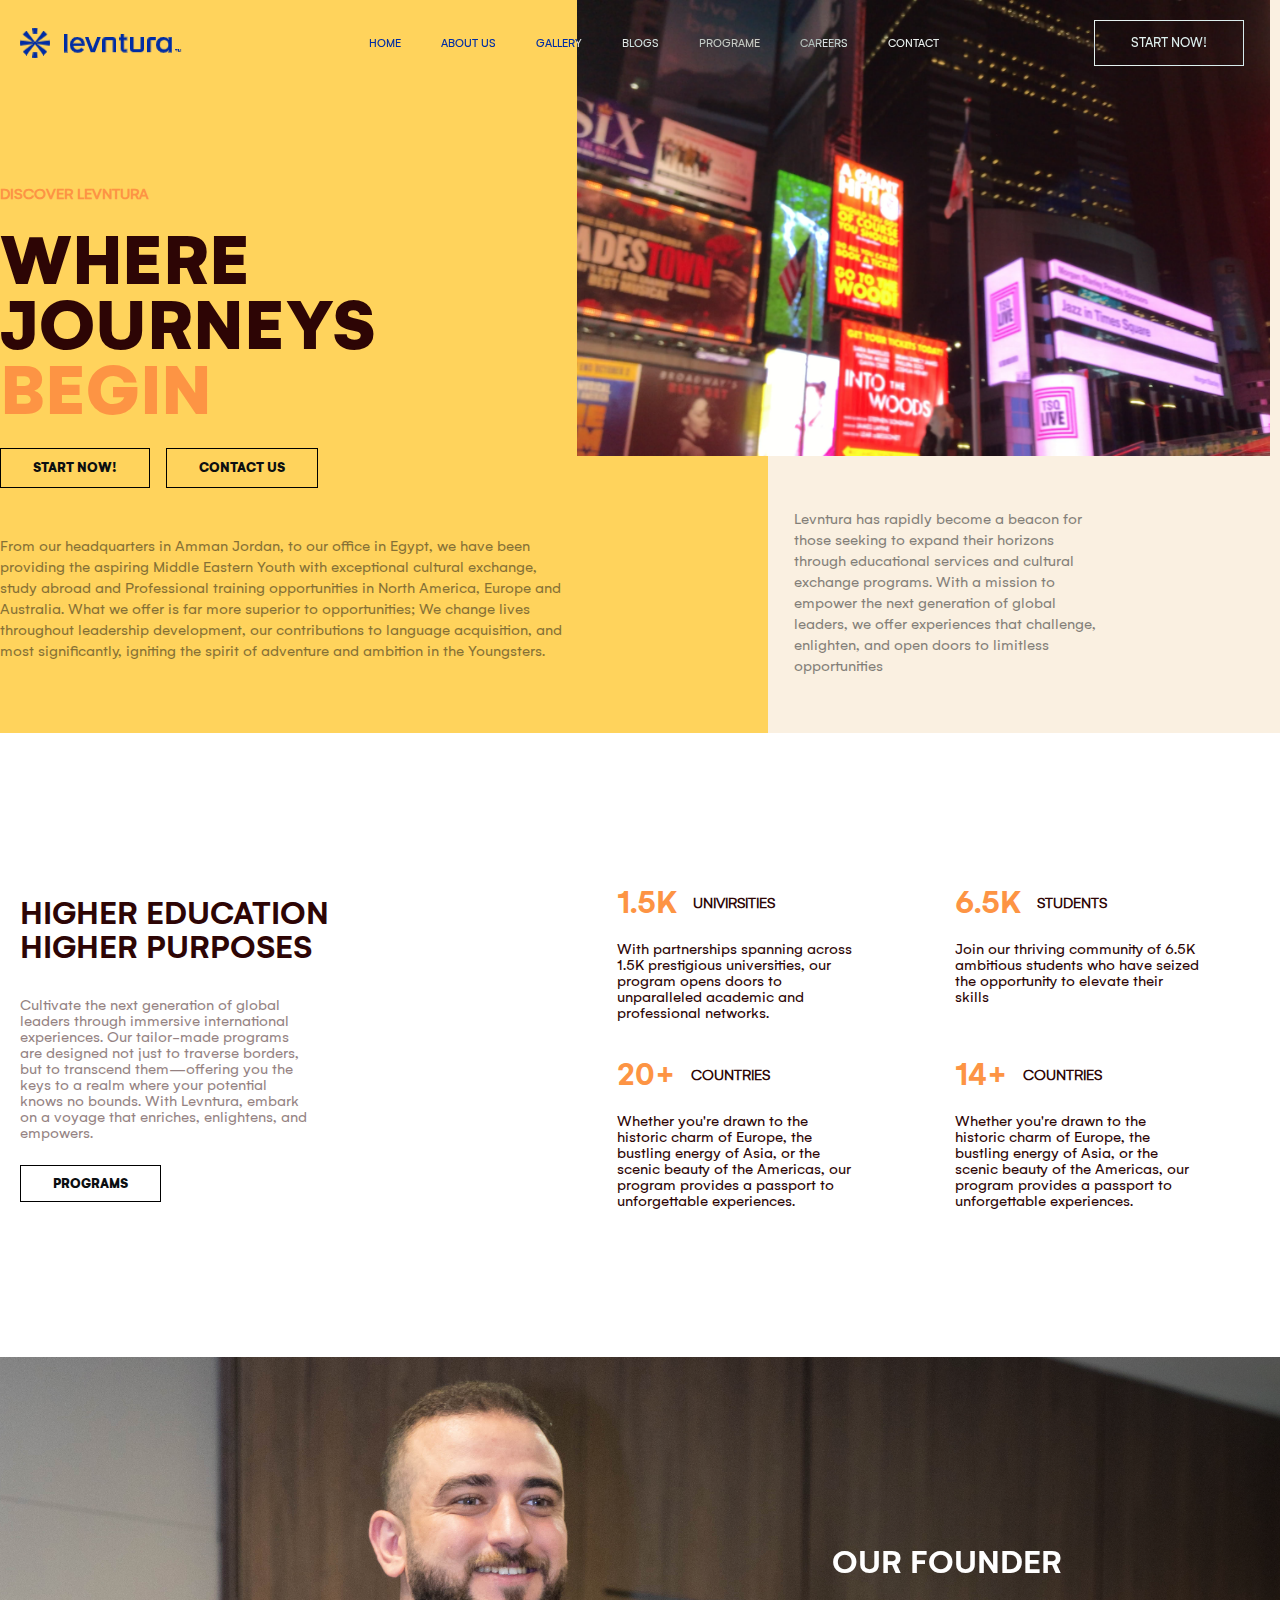
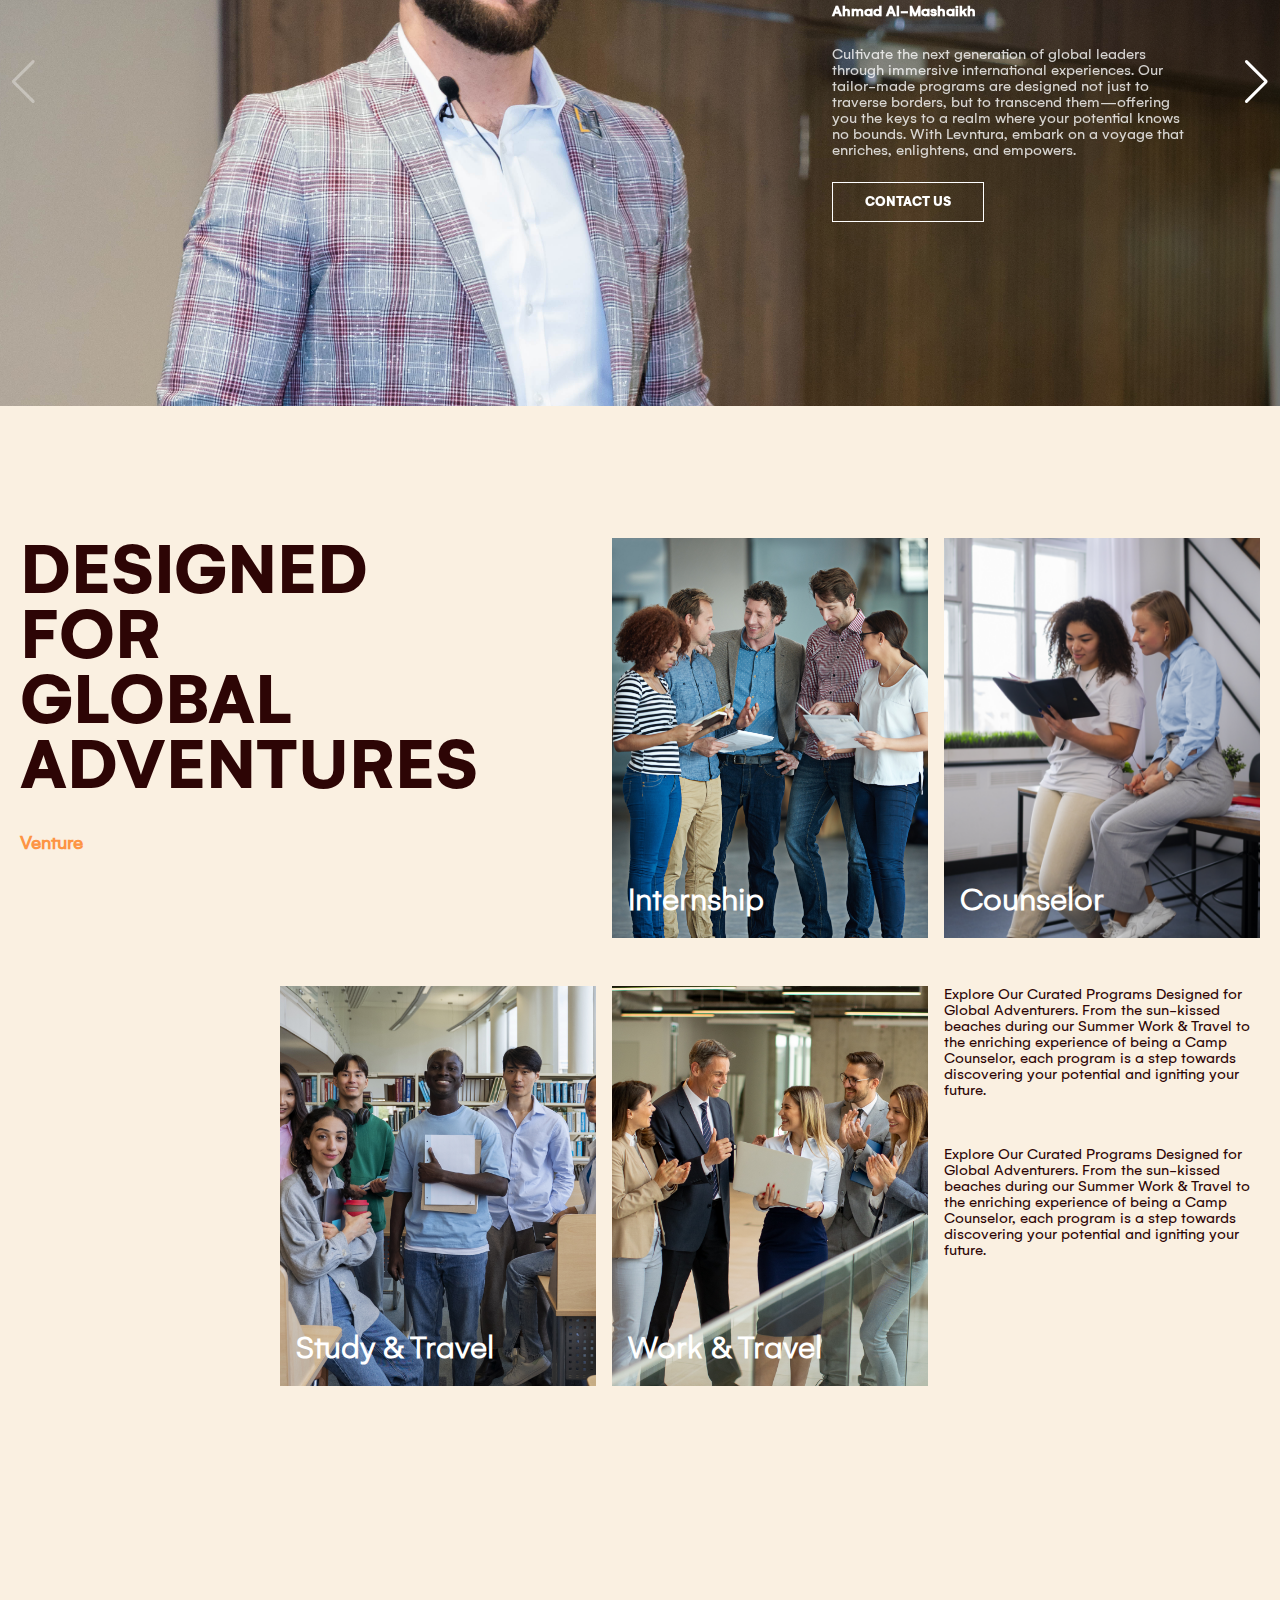
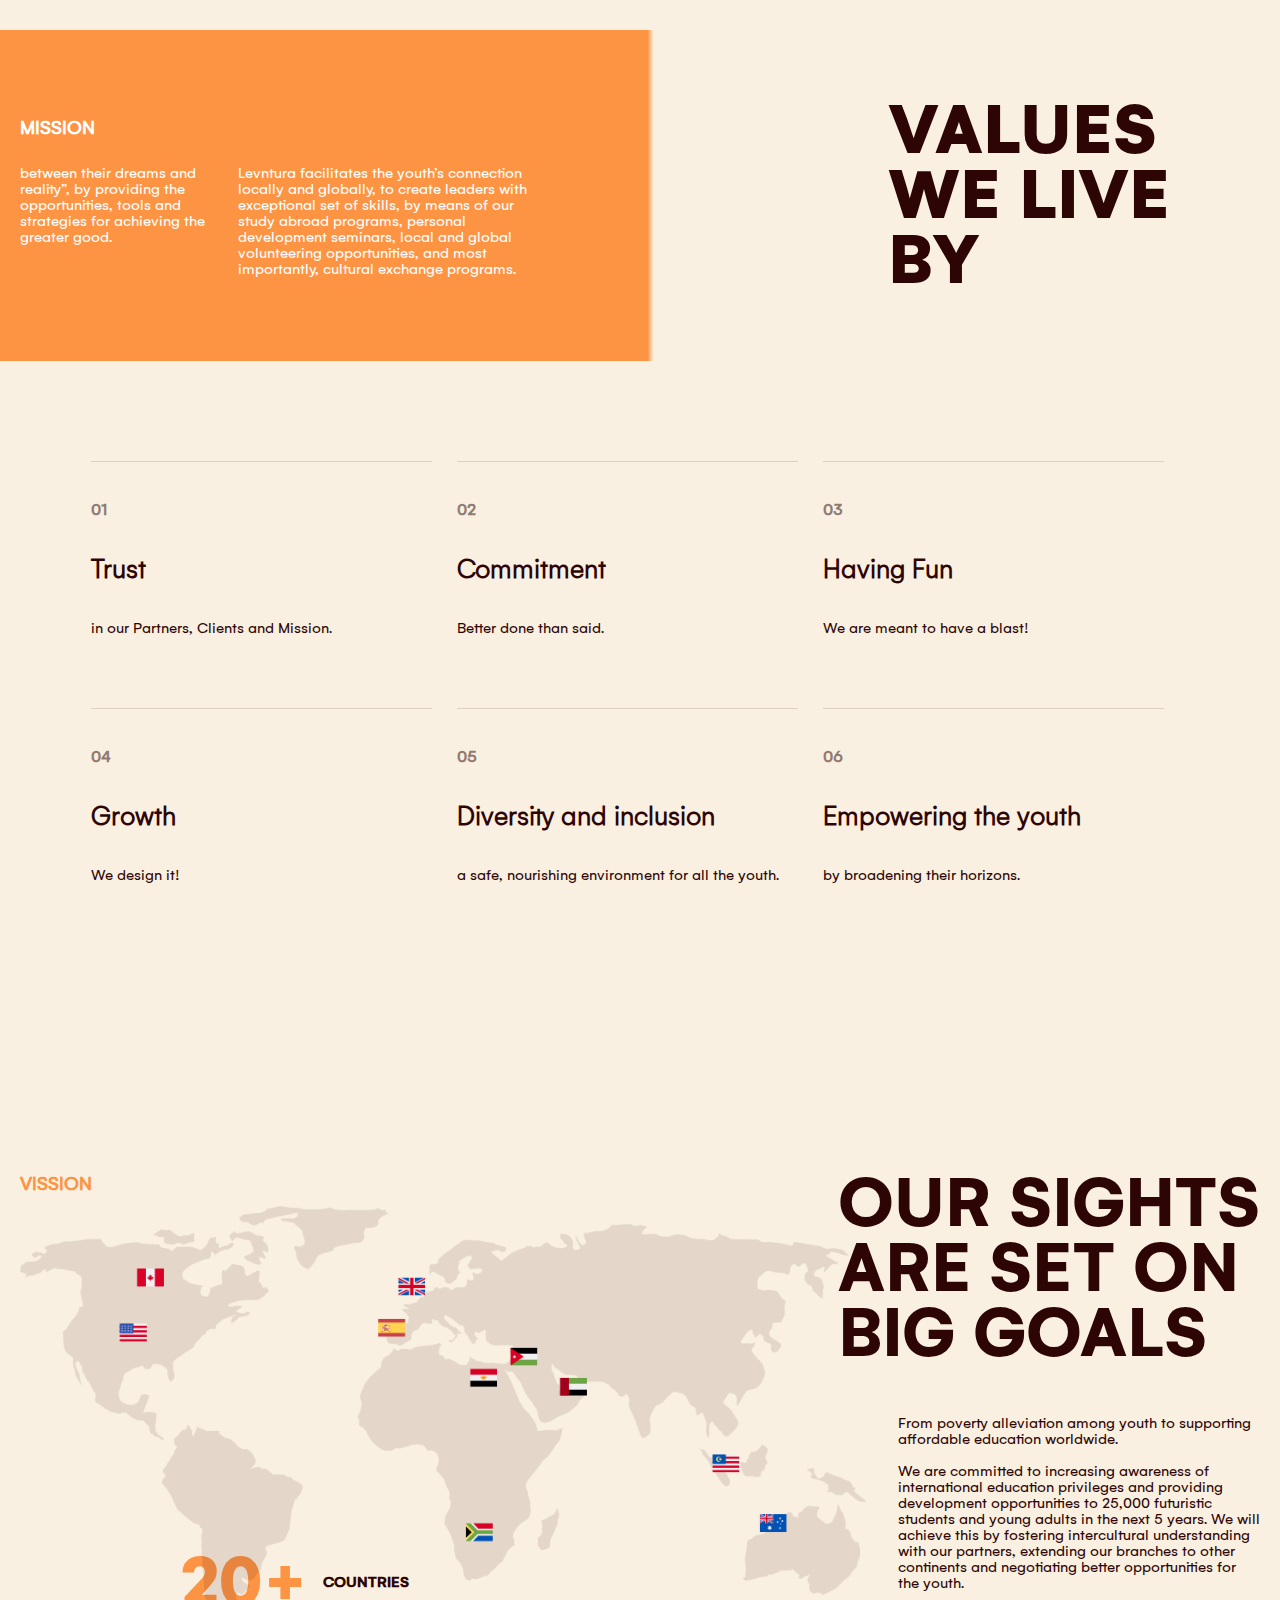
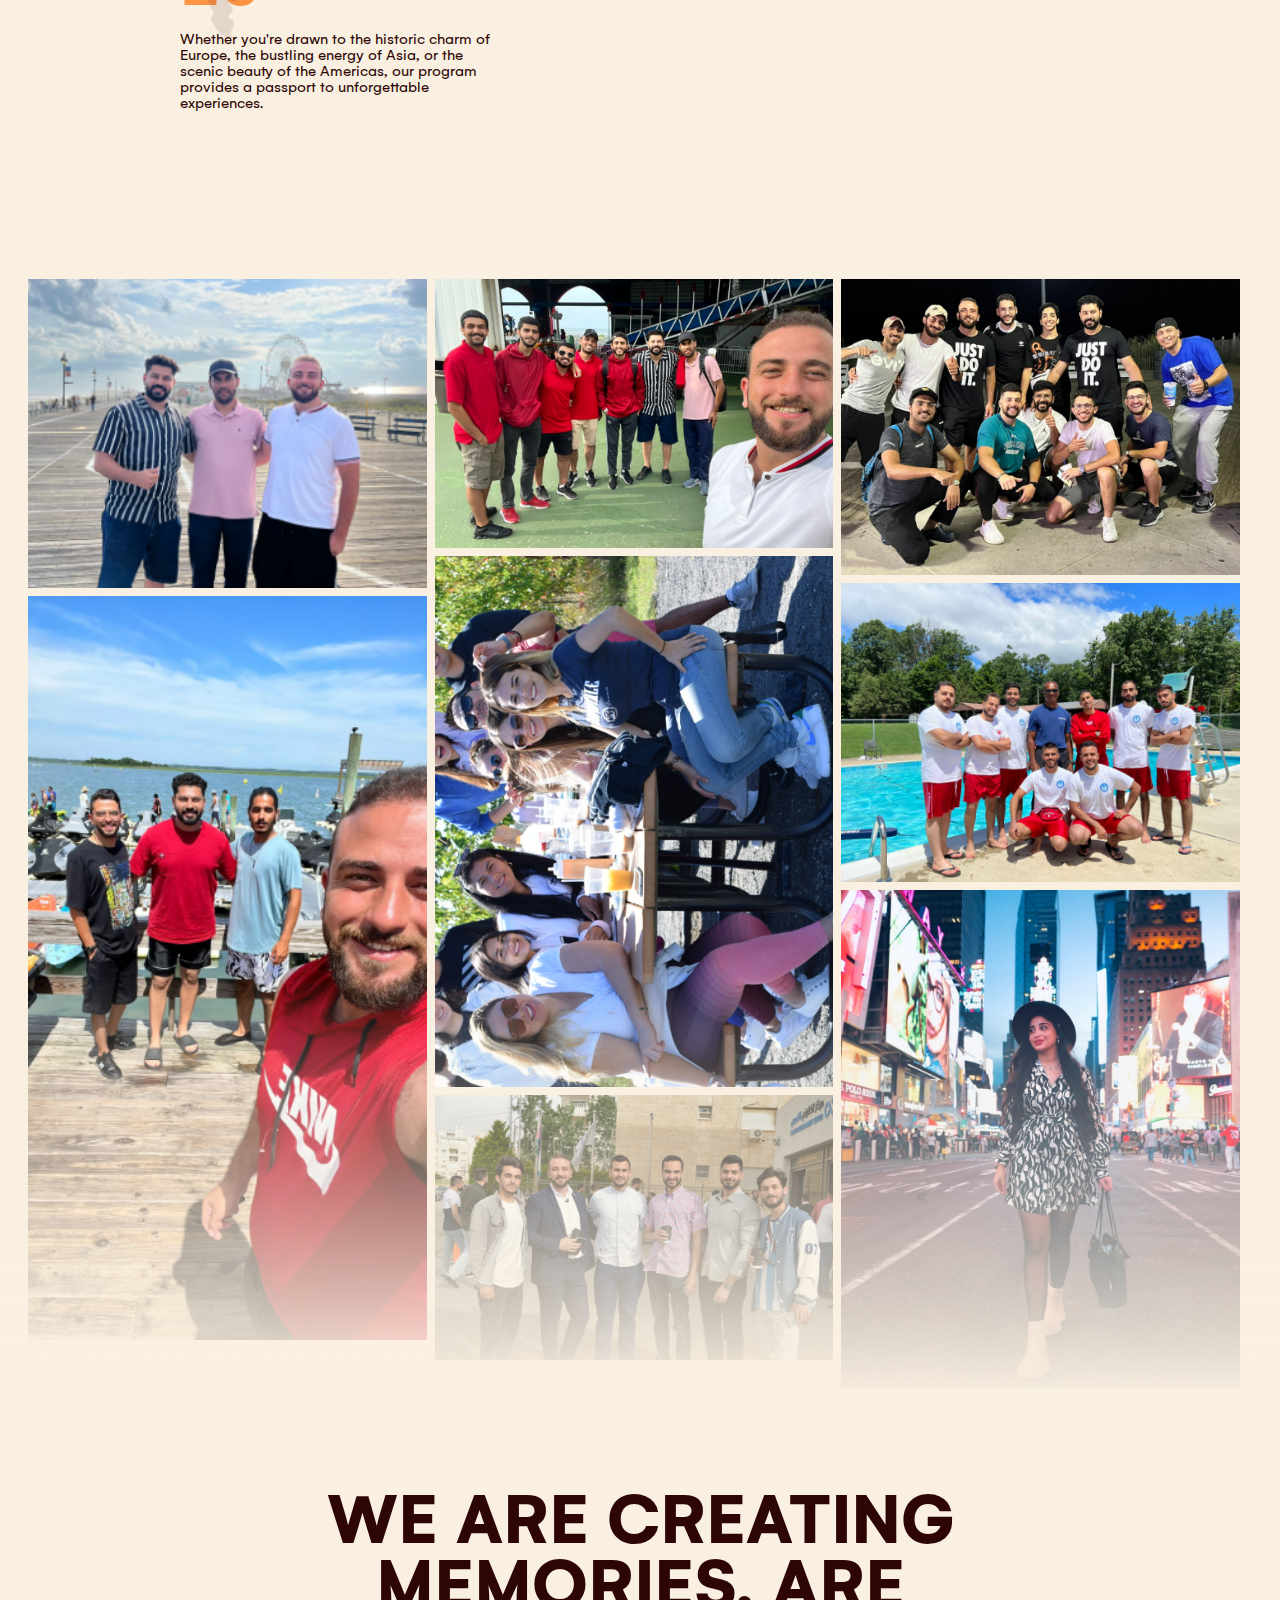
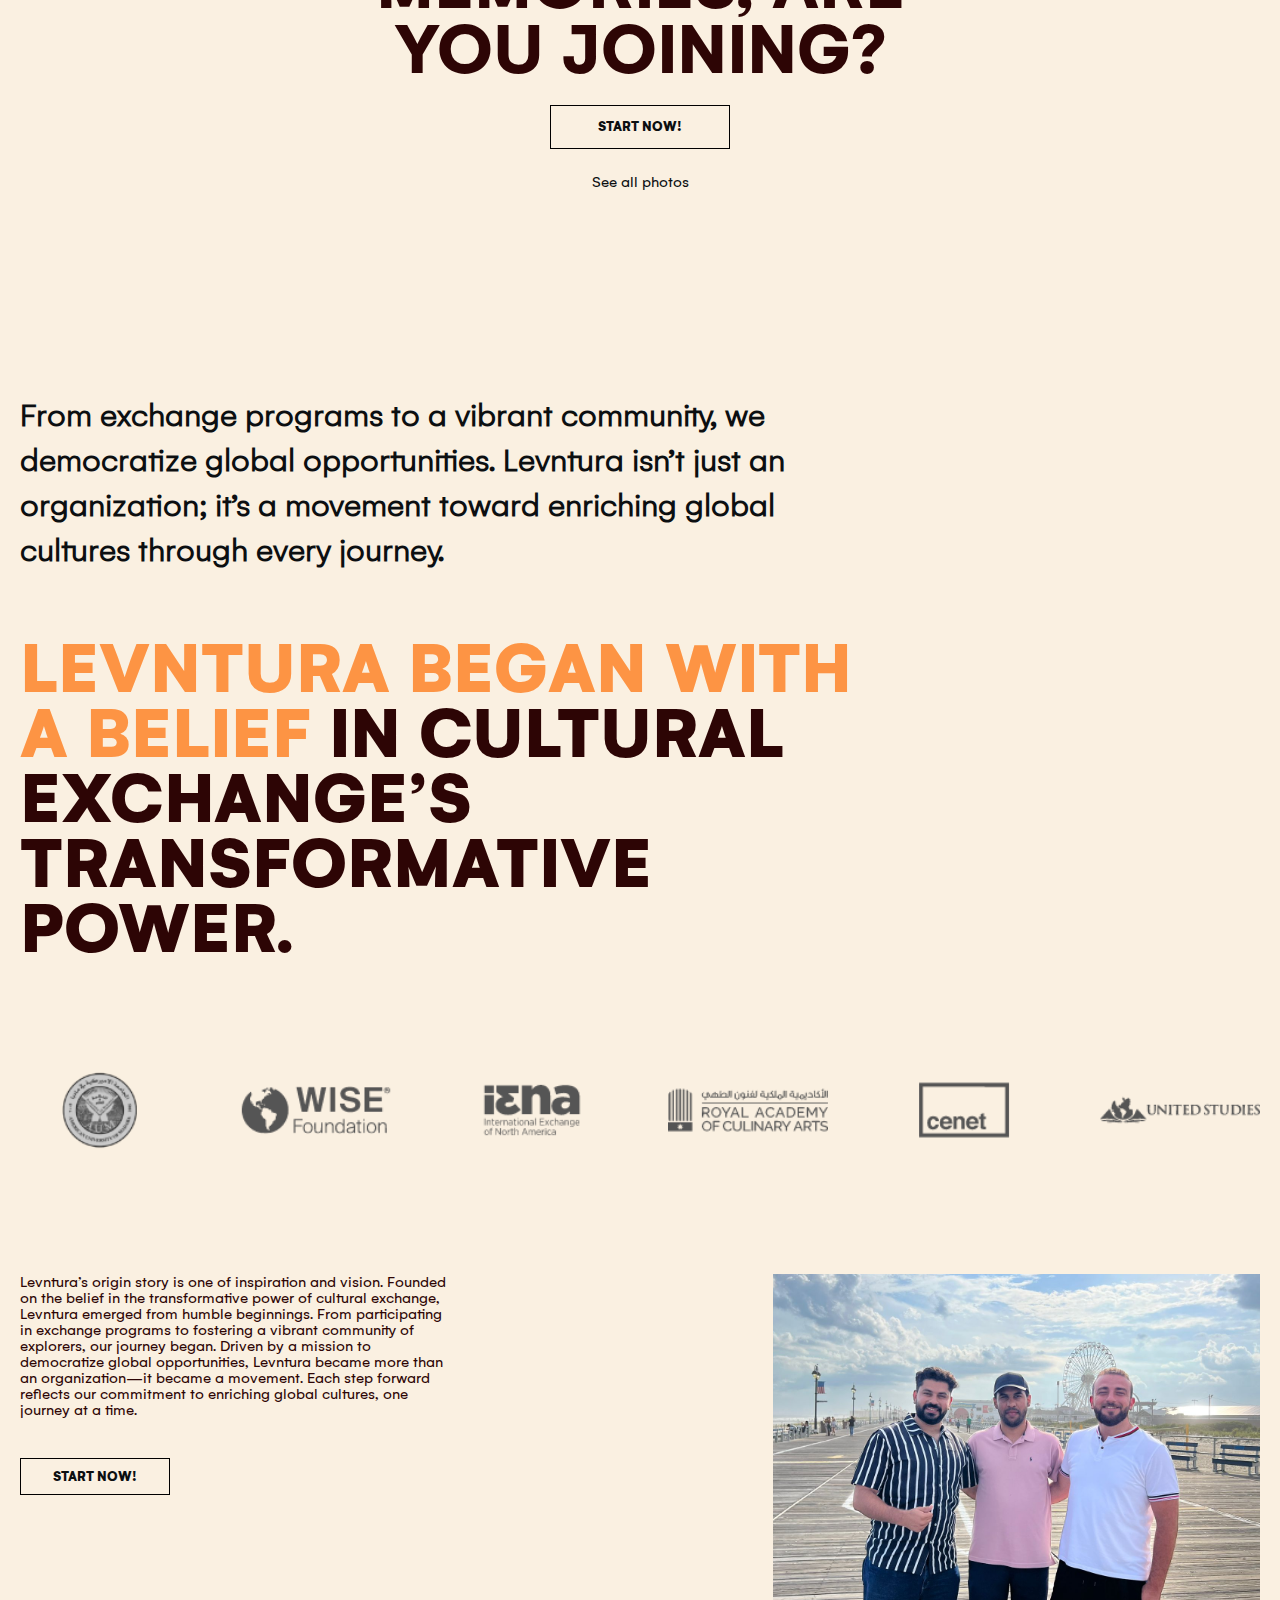
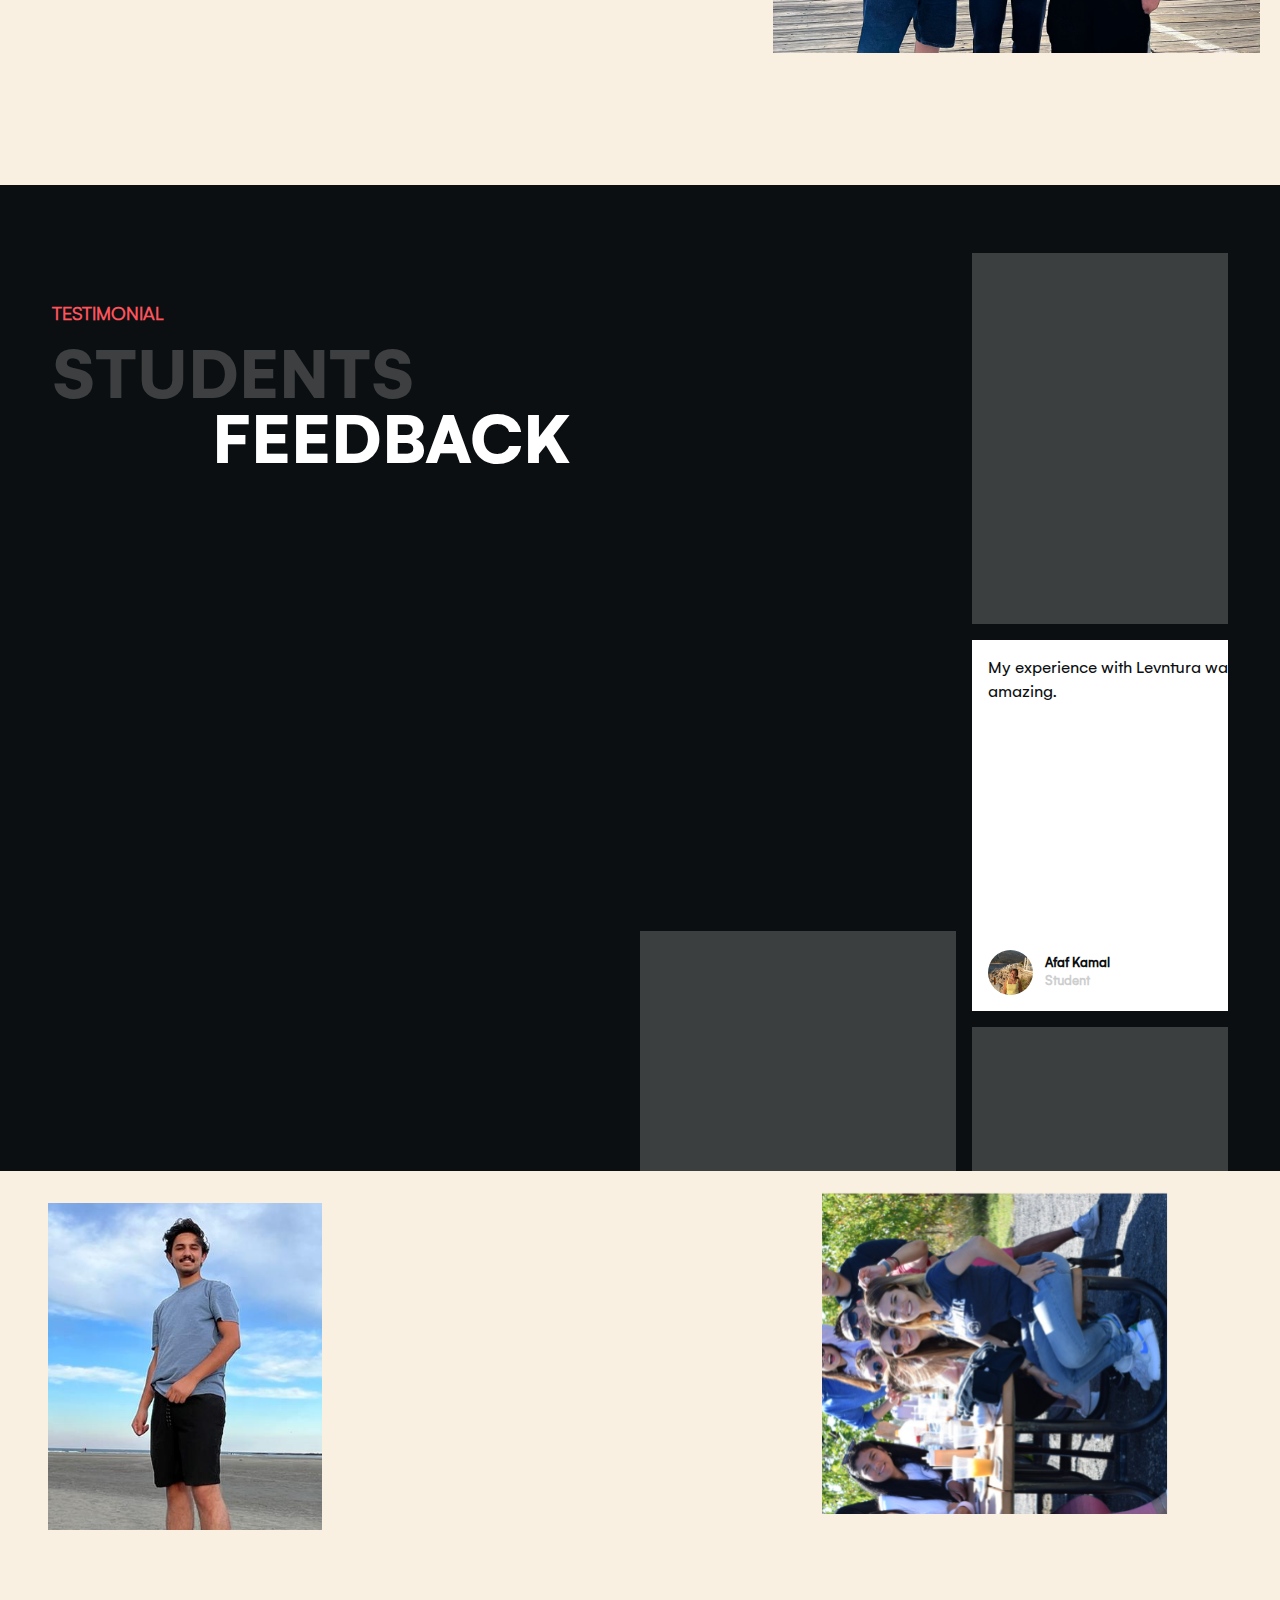
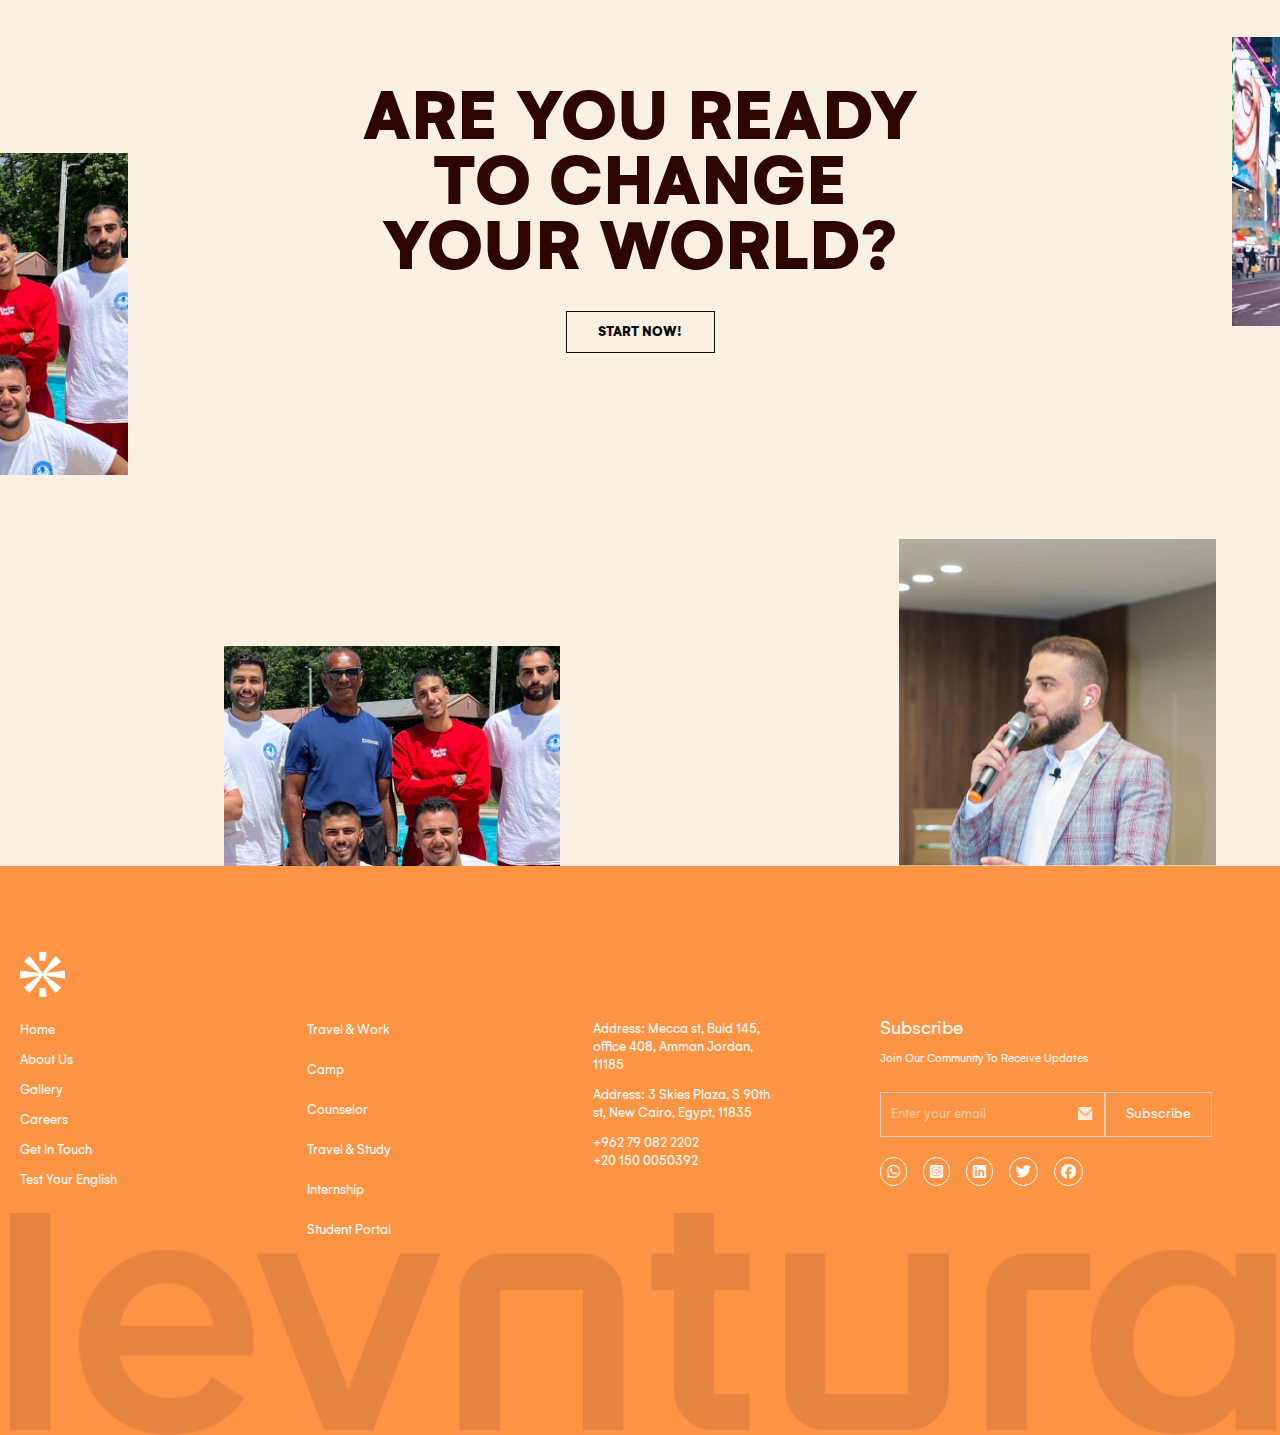
<file: about.html>
<!DOCTYPE html>
<html lang="en">

<head>
  <meta charset="UTF-8" />
  <meta name="viewport" content="width=device-width, initial-scale=1.0" />
  <title>About Us | Levntura</title>

  <!-- Metatag -->
  <meta name="title" content="Mega" />
  <meta name="description"
    content="Levntura has rapidly become a beacon for those seeking to expand their horizons through educational services and cultural exchange programs. With a mission to empower the next generation of global leaders, we offer experiences that challenge, enlighten, and open doors to limitless opportunities." />
  <link rel="shortcut icon" href="icon.png" type="image/svg+xml" />

  <!-- Font Awesome Icons -->
  <link rel="stylesheet" href="https://cdnjs.cloudflare.com/ajax/libs/font-awesome/6.4.2/css/all.min.css" />
  <link rel="stylesheet" href="assets/css/swiper-bundle.min.css" />
  <link rel="stylesheet" href="assets/css/style.css" />
  <link rel="stylesheet" href="assets/css/responsive.css" />
</head>

<body>
  <div class="main">
    <!-- ------------------- Header Start ---------------------- -->
    <header class="header" data-header>
      <div class="home__navabr">
        <a href="index.html" class="logo">
          <img src="assets/images/Logo.png" alt="Levntura" />
        </a>

        <nav class="navbar" data-navbar>
          <div class="wrapper">
            <a href="#">
              <img class="nav__logo" src="assets/images/Logo.png" alt="Levntura" />
            </a>

            <button class="nav-close-btn" aria-label="close menu" data-nav-toggler>
              <i class="fa-solid fa-xmark"></i>
            </button>
          </div>

          <ul class="navbar-list">
            <li class="navbar-item">
              <a href="index.html" class="navbar-link" data-nav-link>Home</a>
            </li>

            <li class="navbar-item">
              <a href="about.html" class="navbar-link" data-nav-link>About Us</a>
            </li>

            <li class="navbar-item">
              <a href="gallery.html" class="navbar-link" data-nav-link>Gallery</a>
            </li>

            <li class="navbar-item">
              <a href="blogs.html" class="navbar-link" data-nav-link>Blogs</a>
            </li>

            <li class="navbar-item">
              <a href="all-programs.html" class="navbar-link" data-nav-link>Programe</a>
            </li>

            <li class="navbar-item">
              <a href="careers.html" class="navbar-link" data-nav-link>Careers</a>
            </li>

            <li class="navbar-item">
              <a href="contact.html" class="navbar-link" data-nav-link>Contact</a>
            </li>
          </ul>

          <div class="nav__social_links">
            <a href=""><i class="fa-brands fa-whatsapp"></i></a>
            <a href=""><i class="fa-brands fa-square-instagram"></i></a>
            <a href=""><i class="fa-brands fa-linkedin"></i></a>
            <a href=""><i class="fa-brands fa-twitter"></i></a>
            <a href=""><i class="fa-brands fa-facebook"></i></a>
          </div>
        </nav>

        <button class="nav-open-btn" aria-label="open menu" data-nav-toggler>
          <i class="fa-solid fa-bars"></i>
        </button>

        <a href="contact.html" class="btn">Start Now! </a>

        <div class="overlay" data-nav-toggler data-overlay></div>
      </div>
    </header>


    <!-- ----------------------- About Hero Section ---------------------- -->
    <div class="about_main_hero">
      <section class="about_hero">
        <div class="about_hero_left">
          <div class="about__container">
            <div class="about_left_content">
              <h6 class="about_small_title">Discover Levntura</h6>

              <h1 class="about_big_heading">
                Where Journeys <span class="orenged">Begin</span>
              </h1>

              <div class="buttons aboutUsBannerBtn">
                <a href="" class="btn_one">Start Now!</a>
                <a href="" class="btn_two">Contact US</a>
              </div>

              <p class="about_article">
                From our headquarters in Amman Jordan, to our office in Egypt,
                we have been providing the aspiring Middle Eastern Youth with
                exceptional cultural exchange, study abroad and Professional
                training opportunities in North America, Europe and Australia.
                What we offer is far more superior to opportunities; We change
                lives throughout leadership development, our contributions to
                language acquisition, and most significantly, igniting the
                spirit of adventure and ambition in the Youngsters.
              </p>
            </div>
          </div>
        </div>
        <div class="about_hero_right">
          <div class="about_right_img">
            <img src="assets/images/about/about_hero.png" alt="" />
          </div>

          <div class="about_bottom_article">
            <p>
              Levntura has rapidly become a beacon for those seeking to expand
              their horizons through educational services and cultural exchange
              programs. With a mission to empower the next generation of global
              leaders, we offer experiences that challenge, enlighten, and open
              doors to limitless opportunities
            </p>
          </div>
        </div>
      </section>
    </div>

    <!-- ----------------------- About Section Two ---------------------- -->

    <section class="education">
      <div class="container">
        <div class="education_content">
          <div class="education_left">
            <h2>
              HIGHER EDUCATION <br />
              HIGHER PURPOSES
            </h2>

            <p>
              Cultivate the next generation of global leaders through
              immersive international experiences. Our tailor-made programs
              are designed not just to traverse borders, but to transcend
              them—offering you the keys to a realm where your potential knows
              no bounds. With Levntura, embark on a voyage that enriches,
              enlightens, and empowers.
            </p>

            <a href="" class="btn_one">PROGRAMS</a>
          </div>

          <div class="education_right">
            <div class="education_right_first">
              <div class="details_container">
                <div class="education_details">
                  <h1>1.5K</h1>

                  <h6>UNIVIRSITIES</h6>
                </div>

                <div class="education_article">
                  <p>
                    With partnerships spanning across 1.5K prestigious
                    universities, our program opens doors to unparalleled
                    academic and professional networks.
                  </p>
                </div>
              </div>

              <div class="details_container">
                <div class="education_details">
                  <h1>6.5K</h1>

                  <h6>STUDENTS</h6>
                </div>

                <div class="education_article">
                  <p>
                    Join our thriving community of 6.5K ambitious students who
                    have seized the opportunity to elevate their skills
                  </p>
                </div>
              </div>
            </div>

            <div class="education_right_second">
              <div class="details_container">
                <div class="education_details">
                  <h1>20+</h1>

                  <h6>COUNTRIES</h6>
                </div>

                <div class="education_article">
                  <p>
                    Whether you're drawn to the historic charm of Europe, the
                    bustling energy of Asia, or the scenic beauty of the
                    Americas, our program provides a passport to unforgettable
                    experiences.
                  </p>
                </div>
              </div>

              <div class="details_container">
                <div class="education_details">
                  <h1>14+</h1>

                  <h6>COUNTRIES</h6>
                </div>

                <div class="education_article">
                  <p>
                    Whether you're drawn to the historic charm of Europe, the
                    bustling energy of Asia, or the scenic beauty of the
                    Americas, our program provides a passport to unforgettable
                    experiences.
                  </p>
                </div>
              </div>
            </div>
          </div>
        </div>
      </div>
    </section>

    <!-- ----------------------- About Section Three ---------------------- -->

    <section class="founders">
      <div class="founder_content">
        <!-- Swiper -->
        <div class="swiper mySwiper">
          <div class="swiper-wrapper">
            <!-- First Slide -->
            <div class="swiper-slide">
              <div class="founder_img"
                style="background-image: url('assets/images/about/Founder.png'); width: 100%; height: 649px;">
                <div class="founder_info">
                  <h2>OUR FOUNDER</h2>
                  <h6>Ahmad Al-Mashaikh</h6>
                  <p class="article">
                    Cultivate the next generation of global leaders through immersive
                    international experiences. Our tailor-made programs are designed not
                    just to traverse borders, but to transcend them—offering you the
                    keys to a realm where your potential knows no bounds. With Levntura,
                    embark on a voyage that enriches, enlightens, and empowers.
                  </p>
                  <a href="" class="btn_three">Contact Us</a>
                </div>
              </div>
            </div>
            <!-- Second Slide -->
            <div class="swiper-slide">
              <div class="founder_img"
                style="background-image: url('assets/images/about/Mask\ Group\ 30.png'); width: 100%; height: 649px;">
                <div class="founder_info">
                  <h2>OUR FOUNDER</h2>
                  <h6>John Doe</h6>
                  <p class="article">
                    Embark on a journey with Levntura where leadership and innovation
                    converge. Our programs are crafted to empower individuals to break
                    through boundaries and achieve unprecedented growth, both personally
                    and professionally.
                  </p>
                  <a href="" class="btn_three">Contact Us</a>
                </div>
              </div>
            </div>
          </div>
          <div class="swiper-button-next"></div>
          <div class="swiper-button-prev"></div>
        </div>

      </div>
    </section>

    <!-- ----------------------- About Section Four ---------------------- -->
    <section class="about_venture">
      <div class="container">
        <div class="about_venture_content">
          <div class="venture_top_content">
            <div class="venture_headings">
              <h1>Designed for Global AdventureS</h1>

              <h4>Venture</h4>
            </div>

            <div class="venture_images">
              <div class="venture_card__image">
                <img src="assets/images/about/a-v-1.png" alt="image" />

                <h3 class="programe_name">Internship</h3>
              </div>

              <div class="venture_card__image">
                <img src="assets/images/about/a-v-2.png" alt="image" />

                <h3 class="programe_name">Counselor</h3>
              </div>
            </div>
          </div>

          <div class="venture_bottom_content">
            <div class="venture_images">
              <div class="venture_card__image ventureCardAnimtaion">
                <img src="assets/images/about/a-v-3.png" alt="image" />

                <h3 class="programe_name">Study & Travel</h3>
              </div>

              <div class="venture_card__image">
                <img src="assets/images/about/a-v-4.png" alt="image" />

                <h3 class="programe_name">Work & Travel</h3>
              </div>

              <div class="venture_card__image">
                <p>
                  Explore Our Curated Programs Designed for Global
                  Adventurers. From the sun-kissed beaches during our Summer
                  Work & Travel to the enriching experience of being a Camp
                  Counselor, each program is a step towards discovering your
                  potential and igniting your future.
                </p>

                <p>
                  Explore Our Curated Programs Designed for Global
                  Adventurers. From the sun-kissed beaches during our Summer
                  Work & Travel to the enriching experience of being a Camp
                  Counselor, each program is a step towards discovering your
                  potential and igniting your future.
                </p>
              </div>
            </div>
          </div>
        </div>
      </div>
    </section>

    <!-- ----------------------- Mission Section ---------------------- -->
    <section class="mission">
      <div class="mission_top">
        <div class="container">
          <div class="mission_top_content">
            <div class="small_title">
              <h4>Mission</h4>

              <div class="mission-article">
                <p>
                  between their dreams and reality”, by providing the
                  opportunities, tools and strategies for achieving the
                  greater good.
                </p>

                <article>
                  Levntura facilitates the youth’s connection locally and
                  globally, to create leaders with exceptional set of skills,
                  by means of our study abroad programs, personal development
                  seminars, local and global volunteering opportunities, and
                  most importantly, cultural exchange programs.
                </article>
              </div>
            </div>

            <div class="large_title">
              <h1>Values we live by</h1>
            </div>
          </div>
        </div>
      </div>

      <div class="mission__container container">
        <div class="mission_bottom">
          <div class="mission__list">
            <div class="mission__list-box">
              <h4 class="number">01</h4>
              <h4>Trust</h4>
              <p>in our Partners, Clients and Mission.</p>
            </div>
            <div class="mission__list-box">
              <h4 class="number">02</h4>
              <h4>Commitment</h4>
              <p>Better done than said.</p>
            </div>
            <div class="mission__list-box">
              <h4 class="number">03</h4>
              <h4>Having Fun</h4>
              <p>We are meant to have a blast!</p>
            </div>

            <div class="mission__list-box">
              <h4 class="number">04</h4>
              <h4>Growth</h4>
              <p>We design it!</p>
            </div>
            <div class="mission__list-box">
              <h4 class="number">05</h4>
              <h4>Diversity and inclusion</h4>
              <p>a safe, nourishing environment for all the youth.</p>
            </div>
            <div class="mission__list-box">
              <h4 class="number">06</h4>
              <h4>Empowering the youth</h4>
              <p>by broadening their horizons.</p>
            </div>
          </div>
        </div>
      </div>
    </section>

    <!-- ----------------------- About Section Five ---------------------- -->

    <section class="world_wide">
      <div class="container">
        <div class="world_content">
          <div class="world_top_headings">
            <h4>VISSION</h4>

            <h1>
              Our sights <br> are set on <br> big goals
            </h1>
          </div>

          <div class="world-map">
            <div class="world-map_image">
              <img src="assets/images/about/Group 6210.png" alt="" />
            </div>

            <article class="map_article">
              <p>From poverty alleviation among youth to supporting affordable education worldwide.
              </p>
              <br>
              <p>We are committed to increasing awareness of international education privileges and providing
                development opportunities to 25,000 futuristic students and young adults in the next 5 years. We will
                achieve this by fostering intercultural understanding with our partners, extending our branches to other
                continents and negotiating better opportunities for the youth.</p>
            </article>

            <div class="country">
              <div class="country_top">
                <h1>20+</h1>

                <h6>COUNTRIES</h6>
              </div>

              <div class="country_down">
                <p>
                  Whether you're drawn to the historic charm of Europe, the
                  bustling energy of Asia, or the scenic beauty of the
                  Americas, our program provides a passport to unforgettable
                  experiences.
                </p>
              </div>
            </div>
          </div>
        </div>
      </div>
    </section>

    <!-- ----------------------- About Section Six ---------------------- -->

    <section class="tour_images">
      <div class="container">
        <div class="images-content">
          <!-- Photo Grid -->
          <div class="row">
            <div class="column">
              <img src="assets/images/about/i1.png" style="width: 100%" />
              <img src="assets/images/about/i4.png" style="width: 100%" />
            </div>

            <div class="column">
              <img src="assets/images/about/i2.png" style="width: 100%" />
              <img src="assets/images/about/i5.png" style="width: 100%" />
              <img src="assets/images/about/i8.png" style="width: 100%" />
            </div>

            <div class="column">
              <img src="assets/images/about/i3.png" style="width: 100%" />
              <img src="assets/images/about/i6.png" style="width: 100%" />
              <img src="assets/images/about/i9.png" style="width: 100%" />
            </div>
          </div>
        </div>
      </div>
    </section>

    <!-- ----------------------- About Section Seven ---------------------- -->
    <section class="gardinets_image">
      <div class="gardients">
        <img src="assets/images/about/gardinets.png" alt="" />
      </div>
    </section>

    <!-- ----------------------- About Section Eight / All Image --------------------- -->
    <section class="all_images">
      <div class="container">
        <div class="images_content">
          <h1>
            We are creating <br />
            memories, are <br />
            you joining?
          </h1>

          <a href="" class="btn_one">Start Now!</a>

          <a href="" class="see_all_btn"> See all photos </a>
        </div>
      </div>
    </section>

    <!-- ----------------------- About More Section ----------------------  -->
    <section class="about_more">
      <div class="about_more-top">
        <div class="container">
          <div class="about_more-content">
            <h2>
              From exchange programs to a vibrant community, we democratize
              global opportunities. Levntura isn’t just an organization; it’s
              a movement toward enriching global cultures through every
              journey.
            </h2>

            <h1>
              <span class="orenged">Levntura began with a belief</span> in
              cultural exchange’s transformative power.
            </h1>
          </div>
        </div>
      </div>

      <div class="brand__container swiper">
        <div class="swiper sample-slider brand_content">
          <div class="swiper-wrapper">

            <article class="swiper-slide">
              <div class="barand__image">
                <img src="assets/images/home/b-1.png" alt="image" />
              </div>
            </article>

            <article class="swiper-slide">
              <div class="barand__image">
                <img src="assets/images/home/b-2.png" alt="image" />
              </div>
            </article>

            <article class="swiper-slide">
              <div class="barand__image">
                <img src="assets/images/home/b-3.png" alt="image" />
              </div>
            </article>

            <article class="swiper-slide">
              <div class="barand__image">
                <img src="assets/images/home/b-4.png" alt="image" />
              </div>
            </article>

            <article class="swiper-slide">
              <div class="barand__image">
                <img src="assets/images/home/b-5.png" alt="image" />
              </div>
            </article>

            <article class="swiper-slide">
              <div class="barand__image">
                <img src="assets/images/home/b-6.png" alt="image" />
              </div>
            </article>

            <article class="swiper-slide">
              <div class="barand__image">
                <img src="assets/images/home/b-1.png" alt="image" />
              </div>
            </article>

            
          </div>

          
        </div>
      </div>

      <div class="about_more_bottom">
        <div class="container">
          <div class="about_bottom_content">
            <div class="about_bottom-left">
              <p>
                Levntura’s origin story is one of inspiration and vision.
                Founded on the belief in the transformative power of cultural
                exchange, Levntura emerged from humble beginnings. From
                participating in exchange programs to fostering a vibrant
                community of explorers, our journey began. Driven by a mission
                to democratize global opportunities, Levntura became more than
                an organization—it became a movement. Each step forward
                reflects our commitment to enriching global cultures, one
                journey at a time.
              </p>

              <a href="" class="btn_one">Start Now!</a>
            </div>

            <div class="about_bottom-right">
              <img src="assets/images/about/about-more.png" alt="" />
            </div>
          </div>
        </div>
      </div>
    </section>

    <!-- ----------------------- Students Testimonial ---------------------- -->
    <section class="testimonial">
      <div class="container">
        <div class="testimonial_content">
          <div class="left_content">
            <h4>TESTIMONIAL</h4>

            <h1>
              <span class="grey">STUDENTS</span> <br />
              <span class="white">FEEDBACK</span>
            </h1>
          </div>
          <div class="right_content">
            <div class="image__container">
              <!-- Left column (scrolls up) -->
              <div class="left_column">
                <div class="feedback_box">
                  <div class="blank-box"></div>
                  <div class="feed_back">
                    <div class="quotes">
                      <p>Highly recommend, experienced people and great service.</p>
                    </div>
                    <div class="student_details">
                      <div class="student_img">
                        <img src="assets/images/home/s-1.png" alt="" />
                      </div>
                      <div class="student_name">
                        <h6>Yazan Al-Halawani</h6>
                        <h6 class="position">Student</h6>
                      </div>
                    </div>
                  </div>
                </div>

                <!-- Duplicate content for continuous loop -->
                <div class="feedback_box">
                  <div class="blank-box"></div>
                  <div class="feed_back">
                    <div class="quotes">
                      <p>Professional people. Highly recommend!</p>
                    </div>
                    <div class="student_details">
                      <div class="student_img">
                        <img src="assets/images/home/s-2.png" alt="" />
                      </div>
                      <div class="student_name">
                        <h6>Huthaifa Alkhateeb</h6>
                        <h6 class="position">Student</h6>
                      </div>
                    </div>
                  </div>
                </div>
              </div>

              <!-- Right column (scrolls down) -->
              <div class="right_column">
                <div class="feedback_box">
                  <div class="blank-box"></div>
                  <div class="feed_back">
                    <div class="quotes">
                      <p>My experience with Levntura was amazing.</p>
                    </div>
                    <div class="student_details">
                      <div class="student_img">
                        <img src="assets/images/home/s-3.png" alt="" />
                      </div>
                      <div class="student_name">
                        <h6>Afaf Kamal</h6>
                        <h6 class="position">Student</h6>
                      </div>
                    </div>
                  </div>
                </div>

                <!-- Duplicate content for continuous loop -->
                <div class="feedback_box">
                  <div class="blank-box"></div>
                  <div class="feed_back">
                    <div class="quotes">
                      <p>Fantastic program and service!</p>
                    </div>
                    <div class="student_details">
                      <div class="student_img">
                        <img src="assets/images/home/s-2.png" alt="" />
                      </div>
                      <div class="student_name">
                        <h6>Huthaifa Alkhateeb</h6>
                        <h6 class="position">Student</h6>
                      </div>
                    </div>
                  </div>
                </div>

                <div class="feedback_box">
                  <div class="blank-box"></div>
                  <div class="feed_back">
                    <div class="quotes">
                      <p>My experience with Levntura was amazing.</p>
                    </div>
                    <div class="student_details">
                      <div class="student_img">
                        <img src="assets/images/home/s-3.png" alt="" />
                      </div>
                      <div class="student_name">
                        <h6>Afaf Kamal</h6>
                        <h6 class="position">Student</h6>
                      </div>
                    </div>
                  </div>
                </div>

                <!-- Duplicate content for continuous loop -->
                <div class="feedback_box">
                  <div class="blank-box"></div>
                  <div class="feed_back">
                    <div class="quotes">
                      <p>Fantastic program and service!</p>
                    </div>
                    <div class="student_details">
                      <div class="student_img">
                        <img src="assets/images/home/s-2.png" alt="" />
                      </div>
                      <div class="student_name">
                        <h6>Huthaifa Alkhateeb</h6>
                        <h6 class="position">Student</h6>
                      </div>
                    </div>
                  </div>
                </div>
              </div>
            </div>
          </div>




          <div class="card__container pc_hidden swiper">
            <div class="review_card">
              <div class="swiper-wrapper">
                <article class="swiper-slide">
                  <div class="review_card__text">
                    <div class="blank-box"></div>
                    <div class="feed_back">
                      <div class="quotes">
                        <p>
                          Highly recommend, experienced people and will do
                          anything to make you satisfied. Thanks for the great
                          service
                        </p>
                      </div>

                      <div class="student_details">
                        <div class="student_img">
                          <img src="assets/images/home/s-1.png" alt="" />
                        </div>

                        <div class="student_name">
                          <h6>Yazan Al-Halawani</h6>
                          <h6 class="position">Student</h6>
                        </div>
                      </div>
                    </div>
                    <div class="blank-box_2"></div>
                    <div class="blank-box_2"></div>
                  </div>
                </article>

                <article class="swiper-slide">
                  <div class="review_card__text">
                    <div class="blank-box"></div>
                    <div class="feed_back">
                      <div class="quotes">
                        <p>
                          Experienced and professional people I got my J1 visa
                          within less than 1 month , highly recommend
                        </p>
                      </div>

                      <div class="student_details">
                        <div class="student_img">
                          <img src="assets/images/home/s-2.png" alt="" />
                        </div>

                        <div class="student_name">
                          <h6>Huthaifa Alkhateeb</h6>
                          <h6 class="position">Student</h6>
                        </div>
                      </div>
                    </div>
                    <div class="blank-box_2"></div>
                  </div>
                </article>

                <article class="swiper-slide">
                  <div class="review_card__text">
                    <div class="blank-box"></div>
                    <div class="feed_back">
                      <div class="quotes">
                        <p>
                          My experience with Levntura was more than wonderful,
                          as the Intrenship program is fully final in America.
                          In fact, within two months, they had finished
                          everything. The student turned out to be 100% ready
                          for a work contract, housing, and everything else
                          was fine.
                        </p>
                      </div>

                      <div class="student_details">
                        <div class="student_img">
                          <img src="assets/images/home/s-3.png" alt="" />
                        </div>

                        <div class="student_name">
                          <h6>Afaf Kamal</h6>
                          <h6 class="position">Student</h6>
                        </div>
                      </div>
                    </div>
                    <div class="blank-box_2"></div>
                  </div>
                </article>
              </div>
            </div>
          </div>
        </div>
      </div>
    </section>


    <!-- ----------------------- Section Eleven ---------------------- -->
    <section class="image_showcase">
      <div class="image_showcse_max">
        <div class="image_post">
          <img class="top_one" src="assets/images/home/show-1.png" alt="" />
          <img class="top_two" src="assets/images/home/show-2.png" alt="" />
          <img class="center_one" src="assets/images/home/show-3.png" alt="" />
          <img class="center_two" src="assets/images/home/show-4.png" alt="" />
          <img class="bottom_one" src="assets/images/home/show-3.png" alt="" />
          <img class="bottom_two" src="assets/images/home/show-5.png" alt="" />
        </div>

        <div class="showcase-content">
          <div class="showcase_heading">
            <h1>
              Are You Ready <br />
              to Change <br />
              Your World?
            </h1>

            <a href="" class="start_btn">Start Now!</a>
          </div>
        </div>
      </div>
    </section>

    <!-- ----------------------- Footer ---------------------- -->
    <footer class="footer about_footer">
      <div class="container">
        <div class="footer_content">
          <div class="short_links">
            <img src="assets/images/small-logo.png" alt="" />

            <a href="index.html">Home</a>
            <a href="about.html">About Us</a>
            <a href="gallery.html">Gallery</a>
            <a href="careers.html">Careers</a>
            <a href="contact.html">Get In Touch</a>
            <a href="#">Test Your English</a>
          </div>

          <div class="service_items">
            <h3>
              Travel &
              Work
            </h3>
            <h3>
              Camp
            </h3>

            <h3>
              Counselor
            </h3>
            <h3>
              Travel & Study
            </h3>
            <h3>Internship</h3>

            <h3>Student Portal</h3>

          </div>

          <div class="contact_info">
            <div class="address">
              <p>
                Address: Mecca st, Buld 145, office 408, Amman Jordan, 11185
              </p>

              <p>
                Address: 3 Skies Plaza, S 90th st, New Cairo, Egypt, 11835
              </p>

              <p>
                +962 79 082 2202 <br />
                +20 150 0050392
              </p>
            </div>
          </div>

          <div class="newslatter_socials">
            <div class="newslatter">
              <h4>Subscribe</h4>

              <p>Join Our Community To Receive Updates</p>

              <div class="email_container">
                <form class="newsletter-form" onsubmit="showSuccessMessage(event)">
                  <div class="mail_box">
                    <input type="email" placeholder="Enter your email" required />

                    <span class="mail-logo">
                      <img src="assets/images/envelope.png" alt="" />
                    </span>
                  </div>
                  <button type="submit">Subscribe</button>
                </form>

                <div class="success-message" id="successMessage">Submission Successful!</div>
              </div>
            </div>

            <div class="social_links">
              <a href="#"><i class="fa-brands fa-whatsapp"></i></a>
              <a href="https://www.instagram.com/levntura?igsh=MXFnNzU2cGJneGJ3Yg== "><i class="fa-brands fa-square-instagram"></i></a>
              <a href="https://www.linkedin.com/company/levntura/"><i class="fa-brands fa-linkedin"></i></a>
              <a href="#"><i class="fa-brands fa-twitter"></i></a>
              <a href="https://www.facebook.com/share/2aqP93HU8GyYJazH/?mibextid=LQQJ4d"><i class="fa-brands fa-facebook"></i></a>
            </div>
          </div>
        </div>
      </div>

      <div class="bottom_logo">
        <img src="assets/images/footer-bg.png" alt="" />
      </div>
    </footer>
  </div>

  <!-- Swiper Js -->
  <script src="assets/js/swiper-bundle.min.js"></script>
  <!-- Js file -->
  <script src="assets/js/main.js"></script>
</body>

</html>
</file>
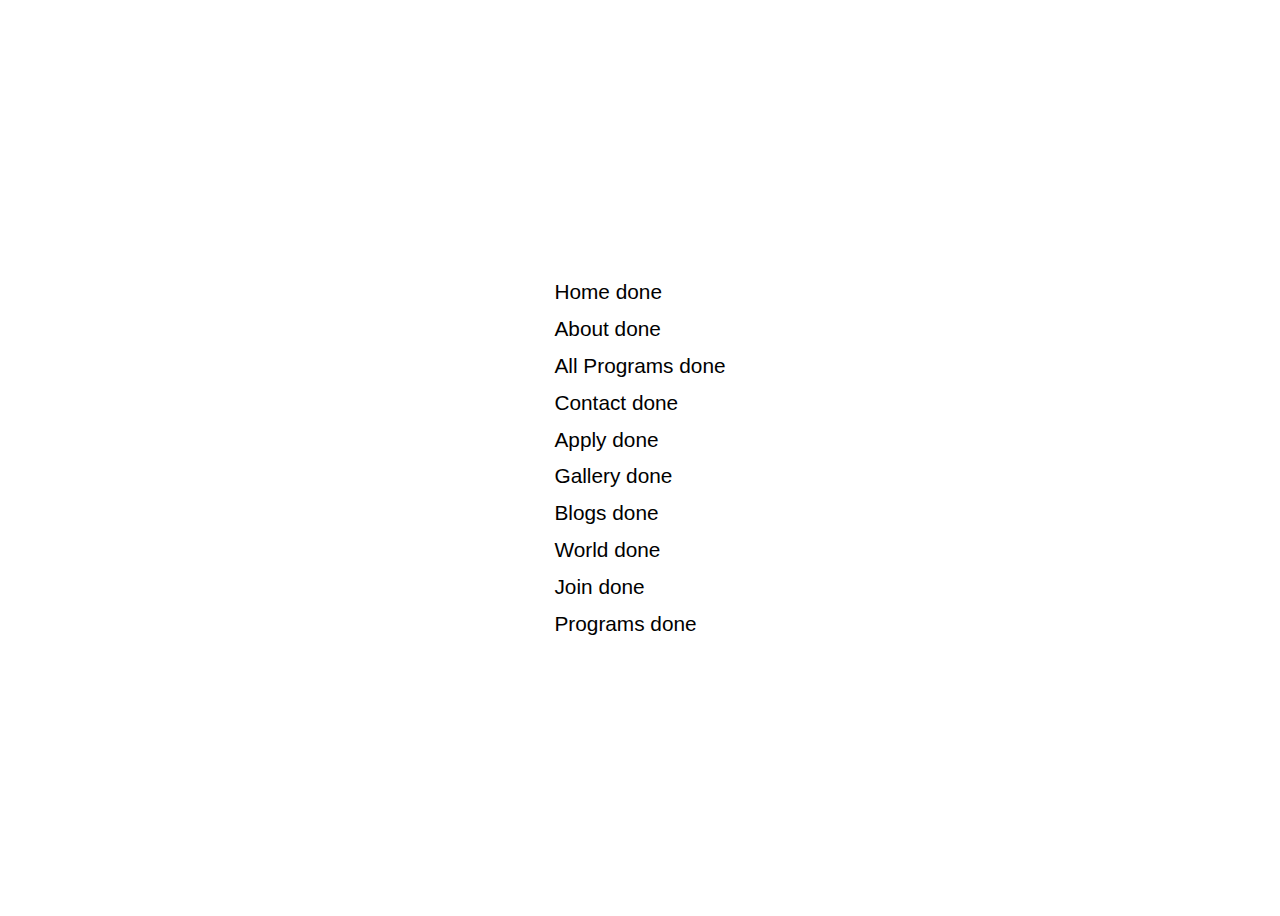
<file: all-page.html>
<!DOCTYPE html>
<html lang="en">

<head>
  <meta charset="UTF-8" />
  <meta name="viewport" content="width=device-width, initial-scale=1.0" />
  <title>All Page</title>
</head>

<style>
  .container {
    height: 100vh;
    width: 100%;
    display: flex;
    align-items: center;
    justify-content: center;
  }

  .all_links {
    display: flex;
    flex-direction: column;
    gap: 0.8rem;
  }

  .all_links a {
    color: rgb(0, 0, 0);
    text-decoration: none;
    font-family: "Gill Sans", "Gill Sans MT", Calibri, "Trebuchet MS",
      sans-serif;
    font-size: 1.3rem;
    transition: all 0.2s ease;
  }

  .all_links a:hover {
    color: rgb(232, 85, 0);
  }
</style>

<body>
  <div class="container">
    <div class="all_links">
      <a href="index.html">Home done</a>
      <a href="about.html">About done</a>
      <a href="all-programs.html">All Programs done</a>
      <a href="contact.html">Contact done</a>
      <a href="apply.html">Apply done</a>
      <a href="gallery.html">Gallery done</a>
      <a href="blogs.html">Blogs done</a>
      <a href="world.html">World done</a>
      <a href="join-team.html">Join done</a>

      <a href="programs.html">Programs done</a>

    </div>
  </div>
</body>

</html>
</file>
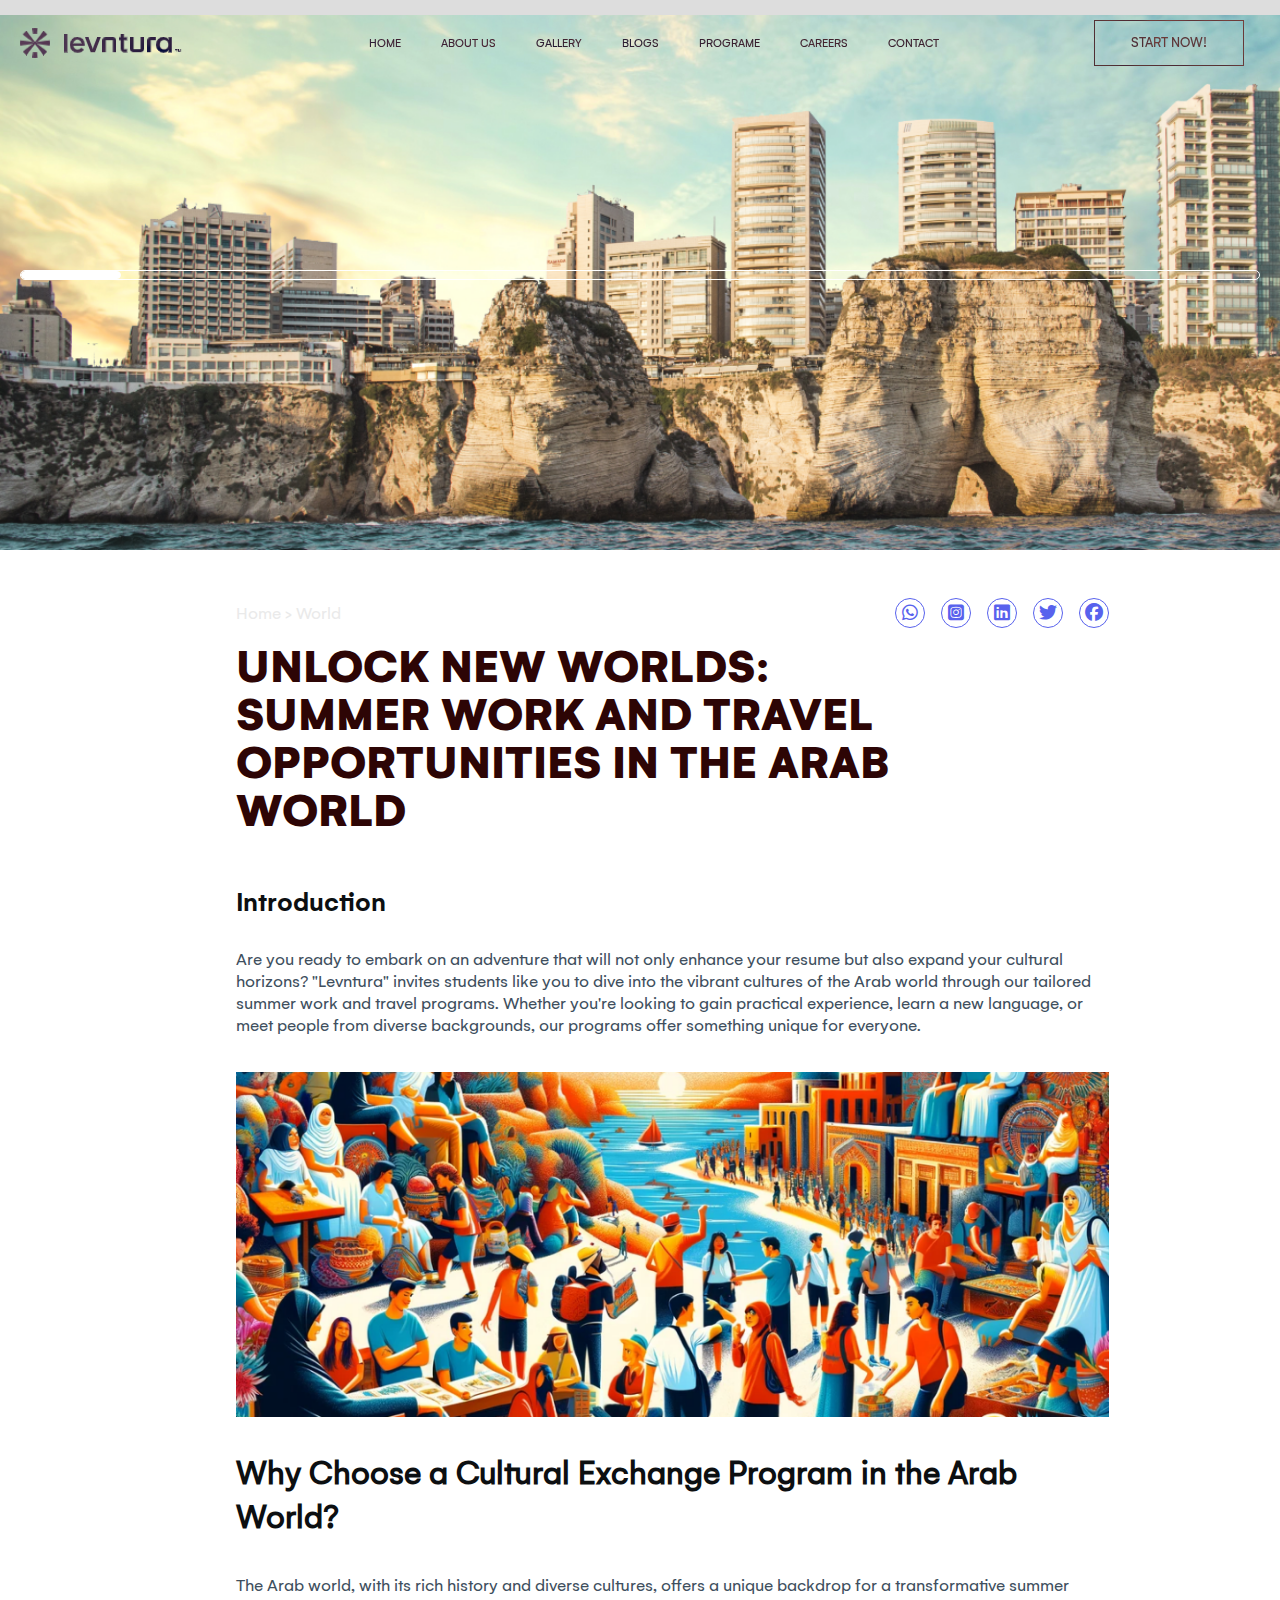
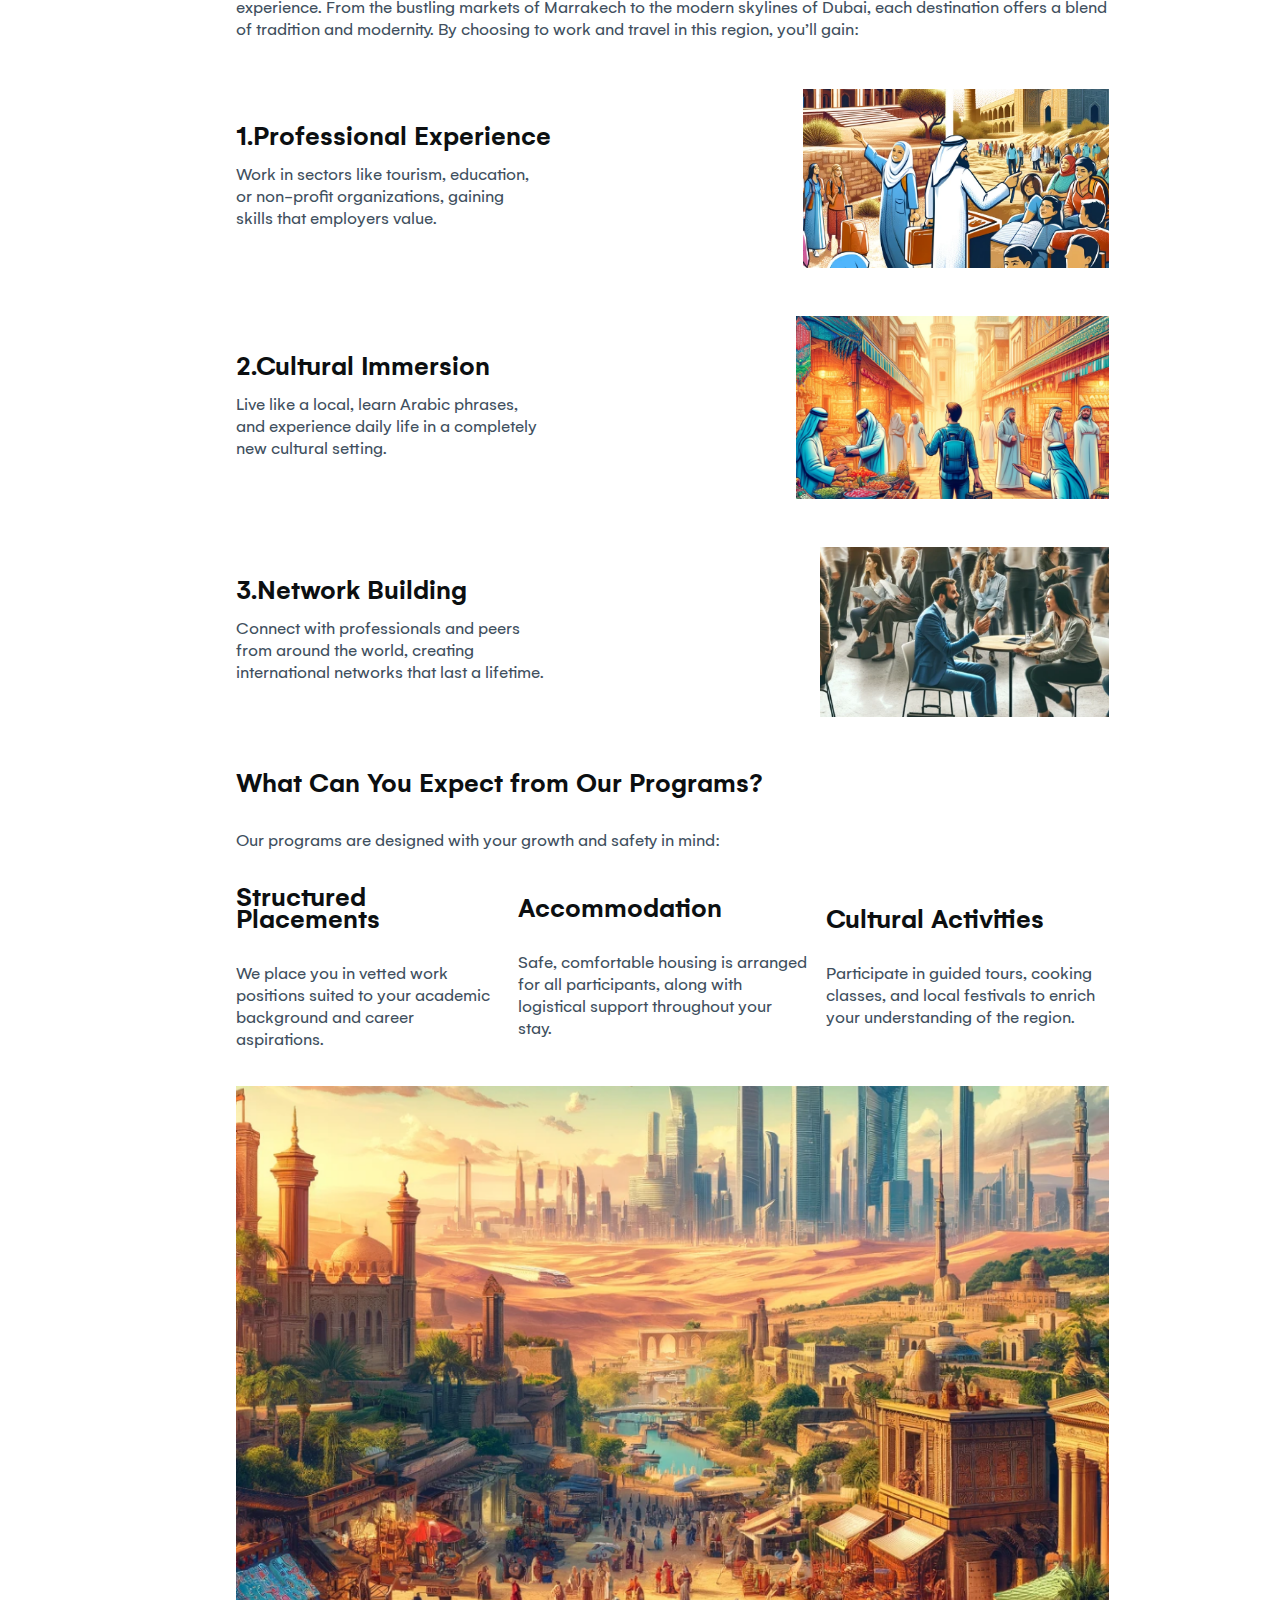
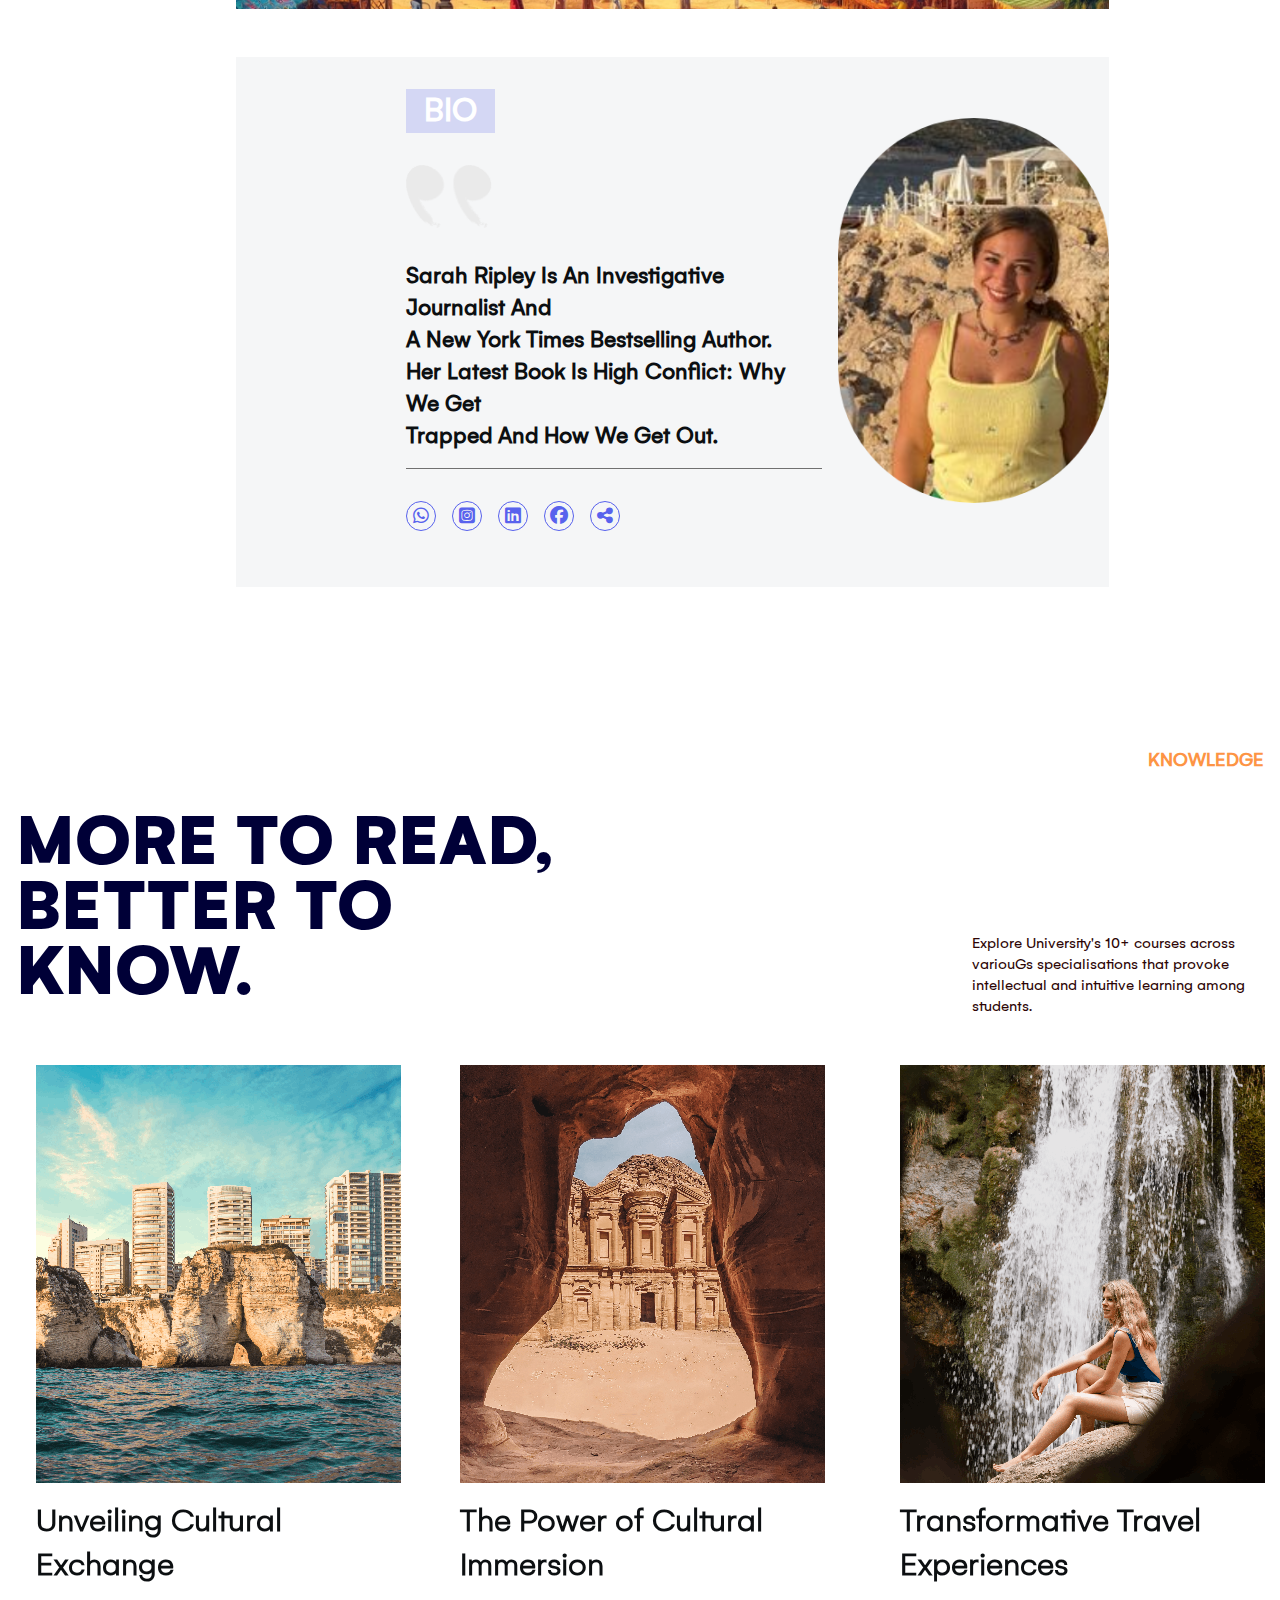
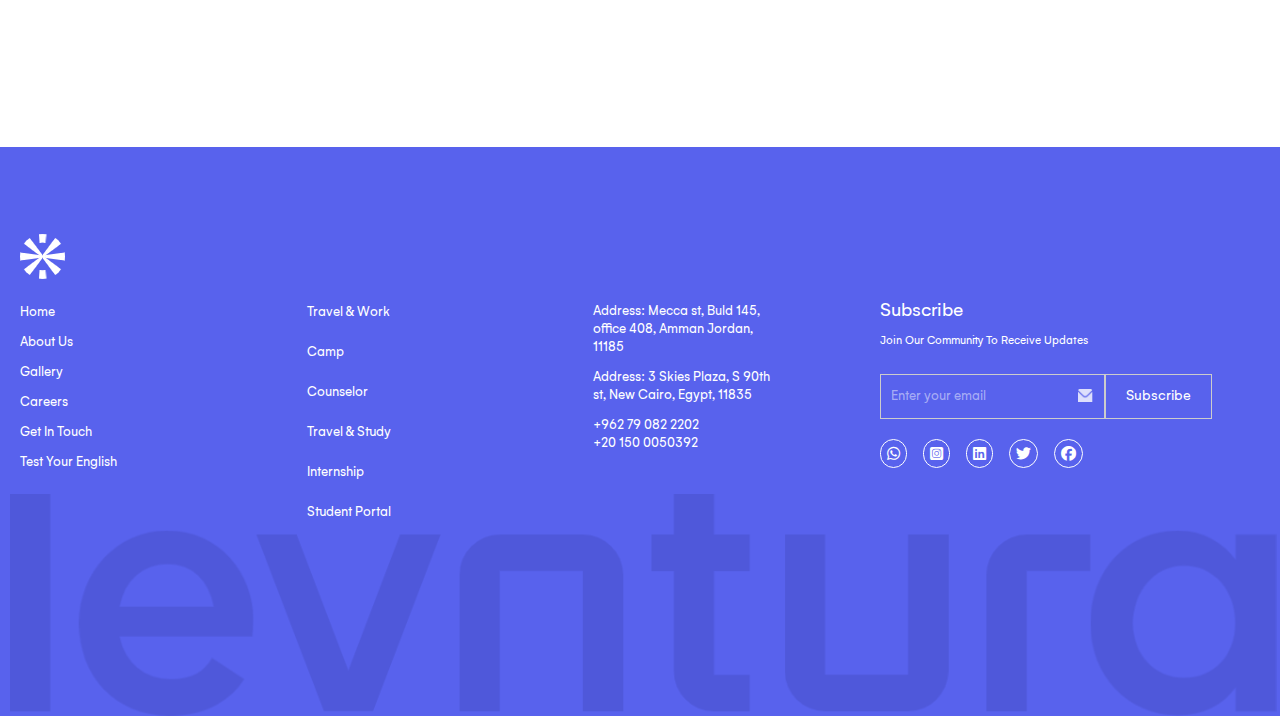
<file: single-post.html>
<!DOCTYPE html>
<html lang="en">

<head>
  <meta charset="UTF-8" />
  <meta name="viewport" content="width=device-width, initial-scale=1.0" />
  <title>Unlock New Worlds: Summer Work and Travel Opportunities in the
    Arab World | Levntura</title>

  <!-- Metatag -->
  <meta name="title" content="Mega" />
  <meta name="description"
    content="Levntura has rapidly become a beacon for those seeking to expand their horizons through educational services and cultural exchange programs. With a mission to empower the next generation of global leaders, we offer experiences that challenge, enlighten, and open doors to limitless opportunities." />
  <link rel="shortcut icon" href="icon.png" type="image/svg+xml" />

  <!-- Font Awesome Icons -->
  <link rel="stylesheet" href="https://cdnjs.cloudflare.com/ajax/libs/font-awesome/6.4.2/css/all.min.css" />
  <link rel="stylesheet" href="assets/css/swiper-bundle.min.css" />
  <link rel="stylesheet" href="assets/css/style.css" />
  <link rel="stylesheet" href="assets/css/responsive.css" />


  <style>
    .world_bg {
      display: flex;
      flex-direction: column;
      justify-content: center;
      align-items: center;
    }

    .world_bg .container {
      width: 100%;
    }

    #progress-container {
      position: fixed;
      top: 0;
      left: 0;
      width: 100%;
      height: 15px;
      background-color: #ddd;
    }

    #progress-bar {
      height: 100%;
      width: 0;
      background-color: #5862ED;
      transition: width 0.25s;
      position: relative;
      display: flex;
      justify-content: center;
      align-items: center;
      border-radius: 2px;
    }

    .progressTextTop {
      font-size: 14px;
      color: #fff !important;
    }

    .progressAreaFixed {
      width: 100%;
      border: 1px solid #fff;
      display: flex;
      border-radius: 10px;
    }

    .progressAreaFixed p {
      padding: 3px 10px;
      background: #fff;
      color: #5862ED;
      font-size: 16px;
      min-width: 100px;
      text-align: center;
      border-radius: 10px;
      border: 1px solid #fff;
      margin-right: -99px;
    }

    .tableContent {
      height: 100vh;
      padding: 30px 0px;
      visibility: hidden;
    }

    .tableContentShow {
      visibility: visible;
    }

    .postContent .container {
      padding: 0px;
    }

    .postContent .container .row {
      display: flex;
      gap: 20px;
    }

    .postContent .sidebarAreaLeft {
      width: 16%;
      position: relative;
    }

    .postContent .sidebarAreaLeft .tableContent {
      position: fixed;
      padding: 80px 0px 30px;
      width: 200px;
      top: 0;
    }

    .postContent .sidebarAreaLeft .tableContent ul li {
      list-style: none;
      margin: 20px 0px;
    }

    .postContent .postContentArea {
      width: 70%;
    }

    .postContent .sidebarAreaRight {
      width: 14%;
    }

    .progressAreaFixed #progress-bar{
      background: #fff;
    }

    .knowledge_image_content.swiper-initialized.swiper-horizontal {
    margin-left: 20px;
}
  </style>
</head>

<body>
  <div class="main">
    <!-- ------------------- Header Start ---------------------- -->
    <header class="header" data-header>
      <div class="home__navabr">
        <a href="index.html" class="logo">
          <img src="assets/images/Logo.png" alt="Levntura" />
        </a>

        <nav class="navbar" data-navbar>
          <div class="wrapper">
            <a href="#">
              <img class="nav__logo" src="assets/images/Logo.png" alt="Levntura" />
            </a>

            <button class="nav-close-btn" aria-label="close menu" data-nav-toggler>
              <i class="fa-solid fa-xmark"></i>
            </button>
          </div>

          <ul class="navbar-list">
            <li class="navbar-item">
              <a href="index.html" class="navbar-link" data-nav-link>Home</a>
            </li>

            <li class="navbar-item">
              <a href="about.html" class="navbar-link" data-nav-link>About Us</a>
            </li>

            <li class="navbar-item">
              <a href="gallery.html" class="navbar-link" data-nav-link>Gallery</a>
            </li>

            <li class="navbar-item">
              <a href="blogs.html" class="navbar-link" data-nav-link>Blogs</a>
            </li>

            <li class="navbar-item">
              <a href="all-programs.html" class="navbar-link" data-nav-link>Programe</a>
            </li>

            <li class="navbar-item">
              <a href="careers.html" class="navbar-link" data-nav-link>Careers</a>
            </li>

            <li class="navbar-item">
              <a href="contact.html" class="navbar-link" data-nav-link>Contact</a>
            </li>
          </ul>

          <div class="nav__social_links">
            <a href=""><i class="fa-brands fa-whatsapp"></i></a>
            <a href=""><i class="fa-brands fa-square-instagram"></i></a>
            <a href=""><i class="fa-brands fa-linkedin"></i></a>
            <a href=""><i class="fa-brands fa-twitter"></i></a>
            <a href=""><i class="fa-brands fa-facebook"></i></a>
          </div>
        </nav>

        <button class="nav-open-btn" aria-label="open menu" data-nav-toggler>
          <i class="fa-solid fa-bars"></i>
        </button>

        <a href="contact.html" class="btn">Start Now! </a>

        <div class="overlay" data-nav-toggler data-overlay></div>
      </div>
    </header>


    <div class="world_bg">
      <div class="container">
        <div class="progressAreaFixed">
          <div id="progress-bar">
            <p><span class="progress-text"></span></p>
          </div>
        </div>
      </div>
      <div id="progress-container">
        <div id="progress-bar">
          <span class="progress-text progressTextTop"></span>
        </div>
      </div>
    </div>



    <div class="world_main">


      <div class="postContent" id="post-content">
        <div class="container">
          <div class="row">
            <div class="col-md-2 sidebarAreaLeft">
              <div class="tableContent">
                <div class="container">
                  <div class="innerTableContent">
                    <ul>
                      <li><a href="#introduction">Introduction</a></li>
                      <li><a href="#why-choose-a-cultural">Why Choose a Cultural Exchange Program in the Arab World?</a>
                      </li>
                      <li><a href="#what-can-you-expect">What Can You Expect from Our Programs?</a></li>
                      <li><a href="#pastStudent">Past Student</a></li>
                    </ul>
                  </div>
                </div>
              </div>
            </div>
            <div class="col-md-8 postContentArea">
              <div class="world_links">
                <div class="tag_link"><a href="index.html">Home</a> > World</div>

                <div class="world_social_links hidden_ph">
                  <a href=""><i class="fa-brands fa-whatsapp"></i></a>
                  <a href=""><i class="fa-brands fa-square-instagram"></i></a>
                  <a href=""><i class="fa-brands fa-linkedin"></i></a>
                  <a href=""><i class="fa-brands fa-twitter"></i></a>
                  <a href=""><i class="fa-brands fa-facebook"></i></a>
                </div>
              </div>
              <div class="world_content" >
                <div class="inner_world_content">
                  <div class="world_title">
                    <h1>
                      Unlock New Worlds: Summer Work and Travel Opportunities in the
                      Arab World
                    </h1>

                    <div class="world_social_links hidden_pc">
                      <a href=""><i class="fa-brands fa-whatsapp"></i></a>
                      <a href=""><i class="fa-brands fa-square-instagram"></i></a>
                      <a href=""><i class="fa-brands fa-linkedin"></i></a>
                      <a href=""><i class="fa-brands fa-twitter"></i></a>
                      <a href=""><i class="fa-brands fa-facebook"></i></a>
                    </div>
                  </div>

                  <div class="intro">
                    <h3 id="introduction">Introduction</h3>

                    <p>
                      Are you ready to embark on an adventure that will not only enhance
                      your resume but also expand your cultural horizons? "Levntura"
                      invites students like you to dive into the vibrant cultures of the
                      Arab world through our tailored summer work and travel programs.
                      Whether you're looking to gain practical experience, learn a new
                      language, or meet people from diverse backgrounds, our programs
                      offer something unique for everyone.
                    </p>

                    <img src="assets/images/world/intro.png" alt="" />

                    <h2 id="why-choose-a-cultural">Why Choose a Cultural Exchange Program in the Arab World?</h2>

                    <p>
                      The Arab world, with its rich history and diverse cultures, offers
                      a unique backdrop for a transformative summer experience. From the
                      bustling markets of Marrakech to the modern skylines of Dubai,
                      each destination offers a blend of tradition and modernity. By
                      choosing to work and travel in this region, you’ll gain:
                    </p>
                  </div>

                  <div class="list_items">
                    <div class="left_title">
                      <h3>1.Professional Experience</h3>
                      <div class="right_img hidden_pc">
                        <img src="assets/images/world/w-1.png" alt="" />
                      </div>
                      <p>
                        Work in sectors like tourism, education, or non-profit
                        organizations, gaining skills that employers value.
                      </p>
                    </div>

                    <div class="right_img hidden_ph">
                      <img src="assets/images/world/w-1.png" alt="" />
                    </div>
                  </div>

                  <div class="list_items">
                    <div class="left_title">
                      <h3>2.Cultural Immersion</h3>

                      <div class="right_img hidden_pc">
                        <img src="assets/images/world/w-2.png" alt="" />
                      </div>

                      <p>
                        Live like a local, learn Arabic phrases, and experience daily
                        life in a completely new cultural setting.
                      </p>
                    </div>

                    <div class="right_img hidden_ph">
                      <img src="assets/images/world/w-2.png" alt="" />
                    </div>
                  </div>

                  <div class="list_items">
                    <div class="left_title">
                      <h3>3.Network Building</h3>

                      <div class="right_img hidden_pc">
                        <img src="assets/images/world/w-3.png" alt="" />
                      </div>

                      <p>
                        Connect with professionals and peers from around the world,
                        creating international networks that last a lifetime.
                      </p>
                    </div>

                    <div class="right_img hidden_ph">
                      <img src="assets/images/world/w-3.png" alt="" />
                    </div>
                  </div>

                  <div class="intro_two">
                    <h3 id="what-can-you-expect">What Can You Expect from Our Programs?</h3>
                    <p>
                      Our programs are designed with your growth and safety in mind:
                    </p>

                    <div class="intro_cards">
                      <div class="intro_card">
                        <h3>Structured Placements</h3>
                        <p>
                          We place you in vetted work positions suited to your academic
                          background and career aspirations.
                        </p>
                      </div>

                      <div class="intro_card">
                        <h3>Accommodation</h3>
                        <p>
                          Safe, comfortable housing is arranged for all participants,
                          along with logistical support throughout your stay.
                        </p>
                      </div>

                      <div class="intro_card">
                        <h3>Cultural Activities</h3>
                        <p>
                          Participate in guided tours, cooking classes, and local
                          festivals to enrich your understanding of the region.
                        </p>
                      </div>
                    </div>

                    <div class="intro_two_img">
                      <img src="assets/images/world/intro-2.png" alt="" />
                    </div>
                  </div>

                  <div class="bio">
                    <div class="bio_content" id="pastStudent">
                      <div class="bio_left">
                        <h2>BIO</h2>

                        <img src="assets/images/world/quotes.png" alt="" />

                        <h3>
                          Sarah Ripley Is An Investigative <br />
                          Journalist And <br />
                          A New York Times Bestselling Author. <br />
                          Her Latest Book Is High Conflict: Why We Get <br />
                          Trapped And How We Get Out.
                        </h3>

                        <div class="world_social_links">
                          <a href=""><i class="fa-brands fa-whatsapp"></i></a>
                          <a href=""><i class="fa-brands fa-square-instagram"></i></a>
                          <a href=""><i class="fa-brands fa-linkedin"></i></a>
                          <a href=""><i class="fa-brands fa-facebook"></i></a>
                          <a href=""><i class="fa-solid fa-share-nodes"></i></a>
                        </div>
                      </div>

                      <div class="bio_right">
                        <img src="assets/images/world/sarah.png" alt="" />
                      </div>
                    </div>
                  </div>

                </div>

              </div>

            </div>
            <div class="col-md-2 sideBarAreaRight"></div>
          </div>
        </div>
      </div>
      <div class="world_last">
        <div class="knowledge__content">
          <div class="knowledge_heading">
            <div class="large_title">
              <h4 class="hidden_pc">KNOWLEDGE</h4>

              <h1>MORE TO READ, BETTER TO KNOW.</h1>

              <p class="hidden_pc">
                Explore University's 10+ courses across variouGs
                specialisations that provoke intellectual and intuitive
                learning among students.
              </p>
            </div>

            <div class="small_title">
              <h4 class="hidden_ph">KNOWLEDGE</h4>

              <p class="hidden_ph">
                Explore University's 10+ courses across variouGs
                specialisations that provoke intellectual and intuitive
                learning among students.
              </p>
            </div>
          </div>
        </div>
      </div>
    </div>

    <div class="sliderArea">
      <div class="knowledge__container swiper">
        <div class="knowledge_image_content">
          <div class="swiper-wrapper">
            <article class="swiper-slide">
              <div class="image_box">
                <img src="assets/images/home/k3.png" alt="" />

                <h2>Unveiling Cultural Exchange</h2>
              </div>
            </article>
            <article class="swiper-slide">
              <div class="image_box">
                <img src="assets/images/home/k-1.png" alt="" />

                <h2>The Power of Cultural Immersion</h2>
              </div>
            </article>

            <article class="swiper-slide">
              <div class="image_box">
                <img src="assets/images/home/k2.png" alt="" />

                <h2>Transformative Travel Experiences</h2>
              </div>
            </article>

            <article class="swiper-slide">
              <div class="image_box">
                <img src="assets/images/home/k3.png" alt="" />

                <h2>Unveiling Cultural Exchange</h2>
              </div>
            </article>
            <article class="swiper-slide">
              <div class="image_box">
                <img src="assets/images/home/k-1.png" alt="" />

                <h2>The Power of Cultural Immersion</h2>
              </div>
            </article>

            <article class="swiper-slide">
              <div class="image_box">
                <img src="assets/images/home/k2.png" alt="" />

                <h2>Transformative Travel Experiences</h2>
              </div>
            </article>
          </div>
        </div>
      </div>
    </div>

    <!-- ----------------------- Footer ---------------------- -->
    <footer class="footer">
      <div class="container">
        <div class="footer_content">
          <div class="short_links">
            <img src="assets/images/small-logo.png" alt="" />

            <a href="index.html">Home</a>
            <a href="about.html">About Us</a>
            <a href="gallery.html">Gallery</a>
            <a href="careers.html">Careers</a>
            <a href="contact.html">Get In Touch</a>
            <a href="#">Test Your English</a>
          </div>

          <div class="service_items">
            <h3>
              Travel &
              Work
            </h3>
            <h3>
              Camp
            </h3>

            <h3>
              Counselor
            </h3>
            <h3>
              Travel & Study
            </h3>
            <h3>Internship</h3>

            <h3>Student Portal</h3>

          </div>

          <div class="contact_info">
            <div class="address">
              <p>
                Address: Mecca st, Buld 145, office 408, Amman Jordan, 11185
              </p>

              <p>
                Address: 3 Skies Plaza, S 90th st, New Cairo, Egypt, 11835
              </p>

              <p>
                +962 79 082 2202 <br />
                +20 150 0050392
              </p>
            </div>
          </div>

          <div class="newslatter_socials">
            <div class="newslatter">
              <h4>Subscribe</h4>

              <p>Join Our Community To Receive Updates</p>

              <div class="email_container">
                <form class="newsletter-form" onsubmit="showSuccessMessage(event)">
                  <div class="mail_box">
                    <input type="email" placeholder="Enter your email" required />

                    <span class="mail-logo">
                      <img src="assets/images/envelope.png" alt="" />
                    </span>
                  </div>
                  <button type="submit">Subscribe</button>
                </form>

                <div class="success-message" id="successMessage">Submission Successful!</div>
              </div>
            </div>

            <div class="social_links">
              <a href="#"><i class="fa-brands fa-whatsapp"></i></a>
              <a href="https://www.instagram.com/levntura?igsh=MXFnNzU2cGJneGJ3Yg== "><i
                  class="fa-brands fa-square-instagram"></i></a>
              <a href="https://www.linkedin.com/company/levntura/"><i class="fa-brands fa-linkedin"></i></a>
              <a href="#"><i class="fa-brands fa-twitter"></i></a>
              <a href="https://www.facebook.com/share/2aqP93HU8GyYJazH/?mibextid=LQQJ4d"><i
                  class="fa-brands fa-facebook"></i></a>
            </div>
          </div>
        </div>
      </div>

      <div class="bottom_logo">
        <img src="assets/images/footer-bg.png" alt="" />
      </div>
    </footer>
  </div>
  <script>
    document.addEventListener('DOMContentLoaded', function () {
      var progressBar = document.querySelectorAll('#progress-bar');
      var progressContainer = document.getElementById('progress-container');
      var progressText = document.querySelectorAll('.progress-text');
      var postContent = document.getElementById('post-content');
      let tableContent = document.querySelector(".tableContent");

      window.addEventListener('scroll', function () {
        var contentHeight = postContent.offsetHeight;
        var scrollY = window.scrollY;
        var windowHeight = window.innerHeight;
        var progress = (scrollY / (contentHeight - windowHeight)) * 100;

        if (scrollY > 290) {
          progressContainer.style.display = 'block'; // Show progress bar after scrolling 50px

        } else {
          progressContainer.style.display = 'none'; // Hide progress bar if scrolled back up

        }
        if (scrollY > 430) {
          tableContent.style.visibility = "visible"
        } else {
          tableContent.style.visibility = "hidden"
        }

        if (progress > 100) {
          progress = 100;
        }

       
       
        progressBar.forEach(function (element) {
          element.style.width = progress + '%';
        });

        
        progressText.forEach(function (element) {
          element.textContent = Math.round(progress) + '% Read';
        });

      });
    });

  </script>


  <!-- Swiper Js -->
  <script src="assets/js/swiper-bundle.min.js"></script>
  <!-- Js file -->
  <script src="assets/js/main.js"></script>


</body>

</html>
</file>
<file: assets/css/style.css>
/* --------------- Fonts -------------------- */
@font-face {
  font-family: Gelion-Black;
  src: url(../fonts/Gelion\ Black.woff);
}

@font-face {
  font-family: Gelion-Regular;
  src: url(../fonts/Gelion\ Regular.woff);
}

@font-face {
  font-family: Gelion-Light;
  src: url(../fonts/Gelion\ Light.woff);
}

@font-face {
  font-family: Gelion-Medium;
  src: url(../fonts/Gelion\ Medium.woff);
}

@font-face {
  font-family: Gelion-Bold;
  src: url(../fonts/Gelion\ Bold.woff);
}

@font-face {
  font-family: Gelion-Semibold;
  src: url(../fonts/Gelion\ SemiBold.woff);
}

:root {
  --black: #0c0f11;
  --dark-bg: #0c0f11;
  --white: #ffffff;
  --sky-blue: #7abaff;
  --yellow: #ffd35c;
  --green: #89e0ba;
  --title-color: #fd9444;
  --heading-color: #ffffff;
  --about-primary-color: #2d0505;
  --blog_theme: #fc535c;

  --bg-one: #d8e6e6;
  --grey-bg: #f5f6f7;
  --bg-two: #000037;
  --bg-three: #faf0e1;
  --bg-four: #ffd35c;
  --footer-bg: #5862ed;
  --program-theme: #002d2d;

  --gelion-black: "Gelion-Black";
  --gelion-regular: "Gelion-Regular";
  --gelion-light: "Gelion-Light";
  --gelion-medium: "Gelion-Medium";
  --gelion-bold: "Gelion-Bold";
  --gelion-semibold: "Gelion-Semibold";

  --h1: 74px;
  --h2: 34px;
  --h3: 24px;
  --h4: 20px;
  --h5: 18px;
  --h6: 14px;
  --text: 16px;
  --p: 16px;
  --link: 16px;

  --transition-1: 0.25s ease;
  --transition-2: 0.5s ease;
  --cubic-in: cubic-bezier(0.51, 0.03, 0.64, 0.28);
  --cubic-out: cubic-bezier(0.33, 0.85, 0.4, 0.96);
}

/* ----------------- Custom Css ------------------ */
*,
*::before,
*::after {
  margin: 0;
  padding: 0;
  -webkit-box-sizing: border-box;
  box-sizing: border-box;
}

html {
  font-family: var(--gelion-regular);
  scroll-behavior: smooth;
}

body {
  background-color: var(--white);
  color: var(--black);
}

a {
  color: inherit;
  text-decoration: none;
}

img {
  display: block;
  width: 100%;
  height: auto;
}

input,
button {
  background: none;
  border: none;
  font: inherit;
  color: inherit;
}

input {
  width: 100%;
}

input::-webkit-search-cancel-button {
  display: none;
}

img {
  height: 100%;
  width: 100%;
  -o-object-fit: cover;
  object-fit: cover;
}

button {
  cursor: pointer;
}

h1 {
  font-size: var(--h1);
  text-transform: uppercase;
}

h2 {
  font-size: var(--h2);
}

h3 {
  font-size: var(--h3);
}

h4 {
  font-size: var(--h4);
}

h5 {
  font-size: var(--h5);
}

h6 {
  font-size: var(--h6);
}

img {
  display: block;
  max-width: 100%;
  height: auto;
}

.main {
  overflow-x: hidden;
}

/*--------------------------- HEADER ----------------------------------*/

.header .btn {
  display: none;
  cursor: pointer;
}

.header {
  position: fixed;
  top: 0;
  left: 0;
  right: 0;
  transform: translate(-50%, -50);
  margin: 0 auto;
  padding: 20px 10px;
  z-index: 999;
  max-width: 1366px;
}

.header .home__navabr {
  display: -webkit-box;
  display: -ms-flexbox;
  display: flex;
  -webkit-box-pack: justify;
  -ms-flex-pack: justify;
  justify-content: space-between;
  -webkit-box-align: center;
  -ms-flex-align: center;
  align-items: center;
}

.header .logo img {
  width: 115px;
}

#blog_header .logo img {
  -webkit-filter: none;
  filter: none;
}

.navbar {
  position: fixed;
  top: 0;
  right: 0;
  background-color: var(--black);
  color: var(--white);
  display: -webkit-box;
  display: -ms-flexbox;
  display: flex;
  -webkit-box-align: center;
  -ms-flex-align: center;
  align-items: center;
  width: 80%;
  height: 100%;
  padding: 20px;
  z-index: 9999;
  -webkit-transform: translateX(100%);
  -ms-transform: translateX(100%);
  transform: translateX(100%);
  visibility: hidden;
  -webkit-transition: 0.25s var(--cubic-in);
  -o-transition: 0.25s var(--cubic-in);
  transition: 0.25s var(--cubic-in);
}

.navbar.active {
  -webkit-transform: translateX(0);
  -ms-transform: translateX(0);
  transform: translateX(0);
  visibility: visible;
  -webkit-transition: 0.5s var(--cubic-out);
  -o-transition: 0.5s var(--cubic-out);
  transition: 0.5s var(--cubic-out);
}

.navbar .wrapper .nav__logo {
  position: absolute;
  width: 162px;
  top: 2rem;
}

.navbar .navbar-list {
  position: absolute;
  left: 1rem;
  display: -webkit-box;
  display: -ms-flexbox;
  display: flex;
  -webkit-box-orient: vertical;
  -webkit-box-direction: normal;
  -ms-flex-direction: column;
  flex-direction: column;
  -webkit-box-align: start;
  -ms-flex-align: start;
  align-items: start;
  gap: 14px;
  padding-inline: 3px;
  list-style: none;
}

.navbar .navbar-list .navbar-link {
  display: block;
  font-size: var(--h3);
}

.nav-close-btn {
  -webkit-transition: var(--transition-1);
  -o-transition: var(--transition-1);
  transition: var(--transition-1);
  position: absolute;
  top: 2rem;
  right: 1rem;
}

.nav-close-btn i {
  font-size: 30px;
}

.navbar-link {
  color: var(--white);
  font-size: 20pt;
  font-family: var(--ff-tthoves-regular);
  -webkit-transition: var(--transition-1);
  -o-transition: var(--transition-1);
  transition: var(--transition-1);
  padding-left: -4rem;
}

.nav__social_links {
  position: absolute;
  left: 1rem;
  bottom: 1rem;
}

.nav__social_links a {
  padding-inline: 10px;
  font-size: 20px;
}

header .btn {
  margin-right: 1rem;
  display: -webkit-box;
  display: -ms-flexbox;
  display: flex;
  -webkit-box-align: center;
  -ms-flex-align: center;
  align-items: center;
  -webkit-box-pack: center;
  -ms-flex-pack: center;
  justify-content: center;
  padding: 13px 46px;
  border: 1px solid var(--white);
  color: var(--white);
  -webkit-transition: all 0.2s ease;
  -o-transition: all 0.2s ease;
  transition: all 0.2s ease;
  font-size: 14px;
  text-transform: uppercase;
  font-family: var(--black);
}

.header .btn:hover {
  color: rebeccapurple;
  border: 1px solid rebeccapurple;
}

.header .btn a {
  color: var(--black);
}

.header .btn img {
  width: 19px;
}

.nav-open-btn i {
  font-size: 22px;
  color: white;
}

.nav-open-btn.scrolled i {
  font-size: 25px;
  color: var(--black);
}

.header.scrolled .nav-open-btn i {
  color: var(--black);
}

.overlay {
  position: fixed;
  inset: 0;
  background-color: var(--raisin-black_90);
  -webkit-transition: var(--transition-2);
  -o-transition: var(--transition-2);
  transition: var(--transition-2);
  opacity: 0;
  pointer-events: none;
}

.overlay.active {
  opacity: 1;
  pointer-events: all;
}

@media (min-width: 992px) {
  .header {
    padding: 20px 0px;
    position: fixed;
    mix-blend-mode: difference;
  }

  .header .logo img {
    width: 162px;
  }

  .header .btn img {
    width: 19px;
  }

  header .btn {
    padding: 13px 36px;
  }

  .nav-open-btn,
  .overlay,
  .navbar .wrapper {
    display: none;
  }

  .navbar,
  .navbar.active {
    all: unset;
  }

  .navbar .navbar-list {
    position: relative;
    display: -webkit-box;
    display: -ms-flexbox;
    display: flex;
    -webkit-box-orient: horizontal;
    -webkit-box-direction: normal;
    -ms-flex-direction: row;
    flex-direction: row;
    text-transform: uppercase;
    gap: 40px;
  }

  .navbar .navbar-list .navbar-link {
    font-size: 12px;
    color: var(--white);
  }

  .header.scrolled .navbar-list .navbar-link {
    color: var(--black);
  }

  .nav__social_links {
    display: none;
  }

  .contact-link {
    display: none;
  }

  .header .btn {
    display: -webkit-inline-box;
    display: -ms-inline-flexbox;
    display: inline-flex;
  }
}

@media (min-width: 1340px) {
  .header {
    padding: 20px 0px;
    position: fixed;
  }

  .header .logo img {
    width: 162px;
  }

  .header .btn img {
    width: 19px;
  }

  .navbar .navbar-list .navbar-link {
    font-size: var(--link);
  }

  .navbar .navbar-list {
    position: relative;
    display: -webkit-box;
    display: -ms-flexbox;
    display: flex;
    -webkit-box-orient: horizontal;
    -webkit-box-direction: normal;
    -ms-flex-direction: row;
    flex-direction: row;
    text-transform: uppercase;
    gap: 40px;
  }

  .nav__social_links {
    display: none;
  }

  .contact-link {
    display: none;
  }
}

.home__content,
.container,
.program_content_max {
  max-width: 1346px;
  margin: 0 auto;
}

.program_content_max {
  position: relative;
}

/* ---------------------------------Home Start -----------------------------*/

.home {
  position: relative;
  width: 100%;
  height: 100%;
}

.home video {
  -o-object-fit: cover;
  object-fit: cover;
  width: 100%;
  height: 100%;
  position: absolute;
  top: 0;
  left: 0;
}

.home__content {
  position: relative;
  color: var(--white);
  padding-top: 320px;
  padding-bottom: 150px;
  padding-left: 0;
  margin: 0 auto;
}

.stroke_text {
  -webkit-text-stroke: 1px rgba(247, 247, 247, 0.852);
  -webkit-text-fill-color: transparent;
  font-family: var(--gelion-black);
  font-size: var(--h1);
  line-height: 65px;
}

.home__top {
  display: -webkit-box;
  display: -ms-flexbox;
  display: flex;
  -webkit-box-align: end;
  -ms-flex-align: end;
  align-items: flex-end;
  -webkit-box-pack: justify;
  -ms-flex-pack: justify;
  justify-content: space-between;
  width: 100%;
  padding-right: 10px;
}

.home__top .home-heading {
  font-size: var(--h1);
  font-family: var(--gelion-black);
  text-transform: uppercase;
  line-height: 65px;
  font-weight: 900;
}

.home-context {
  display: -webkit-box;
  display: -ms-flexbox;
  display: flex;
  -webkit-box-orient: vertical;
  -webkit-box-direction: normal;
  -ms-flex-direction: column;
  flex-direction: column;
  gap: 25px;
}

.home-context p {
  font-size: var(--link);
  text-align: left;
}

.home__down {
  margin-top: 1rem;
  width: 100%;
  padding-right: 10px;
}

.home__down .liner {
  height: 1px;
  width: 70%;
  margin-left: 0px;
  background-color: #fff;
  opacity: 0.3;
}

.btn_links {
  margin-top: 20px;
  display: -webkit-box;
  display: -ms-flexbox;
  display: flex;
  -webkit-box-align: center;
  -ms-flex-align: center;
  align-items: center;
  -webkit-box-pack: justify;
  -ms-flex-pack: justify;
  justify-content: space-between;
}

.btn-area {
  font-size: var(--h6);
  display: -webkit-box;
  display: -ms-flexbox;
  display: flex;
  -webkit-box-align: center;
  -ms-flex-align: center;
  align-items: center;
  -webkit-box-pack: center;
  -ms-flex-pack: center;
  justify-content: center;
  gap: 20px;
  -webkit-transition: all 0.3s ease;
  -o-transition: all 0.3s ease;
  transition: all 0.3s ease;
}

.btn-area:hover i {
  margin-left: 17px;
}

.btn-area i {
  border: 1px solid var(--white);
  padding: 15px;
  border-radius: 50px;
  -webkit-transition: all 0.3s ease;
  -o-transition: all 0.3s ease;
  transition: all 0.3s ease;
  margin-left: 8px;
}

.links {
  display: -webkit-box;
  display: -ms-flexbox;
  display: flex;
  -webkit-box-align: center;
  -ms-flex-align: center;
  align-items: center;
  -webkit-box-pack: center;
  -ms-flex-pack: center;
  justify-content: center;
  gap: 15px;
}

.links a {
  border: 1px solid var(--white);
  border-radius: 50px;
  -webkit-transition: all 0.3s ease;
  -o-transition: all 0.3s ease;
  transition: all 0.3s ease;
}

.links a:hover {
  transform: scale(1.2);
}

.links a img {
  padding: 6px;
  width: 25px !important;
  height: 25px !important;
}

/* --------------------------- Section Two ------------------------ */

.places {
  height: auto;
  padding: 4rem 0;
  background-color: var(--grey-bg);
  width: 100%;
  z-index: 99;
  position: relative;
}

/* ------------ White Bg Card ------------------- */

.card__text {
  width: 58%;
  height: 693px;
  background-color: var(--white);
  padding: 3rem;
  padding-left: 10rem;
  position: absolute;
  top: -15%;
  z-index: -1;
}

.left__card h1 {
  font-family: var(--gelion-black);
  text-transform: uppercase;
  font-size: var(--h2);
  font-weight: 900;
  line-height: 45px;
  padding-bottom: 18px;
}

.left__card p {
  width: 100%;
  font-size: var(--p);
  color: #0c0f11;
  opacity: 0.5;
}

.top_card h1 {
  font-family: var(--gelion-black);
  font-size: var(--h2);
  font-weight: 900;
  line-height: 45px;
}

.article_image_part {
  height: 250px;
  display: -webkit-box;
  display: -ms-flexbox;
  display: flex;
  -webkit-box-orient: vertical;
  -webkit-box-direction: normal;
  -ms-flex-direction: column;
  flex-direction: column;
  -webkit-box-align: end;
  -ms-flex-align: end;
  align-items: end;
  -webkit-box-pack: center;
  -ms-flex-pack: center;
  justify-content: center;
  gap: 0px;
  position: relative;
  width: 100%;
}

.article_image_part p {
  width: 40%;
  font-family: var(--gelion-regular);
  font-size: var(--p);
  font-weight: normal;
  font-style: normal;
  color: #0c0f11;
  margin-bottom: 1rem;
  padding-left: 3rem;
}

/*------------- Slider  -------------- */
.pc_hidden_880 {
  display: none;
}

.card__container {
  width: calc(100% - 200px);
  margin-left: 220px;
  transition: margin-left 1s ease, width 1s ease;
}

.swiper-container-two,
.card__container_three {
  width: calc(100% - 200px);
  margin-left: 220px !important;
  transition: margin-left 1s ease, width 1s ease;
}

.full-width {
  width: 100vw;
  margin-left: 0 !important;
}

.card__content {
  width: 100%;
}

.card__image {
  height: 300px;
  display: -webkit-box;
  display: -ms-flexbox;
  display: flex;
  position: relative;
  overflow: hidden;
}

.card__image .city_name {
  position: absolute;
  bottom: 1.2rem;
  left: 1.2rem;
  color: var(--white);
  font-size: var(--h3);
  font-family: var(--gelion-regular);
}

.card__image img {
  width: 100%;
  height: 100%;
  -o-object-fit: cover;
  object-fit: cover;
  -webkit-transform: scale(1);
  -ms-transform: scale(1);
  transform: scale(1);
  transition: -webkit-transform 300ms ease;
  -webkit-transition: -webkit-transform 300ms ease;
  -o-transition: transform 300ms ease;
  transition: transform 300ms ease;
  transition: transform 300ms ease, -webkit-transform 300ms ease;
}

.card__image img:hover {
  -webkit-transform: scale(1.3);
  -ms-transform: scale(1.3);
  transform: scale(1.3);
}

/* --------------------------- Section Three ------------------------ */

.programs {
  padding: 7rem 0;
  background-color: var(--bg-one);
  width: 100%;
  position: relative;
}

.program_title .small__heading .main_heading {
  display: flex;
  align-items: center;
  justify-content: space-between;
  gap: 3rem;
}

.program_title .small__heading .main_heading .start_btn {
  width: 200px;
  font-size: var(--h6);
  display: -webkit-box;
  display: -ms-flexbox;
  display: flex;
  align-items: center;
  gap: 20px;
  transition: all 0.3s ease;
}

.program_title .small__heading .main_heading .start_btn i {
  border: 1px solid var(--black);
  padding: 15px;
  border-radius: 50px;
  -webkit-transition: all 0.3s ease;
  -o-transition: all 0.3s ease;
  transition: all 0.3s ease;
  margin-left: 8px;
}

.program_title .small__heading .main_heading .start_btn:hover i {
  margin-left: 17px;
}

.title {
  font-size: var(--link);
  position: absolute;
  left: 0;
  display: -webkit-box;
  display: -ms-flexbox;
  display: flex;
  -webkit-box-orient: vertical;
  -webkit-box-direction: normal;
  -ms-flex-direction: column;
  flex-direction: column;
  gap: 25px;
  color: #002d2d;
}

.title_part {
  display: -webkit-box;
  display: -ms-flexbox;
  display: flex;
  -webkit-box-orient: vertical;
  -webkit-box-direction: normal;
  -ms-flex-direction: column;
  flex-direction: column;
  -webkit-box-align: self-start;
  -ms-flex-align: self-start;
  align-items: self-start;
  -webkit-box-pack: start;
  -ms-flex-pack: start;
  justify-content: start;
  gap: 25px;
}

.container .program_title {
  margin-left: 187px;
  display: flex;
  align-items: center;
  justify-content: space-between;
  padding-top: 2.5rem;
}

.container .program_title h1 {
  font-size: var(--h1);
  font-family: var(--gelion-black);
  color: #002d2d;
  text-transform: uppercase;
}

.container .program_title a {
  color: #002d2d;
  width: 150px;
  text-align: right;
  padding-right: 10px;
}

.container .program_title a i {
  border: 1px solid #002d2d;
  padding: 10px;
  border-radius: 50px;
  -webkit-transition: all 0.3s ease;
  -o-transition: all 0.3s ease;
  transition: all 0.3s ease;
  margin-left: 5px;
}

.container .program_title a:hover i {
  margin-left: 17px;
}

.card__container_two {
  margin-top: 4rem;
}

.program_card__image {
  width: 100%;
  height: 430px;
  width: 315px;
  display: -webkit-box;
  display: -ms-flexbox;
  display: flex;
  position: relative;
  overflow: hidden;
}

.program_card__image .programe_name {
  position: absolute;
  bottom: 0.5rem;
  text-align: center;
  color: var(--white);
  font-size: var(--h2);
  font-family: var(--gelion-regular);
  width: 100%;
}

.program_card__image img {
  width: 100%;
  height: 100%;
  -o-object-fit: cover;
  object-fit: cover;
  -webkit-transform: scale(1);
  -ms-transform: scale(1);
  transform: scale(1);
  transition: -webkit-transform 300ms ease;
  transition: transform 300ms ease, -webkit-transform 300ms ease;
}

.program_card__image img:hover {
  -webkit-transform: scale(1.3);
  -ms-transform: scale(1.3);
  transform: scale(1.3);
}

/* --------------------------- About US ------------------------ */
.about {
  padding: 7rem 0;
}

.about_title h1 {
  font-family: var(--gelion-black);
  font-size: var(--h1);
  font-weight: 900;
  line-height: 65px;
  color: var(--bg-two);
}

.brand__container {
  margin-top: 2rem;
  height: 200px;
  padding-top: 1rem;
}

.barand__image {
  width: 160px;
  -webkit-filter: grayscale(100%) brightness(80%);
  filter: grayscale(100%) brightness(80%);
}

.about__bottom {
  margin-top: 3rem;
  width: 100%;
  display: -webkit-box;
  display: -ms-flexbox;
  display: flex;
  -webkit-box-align: self-start;
  -ms-flex-align: self-start;
  align-items: self-start;
  -webkit-box-pack: justify;
  -ms-flex-pack: justify;
  justify-content: space-between;
}

.about__bottom a {
  color: #002d2d;
  display: -webkit-box;
  display: -ms-flexbox;
  display: flex;
  -webkit-box-align: center;
  -ms-flex-align: center;
  align-items: center;
  -webkit-box-pack: center;
  -ms-flex-pack: center;
  justify-content: center;
  -ms-flex-wrap: nowrap;
  flex-wrap: nowrap;
  gap: 12px;
}

.about__bottom a i {
  border: 1px solid var(--black);
  padding: 10px;
  border-radius: 50px;
  -webkit-transition: all 0.3s ease;
  -o-transition: all 0.3s ease;
  transition: all 0.3s ease;
}

.about__bottom a:hover i {
  margin-left: 17px;
}

.article {
  display: -webkit-box;
  display: -ms-flexbox;
  display: flex;
  gap: 24px;
  width: 70%;
}

.article p {
  width: 50%;
  font-size: var(--p);
  font-family: var(--gelion-regular);
  line-height: 21px;
  color: #000037;
}

/* ----------------------- Section Four ------------------------- */
.work {
  padding: 7rem 0;
  background-color: var(--bg-two);
  color: var(--white);
}

.work__heading__btn .work_heading {
  width: 70%;
  display: -webkit-box;
  display: -ms-flexbox;
  display: flex;
  -webkit-box-align: center;
  -ms-flex-align: center;
  align-items: center;
  -webkit-box-pack: justify;
  -ms-flex-pack: justify;
  justify-content: space-between;
}

.work__heading__btn .work_heading h1 {
  font-size: var(--h1);
  font-family: var(--gelion-black);
  line-height: 65px;
}

.work__heading__btn .work_heading p {
  width: 70%;
}

.work__heading__btn a {
  margin-top: 24px;
  display: -webkit-box;
  display: -ms-flexbox;
  display: flex;
  -webkit-box-align: center;
  -ms-flex-align: center;
  align-items: center;
  -webkit-box-pack: start;
  -ms-flex-pack: start;
  justify-content: start;
  -ms-flex-wrap: nowrap;
  flex-wrap: nowrap;
  gap: 12px;
  width: 170px;
  -webkit-transition: all 0.3s ease;
  -o-transition: all 0.3s ease;
  transition: all 0.3s ease;
}

.work__heading__btn a i {
  border: 1px solid var(--white);
  padding: 10px;
  border-radius: 50px;
  -webkit-transition: all 0.3s ease;
  -o-transition: all 0.3s ease;
  transition: all 0.3s ease;
}

.work__heading__btn a:hover i {
  margin-left: 17px;
}

.image_container {
  margin-top: 2rem;
  display: -webkit-box;
  display: -ms-flexbox;
  display: flex;
  -webkit-box-align: center;
  -ms-flex-align: center;
  align-items: center;
  -webkit-box-pack: end;
  -ms-flex-pack: end;
  justify-content: flex-end;
  gap: 2rem;
}

.image_container .image__box {
  background-color: var(--sky-blue);
}

.image_container .image__box:nth-child(2) {
  background-color: var(--title-color);
}

.image_container .image__box .image__title {
  position: relative;
  width: 484px;
  height: 584px;
  overflow: hidden;
}

.image_container .image__box .image__title img {
  width: 100%;
  height: 100%;
  -o-object-fit: cover;
  object-fit: cover;
  -webkit-transform: scale(1);
  -ms-transform: scale(1);
  transform: scale(1);
  transition: -webkit-transform 300ms ease;
  transition: transform 300ms ease, -webkit-transform 300ms ease;
}

.image_container .image__box .image__title img:hover {
  -webkit-transform: scale(1.3);
  -ms-transform: scale(1.3);
  transform: scale(1.3);
}

.image_container .image__box .image__title h1 {
  position: absolute;
  top: 50%;
  left: 50%;
  -webkit-transform: translate(-50%, -50%);
  -ms-transform: translate(-50%, -50%);
  transform: translate(-50%, -50%);
  font-size: 52px;
  color: var(--sky-blue);
}

.image_container .image__box .image__title .orenged {
  color: var(--title-color);
}

.title__btn {
  display: flex;
  align-items: center;
  justify-content: space-between;
  flex-wrap: wrap;
  gap: 1rem;
  padding: 30px 30px 30px;
  margin-right: 10px;
}

.title__btn h3 {
  font-size: var(--h3);
  font-family: var(--gelion-light);
}

.title__btn .start_btn {
  padding: 12px 33px;
  font-size: var(--h6);
  border: 1px solid var(--white);
  font-family: var(--gelion-bold);
  text-transform: uppercase;
  width: 150px;
  transition: all 0.3s ease;
  display: inline-block;
  position: relative;
  overflow: hidden;
}

.title__btn .start_btn:hover {
  color: var(--bg-two);
  border: 1px solid var(--bg-two);
  margin-right: -15px;
}

/* ----------------------- Section Five ------------------------- */
.venture {
  padding: 7rem 0;
}

.venture_heading {
  display: -webkit-box;
  display: -ms-flexbox;
  display: flex;
  -webkit-box-align: center;
  -ms-flex-align: center;
  align-items: center;
  -webkit-box-pack: justify;
  -ms-flex-pack: justify;
  justify-content: space-between;
}

.venture_heading .left_side {
  width: 40%;
  margin-left: 168px;
}

.venture_heading .right_side {
  width: 60%;
}

.venture_heading h4 {
  font-size: var(--h4);
  font-family: var(--gelion-light);
  color: var(--title-color);
}

.venture_heading p {
  padding-top: 3rem;
  font-size: var(--link);
  font-family: var(--gelion-regular);
  width: 54%;
  color: #2d0505;
}

.venture_heading h1 {
  font-size: var(--h1);
  font-family: var(--gelion-black);
  color: var(--bg-two);
  width: 90%;
  line-height: 65px;
}

.pc_visible {
  display: none;
}

.venture_content {
  margin-top: 2rem;
}

.venture_top,
.venture_down {
  display: -webkit-box;
  display: -ms-flexbox;
  display: flex;
  -webkit-box-align: center;
  -ms-flex-align: center;
  align-items: center;
  -webkit-box-pack: center;
  -ms-flex-pack: center;
  justify-content: center;
  gap: 1rem;
}

.venture_down {
  margin-top: 1.5rem;
}

.venture_top .venture_img,
.venture_down .venture_img {
  width: 60%;
  height: 364px;
}

.venture_top .venture_img img,
.venture_down .venture_img img {
  width: 100%;
  height: 100%;
  -o-object-fit: cover;
  object-fit: cover;
}

.venture_top .venture_details,
.venture_down .venture_details {
  width: 50%;
  height: 319px;
  padding: 0 2rem;
  display: -webkit-box;
  display: -ms-flexbox;
  display: flex;
  -webkit-box-align: start;
  -ms-flex-align: start;
  align-items: start;
  -webkit-box-orient: vertical;
  -webkit-box-direction: normal;
  -ms-flex-direction: column;
  flex-direction: column;
  -webkit-box-pack: justify;
  -ms-flex-pack: justify;
  justify-content: space-between;
  gap: 1rem;
}

.venture_down .venture_details {
  padding-left: 168px;
}

.venture_top .venture_details h4,
.venture_down .venture_details h4 {
  background-color: var(--yellow);
  padding: 6px 16px;
  border-radius: 18px;
  font-size: var(--link);
  font-family: var(--gelion-light);
}

.venture_top .venture_details h2,
.venture_down .venture_details h2 {
  font-size: var(--h2);
  font-family: var(--gelion-bold);
  width: 55%;
  line-height: 34px;
}
.venture_down .venture_details h2 {
  width: 69%;
}
.venture_top .venture_details p,
.venture_down .venture_details p {
  font-size: var(--link);
  font-family: var(--gelion-light);
  width: 91%;
  color: #2d0505;
}

/* ----------------------------- Section Six ----------------------------- */

.knowledge {
  padding: 7rem 0;
  background-color: var(--bg-three);
}

.knowledge_heading {
  display: -webkit-box;
  display: -ms-flexbox;
  display: flex;
  -webkit-box-align: center;
  -ms-flex-align: center;
  align-items: center;
  -webkit-box-pack: justify;
  -ms-flex-pack: justify;
  justify-content: space-between;
  gap: 2rem;
}

.knowledge_heading h1 {
  font-size: var(--h1);
  font-family: var(--gelion-black);
  width: 100%;
  color: var(--bg-two);
  line-height: 65px;
}

.for_mobile_version {
  display: none;
}

.knowledge_heading .small_title {
  display: -webkit-box;
  display: -ms-flexbox;
  display: flex;
  -webkit-box-orient: vertical;
  -webkit-box-direction: normal;
  -ms-flex-direction: column;
  flex-direction: column;
  gap: 3rem;
  width: 30%;
}

.knowledge_heading .small_title h4 {
  font-size: var(--h4);
  color: #fd9444;
}

.knowledge_heading .small_title p {
  font-size: var(--link);
  color: #2d0505;
  width: 70%;
}

.pc_hidden {
  display: none;
}

.knowledge_image_content {
  display: -webkit-box;
  display: -ms-flexbox;
  display: flex;
  -webkit-box-align: center;
  -ms-flex-align: center;
  align-items: center;
  -webkit-box-pack: center;
  -ms-flex-pack: center;
  justify-content: center;
  gap: 1rem;
  margin-top: -2rem;
}

.knowledge_image_content .image_box:nth-child(2n) {
  margin-top: 14rem;
}

.knowledge_image_content .image_box img {
  width: 365px;
  height: 450px;
  -o-object-fit: cover;
  object-fit: cover;
  -webkit-transform: scale(1);
  -ms-transform: scale(1);
  transform: scale(1);
  transition: -webkit-transform 300ms ease;
  -webkit-transition: -webkit-transform 300ms ease;
  -o-transition: transform 300ms ease;
  transition: transform 300ms ease;
  transition: transform 300ms ease, -webkit-transform 300ms ease;
}

.knowledge_image_content .image_box img:hover {
  -webkit-transform: scale(1.05);
  -ms-transform: scale(1.05);
  transform: scale(1.05);
}

.knowledge_image_content .image_box h2 {
  font-size: var(--h2);
  font-family: var(--gelion-light);
  color: #0c0f11;
  margin-top: 16px;
  width: 90%;
  text-align: left;
}

.blog_btn {
  margin-top: 4rem;
  display: -webkit-box;
  display: -ms-flexbox;
  display: flex;
  -webkit-box-align: center;
  -ms-flex-align: center;
  align-items: center;
  -webkit-box-pack: center;
  -ms-flex-pack: center;
  justify-content: center;
  transition: 0.3s;
}

.blog_btn a {
  border: 1px solid var(--black);
  padding: 10px 34px;
  font-size: var(--h6);
  font-family: var(--gelion-black);
}

.blog_btn a:hover {
  color: #a28500e9;
  border: 1px solid #a28500e9;
}

/* ----------------------------- Media Section ------------------------ */
.media {
  padding: 7rem 0;
}

.media_heading {
  display: -webkit-box;
  display: -ms-flexbox;
  display: flex;
  -webkit-box-align: end;
  -ms-flex-align: end;
  align-items: flex-end;
  -webkit-box-pack: justify;
  -ms-flex-pack: justify;
  justify-content: space-between;
  gap: 1rem;
  width: 90%;
}

.media_heading h1 {
  font-size: var(--h1);
  font-family: var(--gelion-black);
  width: 30%;
  color: var(--bg-two);
  line-height: 65px;
}

.media_heading h4 {
  color: #2d0505;
  font-family: var(--gelion-regular);
  font-size: var(--h4);
  width: 40%;
  line-height: 27px;
}

.media__content {
  margin-top: 3rem;
}

.card__container_three {
  width: 120% !important;
}

.media_card .media__image img {
  height: auto;
  width: 100%;
  margin-right: 0;
}
.media_card .card__article {
  transition: 0.5s;
}
.media_card .card__article:hover {
  transform: scale(1.1);
}

.media_card .media__image_padding {
  width: 342px !important;
  height: 471px;
}

/* ------------------------------ Section Eight --------------------------- */
.campus {
  padding-top: 7rem;
  background-color: var(--bg-four);
}

.campus_heading {
  display: -webkit-box;
  display: -ms-flexbox;
  display: flex;
  -webkit-box-align: self-start;
  -ms-flex-align: self-start;
  align-items: self-start;
  -webkit-box-pack: justify;
  -ms-flex-pack: justify;
  justify-content: space-between;
  margin-left: 168px;
}

.campus_heading .campus_heading_small {
  width: 40%;
}

.campus_heading .campus_heading_large {
  width: 60%;
}

.campus_heading .campus_heading_small h5 {
  font-size: var(--text);
  font-family: var(--gelion-light);
  color: #2d0505;
}

.campus_heading .campus_heading_large h1 {
  font-size: var(--h1);
  font-family: var(--gelion-black);
  color: var(--bg-two);
  line-height: 65px;
  width: 100%;
}

.campus_heading .campus_heading_large p {
  padding-top: 2rem;
  width: 68%;
  color: #2d0505;
  font-size: var(--link);
}

.campus_image {
  margin-top: 2rem;
  height: 850px;
  background-image: url("/assets/images/home/campus_bg.png");
  background-repeat: no-repeat;
  background-position: center;
  background-size: cover;
}

/* --------------------------- Section nine --------------------- */
.share {
  padding: 7rem 1rem;
}

.share_heading h1 {
  font-size: var(--h1);
  font-family: var(--gelion-bold);
  width: 54%;
  text-transform: uppercase;
  color: var(--bg-two);
  line-height: 65px;
}

.share_images {
  padding-top: 2rem;
  display: -webkit-box;
  display: -ms-flexbox;
  display: flex;
  -webkit-box-align: center;
  -ms-flex-align: center;
  align-items: center;
  -webkit-box-pack: center;
  -ms-flex-pack: center;
  justify-content: center;
  gap: 1.6rem;
  position: relative;
}

.share_images .left_part,
.share_images .right_part {
  width: 50%;
}

.share_images .left_part {
  height: 664px;
  width: auto;
}

.share_images .left_part video {
  height: 100%;
  width: 100%;
  -o-object-fit: cover;
  object-fit: cover;
}

.right_part {
  display: -webkit-box;
  display: -ms-flexbox;
  display: flex;
  -webkit-box-align: self-start;
  -ms-flex-align: self-start;
  align-items: self-start;
  position: relative;
}

.right_part .middle_part {
  margin-bottom: 8rem;
}

.right_part .middle_part .img_part {
  margin-bottom: 1rem;
  width: 40%;
  height: 482px;
}

.middle_part .heading_btn_part,
.heading_btn_part {
  display: -webkit-box;
  display: -ms-flexbox;
  display: flex;
  -webkit-box-orient: vertical;
  -webkit-box-direction: normal;
  -ms-flex-direction: column;
  flex-direction: column;
  gap: 24px;
  margin-top: 2rem;
}

.middle_part .heading_btn_part h2,
.heading_btn_part h2 {
  font-size: var(--h2);
  font-family: var(--gelion-semibold);
  line-height: 34px;
  width: 100%;
}

.middle_part .heading_btn_part p,
.heading_btn_part p {
  font-size: var(--link);
  font-family: var(--gelion-regular);
  line-height: 16px;
  color: #2d0505;
  width: 60%;
}

.middle_part .heading_btn_part a,
.heading_btn_part a {
  display: -webkit-box;
  display: -ms-flexbox;
  display: flex;
  -webkit-box-align: center;
  -ms-flex-align: center;
  align-items: center;
  -webkit-box-pack: center;
  -ms-flex-pack: center;
  justify-content: center;
  font-size: var(--h6);
  font-family: var(--gelion-black);
  text-transform: uppercase;
  width: 137px;
  height: 42px;
  border: 1px solid var(--black);
}
.share__content .see_more_btn:hover,
.see_news_btn:hover {
  color: #a28500e9 !important;
  border-color: #a28500e9 !important;
}

.showcase-content .start_btn:hover {
  color: #a28500e9;
  border-color: #a28500e9;
}

.right_part .left-part {
  position: absolute;
  width: 50%;
  height: 376px;
  right: 3rem;
  top: 8rem;
}

.left-part {
  right: 1rem !important;
}
.pc_hide {
  display: none;
}

/* --------------------------- Counter Section --------------------- */
.counter {
  padding-bottom: 7rem;
}

.counter_content {
  display: -webkit-box;
  display: -ms-flexbox;
  display: flex;
  -webkit-box-align: center;
  -ms-flex-align: center;
  align-items: center;
  -webkit-box-pack: center;
  -ms-flex-pack: center;
  justify-content: center;
  gap: 7rem;
}

.counter_box {
  display: -webkit-box;
  display: -ms-flexbox;
  display: flex;
  -webkit-box-orient: vertical;
  -webkit-box-direction: normal;
  -ms-flex-direction: column;
  flex-direction: column;
  -webkit-box-align: self-start;
  -ms-flex-align: self-start;
  align-items: self-start;
  -webkit-box-pack: center;
  -ms-flex-pack: center;
  justify-content: center;
  width: 300px;
}

.counter_box .counter_top {
  display: -webkit-box;
  display: -ms-flexbox;
  display: flex;
  -webkit-box-align: center;
  -ms-flex-align: center;
  align-items: center;
  gap: 1rem;
}

.counter_box .counter_top h1 {
  font-size: 74px;
  font-family: var(--gelion-black);

  color: #7abaff;
}

.counter_box .counter_top .yellow {
  color: var(--yellow);
}

.counter_box .counter_top .green {
  color: var(--green);
}

.counter_box .counter_top h6 {
  font-family: var(--gelion-medium);
  font-size: var(--text);
}

.counter_box .counter_down p {
  font-size: var(--link);
  font-family: var(--gelion-regular);
  color: #000037;
  width: 100%;
}

.liner {
  background-color: #000037;
  height: 90px;
  width: 1px;
  margin-left: 2rem;
}

/* --------------------------- Section Ten --------------------- */
.testimonial {
  height: 986px;
  width: 100%;
  background-color: var(--dark-bg);
  color: var(--white);
  padding: 0 2rem;
  overflow: hidden;
}

.testimonial_content {
  display: -webkit-box;
  display: -ms-flexbox;
  display: flex;
  -webkit-box-align: start;
  -ms-flex-align: start;
  align-items: flex-start;
  -webkit-box-pack: justify;
  -ms-flex-pack: justify;
  justify-content: space-between;
  gap: 1rem;
}

.testimonial_content .left_content {
  width: 50%;
  padding-top: 6rem;
}

.testimonial_content .left_content h4 {
  font-size: var(--h4);
  font-family: var(--gelion-light);
  color: #fc535c;
}

.testimonial_content .left_content h1 {
  font-size: var(--h1);
  font-family: var(--gelion-bold);
  color: var(--white);
  line-height: 65px;
  margin-top: 1rem;
}

.testimonial_content .left_content h1 .grey {
  opacity: 20%;
}

.testimonial_content .left_content h1 .white {
  opacity: 100%;
  margin-left: 10rem;
}

.testimonial_content .right_content {
  width: 50%;
  height: 100%;
}

.testimonial_content .right_content .image__container {
  display: -webkit-box;
  display: -ms-flexbox;
  display: flex;
  -webkit-box-align: center;
  -ms-flex-align: center;
  align-items: center;
  -webkit-box-pack: end;
  -ms-flex-pack: end;
  justify-content: flex-end;
  gap: 1rem;
}

.testimonial_content .right_content .image__container .feedback_box .blank-box {
  height: 371px;
  width: 316px;
  background-color: var(--white);
  opacity: 0.2;
}

.left_column,
.right_column {
  display: flex;
  flex-direction: column;
  transition: transform 0.1s ease-in-out;
}

.testimonial_content .right_content .image__container {
  display: flex;
  justify-content: space-between;
  gap: 1rem;
  overflow: hidden;
}

.testimonial_content .right_content .image__container .feedback_box {
  display: flex;
  flex-direction: column;
  gap: 1rem;
  opacity: 1;
  margin-bottom: 1rem;
}

.testimonial_content .right_content .image__container .feedback_box .feed_back {
  padding: 1rem;
  height: 371px;
  width: 316px;
  background-color: var(--white);
  color: var(--black);
  display: flex;
  flex-direction: column;
  align-items: self-start;
  justify-content: space-between;
}

.testimonial_content
  .right_content
  .image__container
  .feedback_box
  .feed_back
  .quotes
  p {
  font-family: var(--gelion-regular);
  font-size: var(--h5);
  line-height: 24px;
}

.student_details {
  display: -webkit-box;
  display: -ms-flexbox;
  display: flex;
  -webkit-box-align: center;
  -ms-flex-align: center;
  align-items: center;
  -webkit-box-pack: center;
  -ms-flex-pack: center;
  justify-content: center;
  gap: 12px;
}

.student_details .student_name {
  font-size: var(--h6);
  font-family: var(--gelion-regular);
  color: #0c0f11;
}

.student_details .position {
  font-size: var(--h6);
  font-family: var(--gelion-regular);
  color: #0c0f11;
  opacity: 0.2;
}

/* --------------------- Join Fb -------------------------- */
.join_fb_com {
  background-image: linear-gradient(
      to right,
      rgba(0, 0, 0, 0.6),
      rgba(0, 0, 0, 0)
    ),
    url("/assets/images/home/happy-friendship.png");
  background-position: center;
  background-size: cover;
  height: 472px;
  width: 100%;
  color: var(--white);
}

.join_fb_content {
  display: flex;
  flex-direction: column;
  align-items: flex-start;
  justify-content: center;
  padding-top: 90px !important;
}

.join_fb_level_one {
  display: flex;
  align-items: center;
  gap: 1em;
}

.join_fb_level_one img {
  width: 99px;
}

.join_fb_level_one p {
  width: 30%;
  font-size: 14px;
  opacity: 0.6;
  line-height: 19px;
}

.join_fb_level_two h1 {
  font-size: var(--h1);
  font-family: var(--gelion-black);
  line-height: 65px;
  margin-top: 16px;
}

.join_fb_level_three {
  margin-top: 15px;
}

/* --------------------- Our News Updates -------------------------- */
.news_updates {
  background: #faf0e1;
  padding-top: 5rem;
  padding-bottom: 3rem;
}

.news_updates_content .level_one_title {
  display: flex;
  align-items: center;
  justify-content: space-between;
  padding-bottom: 2rem;
}

.level_one_title h1 {
  font-size: var(--h1);
  font-family: var(--gelion-black);
  line-height: 65px;
  color: var(--about-primary-color);
}

.level_one_title .see_news_btn {
  text-transform: uppercase;
  margin-right: 168px;
  font-size: 14px;
  line-height: 19px;
  font-family: var(--gelion-black);
  border: 1px solid var(--black);
  padding: 8px 24px;
}

.level_two_news_box {
  display: flex;
  gap: 1rem;
}

.news_box_left {
  width: 65%;
}

.news_box_right {
  width: 35%;
}

.news_box_left .news_box_article {
  width: 55%;
  margin-left: 336px;
  padding-bottom: 5px;
}

.news_box_left_imgbox {
  position: relative;
}

.news_box_left_imgbox img {
  width: 100%;
  height: 365px;
  object-fit: cover;
}

.image_box_card {
  position: absolute;
  top: 45px;
  background: var(--white);
  padding: 2rem;
  height: 270px;
  width: 356px;
  display: flex;
  flex-direction: column;
  justify-content: center;
}

.image_box_card h6 {
  font-size: 20px;
  color: #fd9444;
  padding-bottom: 1.5rem;
}

.image_box_card h2 {
  width: 100%;
  text-transform: uppercase;
  font-family: var(--gelion-black);
  font-size: 38px;
  line-height: 32px;
}

.news_box_left .news_box_article p {
  font-size: 20px;
  line-height: 27px;
  opacity: 0.2;
  color: var(--about-primary-color);
}

.news_box_right {
  display: flex;
  flex-direction: column;
  justify-content: space-between;
  gap: 1.6rem;
}

.news_box_right_card {
  display: flex;
  align-items: center;
  justify-content: center;
  gap: 1rem;
}

.news_box_right_card_img {
  width: 25%;
}

.news_box_right_card_titles {
  width: 75%;
}

.news_box_right_card .news_box_right_card_img {
  width: 148px;
}

.news_box_right_card_titles h3 {
  font-size: 20px;
  font-family: var(--gelion-semibold);
  line-height: 21px;
  width: 80%;
  text-transform: uppercase;
}

.news_box_right_card_titles article {
  opacity: 0.3;
  color: var(--about-primary-color);
  font-size: 12px;
  line-height: 16px;
}

/* --------------------------- Section Eleven --------------------- */
.image_showcase {
  width: 100%;
  background-color: var(--bg-three);
  display: -webkit-box;
  display: -ms-flexbox;
  display: flex;
  -webkit-box-align: center;
  -ms-flex-align: center;
  align-items: center;
  -webkit-box-pack: center;
  -ms-flex-pack: center;
  justify-content: center;
}

.image_showcse_max {
  position: relative;
  max-width: 1346px;
  width: 100%;
}

.showcase-content {
  display: -webkit-box;
  display: -ms-flexbox;
  display: flex;
  -webkit-box-align: center;
  -ms-flex-align: center;
  align-items: center;
  -webkit-box-pack: center;
  -ms-flex-pack: center;
  justify-content: center;
  margin: 0 auto;
  width: 100%;
  height: 1295px;
}

.showcase_heading {
  display: -webkit-box;
  display: -ms-flexbox;
  display: flex;
  -webkit-box-orient: vertical;
  -webkit-box-direction: normal;
  -ms-flex-direction: column;
  flex-direction: column;
  -webkit-box-align: center;
  -ms-flex-align: center;
  align-items: center;
  -webkit-box-pack: center;
  -ms-flex-pack: center;
  justify-content: center;
  gap: 2rem;
}

.showcase_heading h1 {
  font-size: var(--h1);
  font-family: var(--gelion-black);
  color: #2d0505;
  line-height: 65px;
  text-transform: uppercase;
  text-align: center;
}

.showcase_heading a {
  display: -webkit-box;
  display: -ms-flexbox;
  display: flex;
  -webkit-box-align: center;
  -ms-flex-align: center;
  align-items: center;
  -webkit-box-pack: center;
  -ms-flex-pack: center;
  justify-content: center;
  text-transform: uppercase;
  width: 149px;
  height: 42px;
  border: 1px solid var(--black);
  font-size: var(--h6);
  font-family: var(--gelion-black);
}

.image_post .top_one,
.image_post .top_two,
.image_post .center_one,
.image_post .center_two,
.image_post .bottom_one,
.image_post .bottom_two {
  overflow: hidden;
  position: absolute;
}

.image_post .top_one img,
.image_post .top_two img,
.image_post .center_one img,
.image_post .center_two img,
.image_post .bottom_one img,
.image_post .bottom_two img {
  width: 100%;
  height: 100%;
  -o-object-fit: cover;
  object-fit: cover;
}

.image_post .top_one {
  left: 3rem;
  top: 2rem;
  width: 274px;
  height: 327px;
}

.image_post .top_two {
  position: absolute;
  right: 7rem;
  top: 0rem;
  width: 346px;
  height: 343px;
}

.image_post .center_one {
  left: -13rem;
  top: 45%;
  width: 336px;
  height: 322px;
}

.image_post .center_two {
  right: -13rem;
  top: 36%;
  width: 256px;
  height: 289px;
}

.image_post .bottom_one {
  bottom: 0;
  left: 14rem;
  width: 336px;
  height: 220px;
}

.image_post .bottom_two {
  right: 4rem;
  bottom: 0;
  width: 317px;
  height: 327px;
}

/* --------------------------- Footer --------------------- */

.footer {
  padding-top: 7.9rem;
  padding-bottom: 12rem;
  height: 569px;
  width: 100%;
  background-color: var(--footer-bg);
  position: relative;
  overflow-y: hidden;
}

.footer_content {
  display: -webkit-box;
  display: -ms-flexbox;
  display: flex;
  -webkit-box-align: self-start;
  -ms-flex-align: self-start;
  align-items: self-start;
  -webkit-box-pack: justify;
  -ms-flex-pack: justify;
  justify-content: space-between;
  gap: 1rem;
  padding-right: 3rem;
  color: var(--white);
  z-index: 1000;
  position: relative;
}

.footer_content .short_links {
  width: 33%;
  display: -webkit-box;
  display: -ms-flexbox;
  display: flex;
  -webkit-box-orient: vertical;
  -webkit-box-direction: normal;
  -ms-flex-direction: column;
  flex-direction: column;
  -webkit-box-align: start;
  -ms-flex-align: start;
  align-items: start;
  gap: 12px;
  margin-top: -60px;
}

.footer_content .short_links a {
  font-size: 14px;
  font-family: var(--gelion-regular);
}

.footer_content .service_items {
  width: 33%;
  display: -webkit-box;
  display: -ms-flexbox;
  display: flex;
  -webkit-box-orient: vertical;
  -webkit-box-direction: normal;
  -ms-flex-direction: column;
  flex-direction: column;
  gap: 10px;
  margin-top: 3px;
}

.footer_content .service_items h3 {
  font-size: 14px;
  line-height: 30px;
  font-weight: 200;
}

.footer_content .contact_info {
  width: 33%;
  margin-top: 8px;
}

.footer_content .contact_info,
.footer_content .contact_info .address {
  display: -webkit-box;
  display: -ms-flexbox;
  display: flex;
  -webkit-box-orient: vertical;
  -webkit-box-direction: normal;
  -ms-flex-direction: column;
  flex-direction: column;
  -webkit-box-align: start;
  -ms-flex-align: start;
  align-items: start;
  gap: 12px;
}

.footer_content .contact_info p {
  width: 70%;
  font-size: 14px;
}

.footer .short_links img {
  margin-bottom: 12px;
  width: 45px;
}

.footer_content .social_links {
  margin-top: 20px;
  display: -webkit-box;
  display: -ms-flexbox;
  display: flex;
  -webkit-box-align: start;
  -ms-flex-align: start;
  align-items: flex-start;
  gap: 1rem;
}

.footer_content .social_links i {
  border: 1px solid var(--white);
  padding: 6px;
  border-radius: 50px;
  -webkit-transition: all 0.3s ease;
  -o-transition: all 0.3s ease;
  transition: all 0.3s ease;
  font-size: 15px;
}

.newslatter_socials .newslatter {
  display: -webkit-box;
  display: -ms-flexbox;
  display: flex;
  -webkit-box-orient: vertical;
  -webkit-box-direction: normal;
  -ms-flex-direction: column;
  flex-direction: column;
  -webkit-box-align: start;
  -ms-flex-align: start;
  align-items: flex-start;
  margin-top: 3px;
}

.newslatter_socials .newslatter h4 {
  font-size: 20px;
  font-family: var(--gelion-regular);
  font-weight: 400;
  margin-bottom: 10px;
}

.newslatter_socials .newslatter p {
  font-size: 12px;
  line-height: 16px;
  margin-bottom: 25px;
}

.newsletter-form {
  display: -webkit-box;
  display: -ms-flexbox;
  display: flex;
}

.newsletter-form .mail-logo img {
  width: 15px;
  position: absolute;
  right: 12px;
  top: 15px;
}

.newsletter-form .mail_box {
  display: -webkit-box;
  display: -ms-flexbox;
  display: flex;
  position: relative;
}

.newsletter-form input[type="email"] {
  padding: 10px;
  height: 45px;
  border: 1px solid #ccc;
  font-size: 10px;
  width: 225px;
  outline: none;
}

.newsletter-form input::-webkit-input-placeholder {
  font-size: 10px;
  color: rgba(255, 255, 255, 0.486) !important;
}

.newsletter-form input::-moz-placeholder {
  font-size: 10px;
  color: rgba(255, 255, 255, 0.486) !important;
}

.newsletter-form input:-ms-input-placeholder {
  font-size: 10px;
  color: rgba(255, 255, 255, 0.486) !important;
}

.newsletter-form input::-ms-input-placeholder {
  font-size: 10px;
  color: rgba(255, 255, 255, 0.486) !important;
}

.newsletter-form input::placeholder {
  font-size: 10px;
  color: rgba(255, 255, 255, 0.486) !important;
}

.newsletter-form button {
  height: 45px;
  padding: 10px 20px;
  border: 1px solid #ccc;
  font-size: 15px;
  cursor: pointer;
  -webkit-transition: background-color 0.3s ease;
  -o-transition: background-color 0.3s ease;
  transition: background-color 0.3s ease;
}

.footer .bottom_logo {
  position: absolute;
  bottom: 0;
  width: 99%;
  left: 10px;
}

/* --------------------------------------- Home Page END ----------------------------------------------- */

/* --------------------------------------- About Page Start ----------------------------------------------- */

/* -------------------- About Page Hero Section ----------------------- */
.about_main_hero {
  background: linear-gradient(to right, var(--yellow) 50%, var(--bg-three) 50%);
}

.about_hero {
  max-width: 1366px;
  margin: 0 auto;
  height: 733px;
  display: -webkit-box;
  display: -ms-flexbox;
  display: flex;
  -webkit-box-align: center;
  -ms-flex-align: center;
  align-items: center;
  -webkit-box-pack: center;
  -ms-flex-pack: center;
  justify-content: center;
  position: relative;
}

.about_hero_left {
  width: 60%;
  height: 100%;
  background-color: var(--yellow);
  display: -webkit-box;
  display: -ms-flexbox;
  display: flex;
  -webkit-box-align: center;
  -ms-flex-align: center;
  align-items: center;
  -webkit-box-pack: center;
  -ms-flex-pack: center;
  justify-content: center;
  padding-top: 7rem;
}

.about_left_content .about_small_title {
  font-size: var(--link);
  font-family: var(--gelion-regular);
  text-transform: uppercase;
  color: #fd9444;
  padding-bottom: 24px;
}

.about_left_content .about_big_heading {
  font-size: var(--h1);
  font-family: var(--gelion-black);
  line-height: 65px;
  width: 60%;
  color: #2d0505;
  padding-bottom: 24px;
}

.orenged {
  color: #fd9444;
}

.aboutUsBannerBtn {
  display: -webkit-box;
  display: -ms-flexbox;
  display: flex;
  -webkit-box-align: center;
  -ms-flex-align: center;
  align-items: center;
  gap: 1rem;
}

.aboutUsBannerBtn .btn_one,
.aboutUsBannerBtn .btn_two {
  text-transform: uppercase;
  font-family: var(--gelion-black);
  padding: 10px 32px;
  border: 1px solid black;
  font-size: var(--h6);
}

.aboutUsBannerBtn .btn_one:hover,
.aboutUsBannerBtn .btn_two:hover,
.education_left .btn_one:hover {
  color: #fc535c;
  border: 1px solid #fc535c;
}

.about_article {
  margin-top: 3rem;
  opacity: 0.5;
  font-size: var(--p);
  line-height: 21px;
  width: 75%;
}

.about_hero_right {
  width: 40%;
  background-color: var(--bg-three);
  height: 100%;
  display: -webkit-box;
  display: -ms-flexbox;
  display: flex;
  -webkit-box-align: end;
  -ms-flex-align: end;
  align-items: flex-end;
  -webkit-box-pack: center;
  -ms-flex-pack: center;
  justify-content: center;
}

.about_right_img {
  position: absolute;
  right: 10px;
  top: 0;
  width: 693px;
  height: auto;
}

.about_right_img img {
  width: 100%;
  height: 100%;
  -o-object-fit: cover;
  object-fit: cover;
}

.about_hero_right {
  display: -webkit-box;
  display: -ms-flexbox;
  display: flex;
  -webkit-box-align: end;
  -ms-flex-align: end;
  align-items: end;
  -webkit-box-pack: start;
  -ms-flex-pack: start;
  justify-content: flex-start;
  padding-left: 1.6rem;
}

.about_bottom_article {
  margin-bottom: 3.5rem;
  width: 63%;
  opacity: 0.5;
  font-size: var(--p);
  line-height: 21px;
}

/* ----------------------- About Section Two ---------------------- */

.education {
  padding: 8rem 0;
}

.education_content {
  display: -webkit-box;
  display: -ms-flexbox;
  display: flex;
  -webkit-box-align: center;
  -ms-flex-align: center;
  align-items: center;
  gap: 1rem;
}

.education_left {
  padding-left: 0;
}

.education_left h2 {
  font-size: var(--h2);
  font-family: var(--gelion-semibold);
  line-height: 34px;
  color: #2d0505;
  padding-bottom: 2rem;
}

.education_left p {
  font-size: var(--link);
  font-family: var(--gelion-regular);
  line-height: 16px;
  opacity: 0.5;
  color: #2d0505;
  width: 50%;
  margin-bottom: 2rem;
}

.btn_one {
  text-transform: uppercase;
  font-family: var(--gelion-black);
  padding: 10px 32px;
  border: 1px solid black;
  font-size: var(--h6);
}

.education_right_first,
.education_right_second {
  display: -webkit-box;
  display: -ms-flexbox;
  display: flex;
  -webkit-box-pack: start;
  -ms-flex-pack: start;
  justify-content: start;
  gap: 2rem;
}

.education_right_second {
  margin-top: 2rem;
}

.details_container {
  width: 50%;
  display: -webkit-box;
  display: -ms-flexbox;
  display: flex;
  -webkit-box-orient: vertical;
  -webkit-box-direction: normal;
  -ms-flex-direction: column;
  flex-direction: column;
}

.details_container .education_details {
  display: -webkit-box;
  display: -ms-flexbox;
  display: flex;
  -webkit-box-align: center;
  -ms-flex-align: center;
  align-items: center;
  gap: 1rem;
  padding-bottom: 1rem;
}

.education_details h1 {
  font-size: var(--h2);
  font-family: var(--gelion-semibold);
  color: #fd9444;
}

.education_details h6 {
  color: #2d0505;
  font-family: var(--gelion-light);
  font-size: var(--text);
}

.education_article p {
  width: 80%;
  font-size: var(--link);
  line-height: 16px;
  color: #2d0505;
}

/*  ----------------------- About Section Three ---------------------- */

.founders {
  position: relative;
  max-width: 1366px;
  margin: 0 auto;
}

.swiper {
  height: 100%;
}

.swiper-slide {
  text-align: center;
  background: transparent;
  display: -webkit-box;
  display: -ms-flexbox;
  display: flex;
  -webkit-box-pack: center;
  -ms-flex-pack: center;
  justify-content: center;
  -webkit-box-align: center;
  -ms-flex-align: center;
  align-items: center;
}

.swiper-slide img {
  display: block;
  width: 100%;
  height: 100%;
  -o-object-fit: cover;
  object-fit: cover;
}

.founder_img {
  background-size: cover;
  background-position: center;
  height: 100%;
  display: flex;
  align-items: center;
  justify-content: flex-end;
}

.founder_info {
  width: 35%;
  display: -webkit-box;
  display: -ms-flexbox;
  display: flex;
  text-align: start;
  -webkit-box-orient: vertical;
  -webkit-box-direction: normal;
  -ms-flex-direction: column;
  flex-direction: column;
  -webkit-box-align: start;
  -ms-flex-align: start;
  align-items: flex-start;
  -webkit-box-pack: start;
  -ms-flex-pack: start;
  justify-content: flex-start;
  color: var(--white);
}

.founder_info h2 {
  font-size: var(--h2);
  font-family: var(--gelion-semibold);
  padding-bottom: 1rem;
}

.founder_info h6 {
  font-family: var(--gelion-medium);
  font-size: var(--text);
}

.founder_info .article {
  width: 80%;
  padding: 1.5rem 0;
  font-style: 12px;
  font-family: var(--gelion-regular);
  line-height: 16px;
  opacity: 0.8;
}

.founder_info .btn_three {
  text-transform: uppercase;
  font-family: var(--gelion-black);
  padding: 10px 32px;
  border: 1px solid rgb(255, 255, 255);
  font-size: var(--h6);
}
.founder_info .btn_three:hover {
  color: #ffd35c;
  border: 1px solid #ffd35c;
}

/* ------------------------------- About Section Four ---------------------- */
.about_venture {
  padding: 7rem 0;
  background-color: var(--bg-three);
}

.about_venture_content {
  display: -webkit-box;
  display: -ms-flexbox;
  display: flex;
  -webkit-box-orient: vertical;
  -webkit-box-direction: normal;
  -ms-flex-direction: column;
  flex-direction: column;
  -webkit-box-align: end;
  -ms-flex-align: end;
  align-items: flex-end;
  -webkit-box-pack: end;
  -ms-flex-pack: end;
  justify-content: end;
  gap: 3rem;
}

.venture_top_content {
  display: -webkit-box;
  display: -ms-flexbox;
  display: flex;
  -webkit-box-align: self-start;
  -ms-flex-align: self-start;
  align-items: self-start;
  -webkit-box-pack: justify;
  -ms-flex-pack: justify;
  justify-content: space-between;
  width: 100%;
}

.venture_headings {
  display: -webkit-box;
  display: -ms-flexbox;
  display: flex;
  -webkit-box-orient: vertical;
  -webkit-box-direction: normal;
  -ms-flex-direction: column;
  flex-direction: column;
  gap: 2rem;
}

.venture_headings h1 {
  font-size: var(--h1);
  font-family: var(--gelion-bold);
  line-height: 65px;
  color: var(--about-primary-color);
  width: 70%;
}

.venture_headings h4 {
  font-size: var(--h4);
  color: var(--title-color);
  font-family: var(--gelion-regular);
}

.venture_images {
  display: -webkit-box;
  display: -ms-flexbox;
  display: flex;
  gap: 1rem;
}

.venture_card__image {
  position: relative;
  width: 316px;
  height: 400px;
  overflow: hidden;
}

.venture_card__image img {
  height: 100%;
  width: 100%;
  -o-object-fit: cover;
  object-fit: cover;
  transition: 0.3s;
}

.venture_card__image:hover img {
  transform: scale(1.2);
}

.venture_card__image .programe_name {
  position: absolute;
  bottom: 1rem;
  left: 1rem;
  font-size: var(--h2);
  font-family: var(--gelion-light);
  color: var(--white);
}

.venture_card__image p {
  font-size: var(--link);
  font-family: var(--gelion-regular);
  color: var(--about-primary-color);
  line-height: 16px;
}

.venture_card__image p:nth-child(2) {
  margin-top: 3rem;
}

/* ------------------------ Mission Section ------------------------ */

.mission {
  padding: 7rem 0;
  background-color: var(--bg-three);
}

.mission_top {
  background: url("/assets/images/about/mission-bg.png");
  background-repeat: no-repeat;
  background-position: center;
  background-size: cover;
  width: 100%;
  padding: 3rem 0;
}

.mission_top_content {
  display: -webkit-box;
  display: -ms-flexbox;
  display: flex;
  -webkit-box-align: center;
  -ms-flex-align: center;
  align-items: center;
  -webkit-box-pack: justify;
  -ms-flex-pack: justify;
  justify-content: space-between;
}

.mission_top .small_title,
.mission_top .large_title {
  width: 50%;
}

.small_title {
  color: var(--white);
}

.small_title h4 {
  font-size: var(--h4);
  font-family: var(--gelion-regular);
  text-transform: uppercase;
}

.small_title .mission-article {
  display: -webkit-box;
  display: -ms-flexbox;
  display: flex;
  gap: 12px;
  width: 85%;
  margin-top: 1.5rem;
}

.small_title .mission-article p {
  width: 40%;
  font-size: var(--link);
  line-height: 16px;
  font-family: var(--gelion-regular);
}

.small_title .mission-article article {
  width: 60%;
  font-size: var(--link);
  line-height: 16px;
  font-family: var(--gelion-regular);
}

.mission__container {
  max-width: 1177px;
  margin: 0 auto;
}

.mission_top .large_title {
  display: -webkit-box;
  display: -ms-flexbox;
  display: flex;
  -webkit-box-align: end;
  -ms-flex-align: end;
  align-items: flex-end;
  -webkit-box-pack: end;
  -ms-flex-pack: end;
  justify-content: end;
}

.mission_top .large_title h1 {
  font-size: var(--h1);
  font-family: var(--gelion-black);
  line-height: 65px;
  color: #2d0505;
  width: 60%;
}

.mission_bottom {
  margin-top: 5rem;
  display: -webkit-box;
  display: -ms-flexbox;
  display: flex;
  -webkit-box-orient: vertical;
  -webkit-box-direction: normal;
  -ms-flex-direction: column;
  flex-direction: column;
  gap: 2rem;
}

.mission__list {
  width: 100%;
  display: -webkit-box;
  display: -ms-flexbox;
  display: flex;
  -webkit-box-align: center;
  -ms-flex-align: center;
  align-items: center;
  -webkit-box-pack: center;
  -ms-flex-pack: center;
  justify-content: center;
  -ms-flex-wrap: wrap;
  flex-wrap: wrap;
}

.mission__list-box {
  padding: 1rem 0;
  border-top: 1px solid #2d050522;
  height: 247px;
  width: 30%;
  margin-right: 25px !important;
  cursor: default;
}

.mission__list-box .number {
  opacity: 0.5;
  font-size: var(--h5);
  font-family: var(--gelion-regular);
  -webkit-transition: all 0.3s ease-in-out;
  -o-transition: all 0.3s ease-in-out;
  transition: all 0.3s ease-in-out;
}

.mission__list-box h4 {
  margin-top: 20px;
  margin-bottom: 30px;
  font-size: 28px;
  font-family: var(--gelion-light);
  color: #2d0505;
  -webkit-transition: all 0.3s ease-in-out;
  -o-transition: all 0.3s ease-in-out;
  transition: all 0.3s ease-in-out;
}

.mission__list-box p {
  font-size: var(--link);
  color: #2d0505;
  font-family: var(--gelion-regular);
}

.mission__list-box:hover .number {
  opacity: 0;
  -webkit-transform: translateY(-40px);
  -ms-transform: translateY(-40px);
  transform: translateY(-40px);
}

.mission__list-box:hover h4 {
  color: var(--primary-color);
  -webkit-transform: translateY(-40px);
  -ms-transform: translateY(-40px);
  transform: translateY(-40px);
}

.mission__list-box p {
  -webkit-transition: 0.3s linear;
  -o-transition: 0.3s linear;
  transition: 0.3s linear;
}

.mission__list-box:hover p {
  -webkit-transform: translateY(-40px);
  -ms-transform: translateY(-40px);
  transform: translateY(-40px);
}

/* ----------------------- About Section Five --------------------- */

.world_wide {
  padding-top: 3rem;
  padding-bottom: 7rem;
  background-color: var(--bg-three);
}

.world_top_headings {
  display: -webkit-box;
  display: -ms-flexbox;
  display: flex;
  width: 100%;
  -webkit-box-align: start;
  -ms-flex-align: start;
  align-items: flex-start;
  -webkit-box-pack: justify;
  -ms-flex-pack: justify;
  justify-content: space-between;
}

.world_top_headings h4 {
  font-size: var(--h4);
  font-family: var(--gelion-regular);
  color: var(--title-color);
}

.world_top_headings h1 {
  font-size: var(--h1);
  font-family: var(--gelion-bold);
  line-height: 65px;
  color: var(--about-primary-color);
  z-index: 10;
}

.world-map {
  display: -webkit-box;
  display: -ms-flexbox;
  display: flex;
  -webkit-box-align: center;
  -ms-flex-align: center;
  align-items: center;
  -webkit-box-pack: end;
  -ms-flex-pack: end;
  justify-content: flex-end;
  position: relative;
  gap: 2rem;
  margin-bottom: 5rem;
}

.world-map .world-map_image {
  width: 70%;
  margin-top: -10rem;
  z-index: 1;
}

.world-map .map_article {
  width: 30%;
  font-size: var(--link);
  font-family: var(--gelion-regular);
  color: var(--about-primary-color);
  line-height: 16px;
}

.country {
  position: absolute;
  left: 10rem;
  bottom: -4.5rem;
}

.country .country_top {
  display: -webkit-box;
  display: -ms-flexbox;
  display: flex;
  -webkit-box-align: center;
  -ms-flex-align: center;
  align-items: center;
  gap: 1rem;
}

.country .country_top h1 {
  font-size: var(--h1);
  font-family: var(--gelion-black);
  line-height: 65px;
  color: var(--title-color);
}

.country .country_top h6 {
  font-size: var(--text);
  font-family: var(--gelion-medium);
  color: #2d0505;
}

.country .country_down p {
  padding-top: 1rem;
  width: 30%;
  font-size: var(--link);
  font-family: var(--gelion-regular);
  color: var(--about-primary-color);
  line-height: 16px;
}

/* -------------------------------------- Image Container / Section Seven------------------------- */

.tour_images {
  background-color: var(--bg-three);
}

.images-content .row {
  display: -ms-flexbox;
  /* IE10 */
  display: -webkit-box;
  display: flex;
  padding: 0 4px;
  min-width: 600px;
}

.column {
  -ms-flex: 33%;
  /* IE10 */
  -webkit-box-flex: 33%;
  flex: 33%;
  max-width: 33%;
  padding: 0 4px;
}

.column img {
  margin-top: 8px;
  vertical-align: middle;
  width: 100%;
}

@media screen and (max-width: 800px) {
  .column {
    -ms-flex: 50%;
    -webkit-box-flex: 50%;
    flex: 50%;
    max-width: 50%;
  }
}

@media screen and (max-width: 600px) {
  .column {
    -ms-flex: 100%;
    -webkit-box-flex: 100%;
    flex: 100%;
    max-width: 100%;
  }
}

/* ----------------------- About Section Seven / Gardinets Image --------------------- */

.gardinets_image {
  height: 700px;
  padding: 2rem 0;
  display: -webkit-box;
  display: -ms-flexbox;
  display: flex;
  -webkit-box-align: end;
  -ms-flex-align: end;
  align-items: flex-end;
  -webkit-box-pack: end;
  -ms-flex-pack: end;
  justify-content: flex-end;
  position: relative;
  margin-top: -40rem;
}

.gardients {
  position: absolute;
  width: 100%;
}

/* ----------------------- About Section Eight / All Image --------------------- */
.all_images {
  padding: 7rem 0;
  background: var(--bg-three);
  margin-top: -10rem;
  width: 100%;
  z-index: 99;
}

.images_content {
  width: 100%;
  display: -webkit-box;
  display: -ms-flexbox;
  display: flex;
  -webkit-box-orient: vertical;
  -webkit-box-direction: normal;
  -ms-flex-direction: column;
  flex-direction: column;
  text-align: center;
  gap: 1.4rem;
  padding: 3rem 0;
}

.images_content .btn_one {
  width: 180px;
  padding: 12px 20px;
  text-align: center;
  margin: 0 auto;
}
.images_content .btn_one:hover {
  color: #a28500e9;
  border: 1px solid #a28500e9;
}

.images_content .see_all_btn {
  width: 170px;
  margin: 0 auto;
  font-size: var(--p);
  color: #0c0f11;
  font-family: var(--gelion-regular);
}

.images_content h1 {
  font-size: var(--h1);
  font-family: var(--gelion-bold);
  line-height: 65px;
  color: var(--about-primary-color);
}

/* ----------------------- About More Section ----------------------  */
.about_more {
  background: var(--bg-three);
  padding-bottom: 7rem;
}

.about_more-top .about_more-content {
  display: -webkit-box;
  display: -ms-flexbox;
  display: flex;
  -webkit-box-orient: vertical;
  -webkit-box-direction: normal;
  -ms-flex-direction: column;
  flex-direction: column;
  gap: 4rem;
}

.about_more-content h2 {
  font-size: var(--h2);
  font-family: var(--gelion-light);
  line-height: 45px;
  width: 70%;
}

.about_more-content h1 {
  font-size: var(--h1);
  font-family: var(--gelion-black);
  line-height: 65px;
  color: var(--about-primary-color);
  width: 70%;
}

.about_more_bottom {
  margin-top: 4rem;
}

.about_bottom_content {
  display: -webkit-box;
  display: -ms-flexbox;
  display: flex;
  -webkit-box-align: start;
  -ms-flex-align: start;
  align-items: flex-start;
  -webkit-box-pack: justify;
  -ms-flex-pack: justify;
  justify-content: space-between;
  gap: 1rem;
}

.about_bottom_content .about_bottom-left,
.about_bottom_content .about_bottom-right {
  width: 50%;
}

.about_bottom_content .about_bottom-left p {
  font-size: var(--link);
  font-family: var(--gelion-regular);
  line-height: 16px;
  color: #2d0505;
  width: 70%;
  padding-bottom: 3rem;
}
.about_bottom-left .btn_one:hover {
  color: #a28500e9;
  border-color: #a28500e9;
}
.about_bottom_content .about_bottom-right {
  display: -webkit-box;
  display: -ms-flexbox;
  display: flex;
  text-align: end;
  -webkit-box-align: center;
  -ms-flex-align: center;
  align-items: center;
  -webkit-box-pack: end;
  -ms-flex-pack: end;
  justify-content: flex-end;
}

.about_bottom_content .about_bottom-right img {
  height: 379px;
  width: 487px;
}

/* ------------------------------------- About Footer ----------------------- */
.about_footer {
  background-color: #fd9444;
}

/* --------------------------------------- About Page End ----------------------------------------------- */

/* --------------------------------------- Contact Page Start ----------------------------------------------- */
.sky-blue {
  color: #7abaff;
}

.contact {
  width: 100%;
  height: 733px;
  background: var(--bg-two);
  z-index: 9;
}

.contact_content {
  display: -webkit-box;
  display: -ms-flexbox;
  display: flex;
  -webkit-box-align: center;
  -ms-flex-align: center;
  align-items: center;
  -webkit-box-pack: justify;
  -ms-flex-pack: justify;
  justify-content: space-between;
  gap: 1rem;
}

.contact_left,
.contact_right {
  width: 50%;
  height: 733px;
}

.contact_left {
  display: -webkit-box;
  display: -ms-flexbox;
  display: flex;
  align-items: flex-end;
  justify-content: flex-start;
  padding-bottom: 5rem;
}

.contact_heading h1 {
  font-family: var(--gelion-black);
  font-size: var(--h1);
  color: var(--white);
  line-height: 65px;
}

.contact_social_link {
  color: var(--white);
  display: -webkit-box;
  display: -ms-flexbox;
  display: flex;
  -webkit-box-orient: vertical;
  -webkit-box-direction: normal;
  -ms-flex-direction: column;
  flex-direction: column;
  gap: 1rem;
  margin-left: 3rem;
  margin-top: -1rem;
}

.social_link_top h6 {
  font-size: var(--h6);
  font-family: var(--gelion-black);
  opacity: 0.5;
}

.social_link_bottom {
  display: -webkit-box;
  display: -ms-flexbox;
  display: flex;
  gap: 15px;
}

.social_link_bottom a {
  border: 1px solid rgb(255, 255, 255);
  padding: 6px;
  width: 25px;
  border-radius: 50px;
}

.contact_right {
  background-image: url("/assets/images/contact/contact_map.png");
  background-repeat: no-repeat;
  background-position: center;
  background-size: cover;
  display: -webkit-box;
  display: -ms-flexbox;
  display: flex;
  -webkit-box-orient: vertical;
  -webkit-box-direction: normal;
  -ms-flex-direction: column;
  flex-direction: column;
  -webkit-box-align: center;
  -ms-flex-align: center;
  align-items: center;
  -webkit-box-pack: center;
  -ms-flex-pack: center;
  justify-content: center;
  gap: 3rem;
  position: relative;
}

.contact_right_top img {
  width: 71px;
  height: 85px;
  margin-top: -9rem;
}

.contact_right_bottom {
  background-color: var(--white);
  padding: 1.3rem;
  width: 396px;
  position: absolute;
  top: 23rem;
  z-index: 99;
}

.contact_right_bottom h2,
.form_right .form_right_container h2 {
  font-size: var(--h2);
  font-family: var(--gelion-semibold);
  line-height: 34px;
  width: 70%;
  padding-bottom: 1.6rem;
}

.contact_right_bottom form,
.form_right .form_right_container form {
  display: -webkit-box;
  display: -ms-flexbox;
  display: flex;
  -webkit-box-orient: vertical;
  -webkit-box-direction: normal;
  -ms-flex-direction: column;
  flex-direction: column;
  gap: 15px;
}

.contact_right_bottom form input,
.form_right .form_right_container input {
  border: 1px solid #70707019;
  padding: 12px 1rem;
  outline: none;
  font-size: var(--h6);
  font-family: var(--gelion-regular);
}

.form_right .form_right_container input {
  border: 1px solid white;
}

input[type="text"]::-webkit-input-placeholder,
input[type="email"]::-webkit-input-placeholder,
input[type="number"]::-webkit-input-placeholder {
  font-size: 14px;
  font-family: var(--gelion-regular);
  color: #0c0f11;
}

input[type="text"]::-moz-placeholder,
input[type="email"]::-moz-placeholder,
input[type="number"]::-moz-placeholder {
  font-size: 14px;
  font-family: var(--gelion-regular);
  color: #0c0f11;
}

input[type="text"]:-ms-input-placeholder,
input[type="email"]:-ms-input-placeholder,
input[type="number"]:-ms-input-placeholder {
  font-size: 14px;
  font-family: var(--gelion-regular);
  color: #0c0f11;
}

input[type="text"]::-ms-input-placeholder,
input[type="email"]::-ms-input-placeholder,
input[type="number"]::-ms-input-placeholder {
  font-size: 14px;
  font-family: var(--gelion-regular);
  color: #0c0f11;
}

input[type="text"]::placeholder,
input[type="email"]::placeholder,
input[type="number"]::placeholder {
  font-size: 14px;
  font-family: var(--gelion-regular);
  color: #0c0f11;
}

.contact_right_bottom .submit_btn,
.form_right .form_right_container .submit_btn {
  margin-top: 5px;
  border: 1px solid #707070;
  font-size: var(--h6);
  text-transform: uppercase;
  font-family: var(--gelion-black);
  cursor: pointer;
  margin-bottom: 20px;
}

.button--pallene {
  font-family: aktiv-grotesk-extended, sans-serif;
  font-weight: 700;
  border-radius: 0.5rem;
  border: 2px solid #000;
  box-shadow: inset 0 0 0 0px #000;
  color: #000;
  background-color: #fff;
  padding: 12px 24px;
  transition: border-radius 0.3s cubic-bezier(0.7, 0, 0.2, 1),
    box-shadow 0.3s cubic-bezier(0.7, 0, 0.2, 1),
    color 0.3s cubic-bezier(0.7, 0, 0.2, 1),
    background-color 0.3s cubic-bezier(0.7, 0, 0.2, 1);
}

.button--pallene:hover {
  color: #e7e7e7;
  box-shadow: inset 0 0 0 40px #000;
  background-color: #000;
}

.contact_us_btn {
  font-size: var(--h6);
  text-transform: uppercase;
  font-family: var(--gelion-black);
  display: -webkit-box;
  display: -ms-flexbox;
  display: flex;
  -webkit-box-align: center;
  -ms-flex-align: center;
  align-items: center;
  -webkit-box-pack: center;
  -ms-flex-pack: center;
  justify-content: center;
  margin-top: 20px;
  color: #fc535c;
  mix-blend-mode: difference;
}

/*  ------------------- Contact Location ----------------------  */

.contact_location {
  padding: 10rem 0;
  background-color: #f5f6f7;
  position: relative;
}

.location_content {
  display: -webkit-box;
  display: -ms-flexbox;
  display: flex;
  -webkit-box-orient: vertical;
  -webkit-box-direction: normal;
  -ms-flex-direction: column;
  flex-direction: column;
  gap: 7rem;
  margin-left: 179px;
}

.location_top p {
  font-size: var(--p);
  font-family: var(--gelion-regular);
  line-height: 21px;
  opacity: 0.5;
  color: var(--black);
  width: 35%;
}

.location_bottom {
  display: -webkit-box;
  display: -ms-flexbox;
  display: flex;
  -webkit-box-align: center;
  -ms-flex-align: center;
  align-items: center;
  -webkit-box-pack: start;
  -ms-flex-pack: start;
  justify-content: start;
  gap: 15%;
}

.location_bottom h1 {
  font-size: var(--h1);
  font-family: var(--gelion-black);
  color: #0c0f11;
  line-height: 65px;
}

.location_bottom address {
  opacity: 0.5;
  color: #0c0f11;
  padding-top: 14px;
  padding-bottom: 10px;
  font-size: var(--h6);
  font-family: var(--gelion-regular);
  width: 75%;
}

.location_bottom p {
  opacity: 0.5;
  color: #0c0f11;
  font-size: var(--h6);
  font-family: var(--gelion-regular);
}

.location_bottom h6 {
  font-size: var(--h6);
  font-family: var(--gelion-black);
  padding-top: 1rem;
}

.location_bottom .socials {
  margin-top: 1.2rem;
  display: -webkit-box;
  display: -ms-flexbox;
  display: flex;
  gap: 2rem;
  font-size: 18px;
}

.contact_footer {
  background-color: #7abaff;
}

.fb_group {
  background-color: var(--bg-two);
  padding: 6rem 0;
  color: var(--white);
  overflow: hidden !important;
}

.fb_group_content {
  display: flex;
  align-items: center;
  justify-content: center;
  gap: 1.4rem;
  max-width: 1100px;
  padding: 0 2rem;
  margin: 0 auto;
}

.fb_group_content .group_left,
.fb_group_content .group_right {
  width: 50%;
}

.fb_group_content .group_left img {
  width: 99px;
}

.fb_group_content .group_left h1 {
  font-size: 80px;
  line-height: 80px;
  font-family: var(--gelion-bold);
  text-align: center;
  padding-top: 4rem;
  padding-bottom: 2rem;
}

.fb_group_content .group_left img:nth-child(3) {
  width: 100%;
}

.fb_group_content .group_right {
  display: flex;
  flex-direction: column;
  align-items: center;
  justify-content: center;
}

.fb_group_content .group_right img {
  width: 100%;
}

.fb_group_content .group_right p {
  font-size: 22px;
  line-height: 30px;
  text-align: center;
  color: var(--white);
  opacity: 0.5;
  padding-bottom: 5rem;
  padding-top: 2rem;
}

.fb_group_content .group_right button {
  width: 316px;
  border: 1px solid var(--white);
  padding: 13px;
  font-family: var(--gelion-black);
}

/* --------------------------------------- Contact Page END ----------------------------------------------- */

/* --------------------------------------- Gallery Page Start ----------------------------------------------- */
.red {
  color: #fc535c;
}

#gallery_header {
  mix-blend-mode: exclusion;
}

.gallery_section {
  width: 100%;
  height: 80vh;
  display: -webkit-box;
  display: -ms-flexbox;
  display: flex;
  -webkit-box-align: center;
  -ms-flex-align: center;
  align-items: center;
  -webkit-box-pack: center;
  -ms-flex-pack: center;
  justify-content: center;
}

.gallery_hedings {
  padding-top: 10rem;
  display: -webkit-box;
  display: -ms-flexbox;
  display: flex;
  -webkit-box-orient: vertical;
  -webkit-box-direction: normal;
  -ms-flex-direction: column;
  flex-direction: column;
  text-align: center;
  -webkit-box-pack: center;
  -ms-flex-pack: center;
  justify-content: center;
  gap: 1.2rem;
}

.gallery_hedings h1 {
  font-size: var(--h1);
  font-family: var(--gelion-black);
  line-height: 65px;
  color: #2d0505;
  width: 50%;
  margin: 0 auto;
}

.gallery_hedings p {
  color: #0c0f11;
  opacity: 0.5;
  font-size: var(--p);
  font-family: var(--gelion-regular);
  line-height: 21px;
  width: 40%;
  margin: 0 auto;
}

.gallery_images {
  padding-bottom: 7rem;
}

.gallery_images-content .row {
  display: -ms-flexbox;
  display: -webkit-box;
  display: flex;
  -ms-flex-wrap: wrap;
  flex-wrap: wrap;
  padding: 0 4px;
}

.gallery_column {
  -ms-flex: 25%;
  -webkit-box-flex: 25%;
  flex: 25%;
  max-width: 25%;
  padding: 0 5px;
}

/* .gallery_column {
  display: flex;
  flex-wrap: wrap;
  gap: 20px;
  justify-content: space-between;
  align-items: flex-start;
  align-content: flex-start;
  align-self: flex-start;
} */

.gallery_column .gallery-img {
  margin-top: 16px;
  vertical-align: middle;
  width: 100%;
  height: auto !important;
  display: none;
}
.gallery_column .gallery-img:nth-child(1),
.gallery_column .gallery-img:nth-child(2),
.gallery_column .gallery-img:nth-child(3) {
  display: inline-block;
}
.loadMoreBtnArea {
  display: flex;
  justify-content: center;
  align-items: center;
  padding: 60px 0px 0px 0px;
  width: 100%;
}
#load-more-img-button {
  border: 1px solid #0c0f11 !important;
  color: #0c0f11;
  padding: 12px 30px;
}
#load-more-img-button:hover {
  border-color: #a28500e9 !important;
  color: #a28500e9 !important;
}
@media screen and (max-width: 800px) {
  .gallery_column {
    -ms-flex: 50%;
    -webkit-box-flex: 50%;
    flex: 50%;
    max-width: 50%;
  }
}

@media screen and (max-width: 600px) {
  .gallery_column {
    -ms-flex: 100%;
    -webkit-box-flex: 100%;
    flex: 100%;
    max-width: 100%;
  }
}

/*  ----------------------- Gallery Contact Form ---------------------- */
.gallery_contact_form {
  background-image: url("/assets/images/gallery/Mask\ Group\ 2660.png");
  height: 733px;
  width: 100%;
  background-repeat: no-repeat;
  background-position: center;
  background-size: cover;
  padding: 3rem 0;
  display: -webkit-box;
  display: -ms-flexbox;
  display: flex;
  -webkit-box-align: center;
  -ms-flex-align: center;
  align-items: center;
  -webkit-box-pack: center;
  -ms-flex-pack: center;
  justify-content: center;
}

.gallery_form_content {
  display: -webkit-box;
  display: -ms-flexbox;
  display: flex;
  -webkit-box-align: center;
  -ms-flex-align: center;
  align-items: center;
}

.gallery_form_content .form_left,
.gallery_form_content .form_right {
  width: 50%;
}
.iti--separate-dial-code .iti__selected-dial-code {
  margin-left: 6px;
  font-size: 14px;
}

.galleryForm input,
.galleryForm select {
  width: 350px !important;
  border: 1px solid #fff;
}
.galleryForm select {
  padding: 14px;
  background: transparent;
  font-family: var(--gelion-regular);
}
.programForm input,
.programForm select {
  width: 350px !important;
  border: 1px solid #70707019;
  padding: 14px;
  background: transparent;
  font-family: var(--gelion-regular);
}
.contactForm input,
.contactForm select {
  width: 350px !important;
  border: 1px solid #70707019;
  padding: 14px;
  background: transparent;
  font-family: var(--gelion-regular);
}
input#phoneNumber,
.iti--allow-dropdown input {
  padding-left: 57px;
}
.gallery_form_content .form_right {
  display: -webkit-box;
  display: -ms-flexbox;
  display: flex;
  -webkit-box-align: center;
  -ms-flex-align: center;
  align-items: center;
  -webkit-box-pack: center;
  -ms-flex-pack: center;
  justify-content: center;
}

.gallery_form_content .form_left h1 {
  font-family: var(--gelion-black);
  font-size: var(--h1);
  line-height: 65px;
  width: 50%;
}

.form_right .form_right_container {
  background-color: #f5f6f7;
  padding: 1.3rem;
  height: auto;
  width: 396px;
}

.gallery_footer {
  background-color: #fc535c;
}

.custom-multiselect {
  position: relative;
  width: 100%;
}

.custom-multiselect input[type="text"] {
  width: 100%;
  padding: 10px;
  border: 1px solid #ccc;
  border-radius: 4px;
  cursor: pointer;
}

.custom-multiselect .options {
  position: absolute;
  top: 100%;
  left: 0;
  right: 0;
  background: white;
  border: 1px solid #ccc;
  border-radius: 4px;
  display: none;
  max-height: 200px;
  overflow-y: auto;
  z-index: 1;
}

.custom-multiselect .options label {
  display: flex;
  align-items: center;
  justify-content: center;
  padding: 10px;
  cursor: pointer;
}

.custom-multiselect .options label:hover {
  background: #f1f1f1;
}

/* ------------------------------------- Blog Page Start --------------------------------------- */

#blog_header .nav-open-btn i {
  color: black !important;
}

.blog_hero {
  max-width: 1028px;
  margin: 0 auto;
  padding: 0 2rem;
}

.blog_content {
  margin-bottom: 5rem;
}

.blog_content .blog_title {
  padding-top: 12rem;
  display: -webkit-box;
  display: -ms-flexbox;
  display: flex;
  -webkit-box-orient: vertical;
  -webkit-box-direction: normal;
  -ms-flex-direction: column;
  flex-direction: column;
  -webkit-box-align: center;
  -ms-flex-align: center;
  align-items: center;
  -webkit-box-pack: center;
  -ms-flex-pack: center;
  justify-content: center;
  padding-bottom: 4rem;
}

.blog_content .blog_title h1 {
  font-size: var(--h1);
  font-family: var(--gelion-black);
  line-height: 65px;
  padding-bottom: 6px;
}

.blog_content .blog_title p {
  font-size: var(--p);
  color: var(--dark-bg);
  opacity: 0.5;
  width: 62%;
  line-height: 21px;
  text-align: center;
}

.blog_hero_card {
  display: -webkit-box;
  display: -ms-flexbox;
  display: flex;
  -webkit-box-align: start;
  -ms-flex-align: start;
  align-items: flex-start;
  -webkit-box-pack: center;
  -ms-flex-pack: center;
  justify-content: center;
  gap: 2rem;
}

.blog_hero_card .left_img,
.blog_hero_card .right_blog_details {
  width: 50%;
}

.blog_hero_card .left_img img {
  height: 309px;
  width: 100%;
  -o-object-fit: cover;
  object-fit: cover;
}
.right_blog_details {
  border-bottom: 1px solid #eaeaea !important;
  padding-bottom: 1.5rem;
}
.blog_hero_card .right_blog_details .start_read {
  display: -webkit-box;
  display: -ms-flexbox;
  display: flex;
  gap: 1.4rem;
  padding-top: 0.5rem;
}

.blog_hero_card .right_blog_details .start_read a {
  font-size: 16px;
  font-family: var(--gelion-bold);
  color: #404f5e;
  text-transform: uppercase;
  opacity: 0.3;
}

.get_start_active {
  color: #32a68c !important;
  opacity: 1 !important;
}
.blog_card img {
  transition: 0.3s;
}
.blog_card:hover img {
  transform: scale(1.2);
}
.right_blog_details {
  display: -webkit-box;
  display: -ms-flexbox;
  display: flex;
  -webkit-box-orient: vertical;
  -webkit-box-direction: normal;
  -ms-flex-direction: column;
  flex-direction: column;
  gap: 1rem;
}

.blog_hero_card .right_blog_details .blog_heading h1 {
  font-size: 48px;
  line-height: 48px;
  font-family: var(--gelion-black);
  color: var(--program-theme);
}

.blog_hero_card .right_blog_details .blog_article p {
  font-size: var(--h5);
  color: var(--about-primary-color);
  line-height: 24px;
}

.blog_hero_card .right_blog_details .post_date h6 {
  padding-top: 0px;
  font-size: var(--h6);
  color: var(--about-primary-color);
  text-transform: uppercase;
  font-family: var(--gelion-black);
  opacity: 0.3;
}

.blog_tab_active {
  background-color: #fc535c;
  color: var(--white) !important;
  cursor: pointer;
}

.all_blog_main {
  margin-top: 10rem;
}

.all_blog_cards {
  display: -webkit-box;
  display: -ms-flexbox;
  display: flex;
  -ms-flex-wrap: wrap;
  flex-wrap: wrap;
  -webkit-box-align: center;
  -ms-flex-align: center;
  align-items: center;
  -webkit-box-pack: center;
  -ms-flex-pack: center;
  justify-content: center;
  gap: 1rem;
  row-gap: 6rem;
  margin-bottom: 7rem;
}

.blog_card {
  max-width: 320px;
  height: 465px;
  border-bottom: 1px solid #7070702e;
}

.blog_card .blog_card_img {
  height: 232px;
  overflow: hidden;
}

.blog_card .blog_card_img img {
  height: 100%;
  width: 100%;
  -o-object-fit: cover;
  object-fit: cover;
}

.blog_card_info {
  padding-top: 16px;
}

.blog_card_info .start_and_read .start_read {
  display: -webkit-box;
  display: -ms-flexbox;
  display: flex;
  gap: 1rem;
}

.blog_card_info .start_and_read .start_read a {
  font-size: 13px;
  text-transform: uppercase;
  font-family: var(--gelion-black);
  color: #404f5e;
  opacity: 0.3;
}

.blog_heading_two h1 {
  font-size: 20px;
  font-family: var(--gelion-semibold);
  font-weight: 100;
  line-height: 21px;
  padding-top: 12px;
}

.blog_aricle article p {
  font-size: 14px;
  line-height: 19px;
  color: var(--about-primary-color);
  opacity: 0.5;
  padding-top: 7px;
}

.post_date h6 {
  padding-top: 2rem;
  font-size: var(--h6);
  color: var(--about-primary-color);
  text-transform: uppercase;
  font-family: var(--gelion-black);
  opacity: 0.3;
}

.blog_pagination-container {
  display: -webkit-box;
  display: -ms-flexbox;
  display: flex;
  -webkit-box-align: center;
  -ms-flex-align: center;
  align-items: center;
  -webkit-box-pack: center;
  -ms-flex-pack: center;
  justify-content: center;
  margin-top: -2rem;
}

/* Blog Map */
.blog_map {
  padding-top: 10rem;
  padding-bottom: 12rem;
}

.blog_map_container {
  height: 682px;
  max-width: 1162px;
  margin: 0 auto;
}

.blog_map_bg {
  background: url("/assets/images/blog/bg-map.png") no-repeat center;
  height: 100%;
  width: 100%;
  background-size: 120%;
  display: -webkit-box;
  display: -ms-flexbox;
  display: flex;
  -webkit-box-align: center;
  -ms-flex-align: center;
  align-items: center;
  -webkit-box-pack: center;
  -ms-flex-pack: center;
  justify-content: center;
  text-align: center;
  transition: background 0.5s ease-in-out;
}
.blog_map_bg:hover {
  background: url("/assets/images/blog/bg-map-hover.png") no-repeat center;
  background-size: 120%;
}

.blog_map_content h2 {
  font-size: var(--h2);
  font-family: var(--gelion-semibold);
  line-height: 32px;
  color: #fc535c;
}

.blog_map_content p {
  font-size: 12px;
  font-family: var(--gelion-semibold);
  line-height: 18px;
  color: #747474;
  width: 42%;
  margin: 0 auto;
  padding-top: 1rem;
  padding-bottom: 1.8rem;
}

.blog_map_content .blog_create_btn {
  background-color: var(--blog_theme);
  color: var(--white);
  border-radius: 10px;
  font-size: 12px;
  line-height: 16px;
  padding: 12px 24px;
  transition: 0.3s;
}
.blog_create_btn:hover {
  transform: scale(1.2);
}
.emailFieldArea {
  margin-top: 10px;
}
/* ---------------------------- Programe Page Start ----------------------- */

.program_main_content {
  background-color: #f7f7f8;
}

.parallax_move_down {
  height: 600px;
  position: fixed;
  width: 100%;
  z-index: -1;
  background: linear-gradient(to bottom, #e4edf4, #f7f7f800);
  transition: opacity 0.3s ease, background-color 0.3s ease;
}

.hidden {
  opacity: 0; /* Hide the element smoothly */
}

.main_bg {
  background-image: url("/assets/images/programe/Layer\ 1.png");
  background-repeat: no-repeat;
  background-size: cover;
  background-position: top center;
  height: 800px;
  z-index: 99;
  display: flex;
  align-items: center;
  justify-content: center;
  margin-top: 230px;
  transition: background-color 0.3s ease;
}

.main_bg.white-background {
  background-color: #f7f7f8;
}

.main_bg a {
  background-color: transparent;
  border: 1px solid #fff;
  margin-top: 8rem;
  font-size: var(--fs-6);
  font-family: var(--gelion-black);
  padding: 13px 32px;
  color: #fff;
  text-transform: uppercase;
}

.programe_title {
  display: -webkit-box;
  display: -ms-flexbox;
  display: flex;
  -webkit-box-orient: vertical;
  -webkit-box-direction: normal;
  -ms-flex-direction: column;
  flex-direction: column;
  -webkit-box-align: center;
  -ms-flex-align: center;
  align-items: center;
  text-align: center;
  padding-top: 12rem;
  z-index: -1 !important;
}

.programe_title h5 {
  font-size: var(--h5);
  font-family: var(--gelion-semibold);
  color: #0c0f11;
  text-transform: uppercase;
}

.programe_title .text-bluw {
  color: var(--bg-two);
}

.programe_title h1 {
  font-size: 91px;
  font-weight: 900;
  color: #000037;
  font-family: var(--gelion-black);
}

.title_two {
  padding-top: 5rem;
  padding-bottom: 7rem;
  text-align: center;
}

.title_two h5 {
  color: #7abaff;
  font-size: var(--h5);
  font-family: var(--gelion-regular);
  line-height: 32px;
}

.title_two h2 {
  color: #000037;
  font-size: 29px;
  font-family: var(--gelion-medium);
  line-height: 27px;
  width: 60%;
  margin: 0 auto;
  padding-top: 1rem;
}

/* --------------------- Programe Container ------------------------ */
.program_container {
  max-width: 1330px;
  margin: 0 auto;
}

.program_container .program_title {
  padding-bottom: 3rem;
}

.program_one {
  padding-top: 4rem;
  display: -webkit-box;
  display: -ms-flexbox;
  display: flex;
  -webkit-box-orient: vertical;
  -webkit-box-direction: normal;
  -ms-flex-direction: column;
  flex-direction: column;
  -webkit-box-align: end;
  -ms-flex-align: end;
  align-items: end;
}

.program_title h1 {
  font-size: var(--h1);
  font-family: var(--gelion-black);
  line-height: 65px;
  color: var(--bg-two);
  width: 70%;
}

.programe_details {
  width: 33%;
}

.programe_details p {
  font-size: 18px;
  line-height: 24px;
  font-family: var(--gelion-regular);
  color: var(--about-primary-color);
}

.program_members {
  display: flex;
  align-items: center;
  justify-content: center;
  position: relative;
  padding-top: 13rem;
  padding-bottom: 4rem;
}

.member_card_two {
  margin-left: 13rem;
  margin-top: -4rem;
}

.member_card_one {
  position: absolute;
  top: 15rem;
  left: 16rem;
  z-index: 1;
  rotate: 10deg;
}

.member_card_two img {
  rotate: 7.9deg;
}

.member_card_two {
  rotate: -5deg;
  display: flex;
  flex-direction: column;
  align-items: flex-end;
  text-align: end;
}

.member_card_one,
.member_card_two {
  background-color: var(--white);
  padding: 0.4rem;
  box-shadow: 0px 3px 6px #00000012;
}

.member_card_one img {
  rotate: -5.9deg;
  margin: 0;
}

.member_card_one .member_info,
.member_card_two .member_info {
  padding-top: 0.5rem;
  padding-left: 0.8rem;
  padding-bottom: 0.9rem;
}

.member_card_two .member_info {
  padding-right: 1.4rem;
}

.member_card_one .member_info h6,
.member_card_two .member_info h6 {
  font-size: 11px;
}

.member_card_one .member_info h3,
.member_card_two .member_info h3 {
  font-size: 28px;
  font-family: var(--gelion-light);
}

.program_two {
  padding-top: 4rem;
  display: -webkit-box;
  display: -ms-flexbox;
  display: flex;
  -webkit-box-align: center;
  -ms-flex-align: center;
  align-items: center;
  -webkit-box-pack: justify;
  -ms-flex-pack: justify;
  justify-content: space-between;
}

.program_title h5 {
  font-size: var(--h5);
  color: var(--footer-bg);
  font-family: var(--gelion-regular);
  padding-bottom: 1.5rem;
}

.programe_two {
  padding-top: 15rem;
}

.rounded_image_area {
  display: flex;
  justify-content: center;
  align-items: center;
}
.rounded_image {
  background: url("/assets/images/programe/rounded.png");
  width: 980px;
  background-position: center;
  background-repeat: no-repeat;
  background-size: cover;
  padding-top: 2rem;
  padding-bottom: 2rem;
  margin-top: 10rem;
  margin-bottom: 12rem;
  display: -webkit-box;
  display: -ms-flexbox;
  display: flex;
  -webkit-box-align: center;
  -ms-flex-align: center;
  align-items: center;
  -webkit-box-pack: end;
  -ms-flex-pack: end;
  justify-content: flex-end;
  padding-right: 3rem;
}

.rounded_content {
  background-color: var(--bg-four);
  height: 314px;
  width: 314px;
  border-radius: 100%;
  overflow: hidden;
  display: -webkit-box;
  display: -ms-flexbox;
  display: flex;
  -webkit-box-orient: vertical;
  -webkit-box-direction: normal;
  -ms-flex-direction: column;
  flex-direction: column;
  -webkit-box-align: center;
  -ms-flex-align: center;
  align-items: center;
  -webkit-box-pack: center;
  -ms-flex-pack: center;
  justify-content: center;
  gap: 1rem;
  text-align: center;
  padding: 1rem;
}

.rounded_content h3 {
  font-size: var(--h3);
  color: var(--about-primary-color);
  text-transform: uppercase;
  font-family: var(--gelion-black);
  line-height: 27px;
}

.rounded_content h6 {
  font-size: var(--h6);
  font-family: var(--gelion-regular);
  color: var(--about-primary-color);
  line-height: 19px;
  width: 80%;
}

.slider,
.programe_four_slider,
.programe_five_slider {
  width: 150%;
}

.program_three {
  margin-bottom: 10rem;
}

.programe_three_title {
  display: -webkit-box;
  display: -ms-flexbox;
  display: flex;
  -webkit-box-orient: vertical;
  -webkit-box-direction: normal;
  -ms-flex-direction: column;
  flex-direction: column;
  -webkit-box-align: end;
  -ms-flex-align: end;
  align-items: flex-end;
  padding-bottom: 5rem;
}

.program_three h1 {
  font-size: 126px;
  font-family: var(--gelion-black);
  color: var(--bg-two);
  line-height: 98px;
}

.program_three p {
  padding-top: 2rem;
  width: 29%;
}

.program_three__image {
  position: relative;
}

.programe_three_name {
  position: absolute;
  left: 1rem;
  bottom: 1rem;
}

.program_three__image h2 {
  font-size: 32px;
  font-family: var(--gelion-black);
  line-height: 32px;
  color: var(--white);
  width: 70%;
  text-align: left;
}

.slider_three_card p {
  width: 100%;
  text-align: left;
  font-size: var(--p);
  line-height: 21px;
  color: var(--black);
}

.program_four {
  display: -webkit-box;
  display: -ms-flexbox;
  display: flex;
  -webkit-box-orient: vertical;
  -webkit-box-direction: normal;
  -ms-flex-direction: column;
  flex-direction: column;
  -webkit-box-align: end;
  -ms-flex-align: end;
  align-items: flex-end;
  -webkit-box-pack: end;
  -ms-flex-pack: end;
  justify-content: flex-end;
  position: relative;
}

.program_four .program_title h1 {
  position: absolute;
  left: 0;
}

.program_four .programe_details {
  padding-top: 7rem;
}

.programe_four_slider {
  margin-top: 5rem;
}

.slider_four_card {
  height: 672px;
  width: 484px;
  background: #fff;
  padding: 3rem;
}

.slider_four_card {
  display: -webkit-box;
  display: -ms-flexbox;
  display: flex;
  -webkit-box-orient: vertical;
  -webkit-box-direction: normal;
  -ms-flex-direction: column;
  flex-direction: column;
  -webkit-box-align: center;
  -ms-flex-align: center;
  align-items: center;
  -webkit-box-pack: center;
  -ms-flex-pack: center;
  justify-content: center;
  gap: 6rem;
  margin-bottom: 10rem;
}

.slider_four_card .slider_top_img {
  height: 314px;
  width: 314px;
}

.slider_four_card .slider_top_img img {
  height: 100%;
  width: 100%;
  -o-object-fit: cover;
  object-fit: cover;
}

.slider_four_card .slider_card_details {
  display: -webkit-box;
  display: -ms-flexbox;
  display: flex;
  -webkit-box-orient: vertical;
  -webkit-box-direction: normal;
  -ms-flex-direction: column;
  flex-direction: column;
  -webkit-box-align: start;
  -ms-flex-align: start;
  align-items: flex-start;
  gap: 1rem;
}

.slider_four_card .slider_card_details h1 {
  font-size: 48px;
  font-family: var(--gelion-black);
  line-height: 48px;
  color: var(--about-primary-color);
}

.slider_four_card .slider_card_details p {
  text-align: left;
  color: var(--about-primary-color);
  font-size: var(--h5);
  line-height: 24px;
  font-family: var(--gelion-regular);
}

.program_five {
  display: -webkit-box;
  display: -ms-flexbox;
  display: flex;
  -webkit-box-align: start;
  -ms-flex-align: start;
  align-items: flex-start;
  -webkit-box-pack: justify;
  -ms-flex-pack: justify;
  justify-content: space-between;
}

.program_five_title p {
  width: 100%;
  text-align: left;
  font-size: var(--p);
  line-height: 24px;
  color: var(--about-primary-color);
  width: 76%;
  -webkit-box-ordinal-group: 3;
  -ms-flex-order: 2;
  order: 2;
}

.p_hidden {
  display: none;
}

.programe_five_subtitle h1 {
  margin-top: 7rem;
  color: var(--bg-two);
  font-size: var(--h1);
  line-height: 65px;
  font-family: var(--gelion-black);
  text-align: right;
}

.programe_five_slider {
  margin-top: 5rem;
}

.slider_five_card {
  display: -webkit-box;
  display: -ms-flexbox;
  display: flex;
  -webkit-box-orient: vertical;
  -webkit-box-direction: normal;
  -ms-flex-direction: column;
  flex-direction: column;
  -webkit-box-align: start;
  -ms-flex-align: start;
  align-items: flex-start;
  gap: 1.6rem;
}

.slider_five_card .slider_card_details {
  text-align: start;
}

.slider_card_details h2 {
  font-size: var(--h2);
  font-family: var(--gelion-semibold);
  color: var(--black);
  line-height: 34px;
}

.slider_card_details p {
  font-size: var(--h5);
  font-family: var(--gelion-regular);
  color: var(--about-primary-color);
  line-height: 24px;
  padding-top: 8px;
}

/* -------------------- Section Six ------------------- */
.section_six {
  margin-top: 12rem;
}

.section_six_title h1 {
  font-size: 74px;
  font-family: var(--gelion-black);
  line-height: 65px;
  color: var(--bg-two);
  width: 60%;
  text-align: center;
  margin: 0 auto;
}

.color_text {
  color: var(--footer-bg);
}

.section_six_items {
  margin-top: 3rem;
  display: -webkit-box;
  display: -ms-flexbox;
  display: flex;
  -webkit-box-align: center;
  -ms-flex-align: center;
  align-items: center;
  -webkit-box-pack: center;
  -ms-flex-pack: center;
  justify-content: center;
  -ms-flex-wrap: wrap;
  flex-wrap: wrap;
  gap: 2rem;
}

.section_six_card {
  width: 25%;
}

.rounded {
  border: 1px solid var(--footer-bg);
  border-radius: 100px;
  text-align: center;
  padding: 24px 12px;
}

.rounded_bottom_right {
  border: 1px solid var(--footer-bg);
  border-radius: 100px 100px 0px 100px;
  text-align: center;
  padding: 24px 12px;
}

.rounded_top_left {
  border: 1px solid var(--footer-bg);
  border-radius: 0px 100px 100px 100px;
  text-align: center;
  padding: 24px 12px;
}

.section_six_items h2 {
  font-size: 32px;
  line-height: 32px;
  color: var(--bg-two);
  font-family: var(--gelion-regular);
  font-weight: 200;
}

/* Photo Grid Section */
.photo-grid {
  background-color: transparent;
  padding-top: 10rem;
}

.grid-content .grid-row {
  display: flex;
  padding: 0 4px;
  min-width: 600px;
}

.grid-column {
  flex: 33%;
  max-width: 33%;
  padding: 0 4px;
}

.grid-column img {
  margin-top: 8px;
  vertical-align: middle;
  width: 100%;
}

@media screen and (max-width: 800px) {
  .grid-column {
    flex: 50%;
    max-width: 50%;
  }
}

@media screen and (max-width: 600px) {
  .grid-column {
    flex: 100%;
    max-width: 100%;
  }
  .galleryForm input {
    width: 330px !important;
  }
}

/* Gradient Image Section */
.gradient-image {
  height: 700px;
  padding: 2rem 0;
  display: flex;
  align-items: flex-end;
  justify-content: flex-end;
  position: relative;
  margin-top: -40rem;
}

.gradient-content {
  position: absolute;
  width: 100%;
}

/* Gallery Section */
.gallery {
  padding: 7rem 0;
  background: transparent;
  margin-top: -12rem;
  width: 100%;
  z-index: 999;
}

.gallery-content {
  width: 100%;
  display: flex;
  flex-direction: column;
  text-align: center;
  gap: 1.4rem;
  padding: 3rem 0;
}

.gallery-content .cta-button {
  width: 180px;
  padding: 16px 36px;
  border: 1px solid #ffd35c;
  color: #faf0e1;
  font-family: var(--gelion-black);
  mix-blend-mode: difference;
  text-align: center;
  margin: 0 auto;
}

.gallery-content .view-all-button {
  padding-top: 12px;
  width: 170px;
  margin: 0 auto;
  font-size: 16px;
  opacity: 0.5;
  color: #0c0f11;
  font-family: var(--gelion-regular);
}

.gallery-content h1 {
  font-size: var(--h1);
  font-family: var(--gelion-bold);
  line-height: 65px;
  color: var(--bg-two);
}

/*------------------------------ Section Seven ---------------------------- */
.section_seven {
  margin-top: 12rem;
}

.secion_seven_title h1 {
  font-size: var(--h1);
  font-family: var(--gelion-black);
  text-align: right;
  color: #fc535c;
}

.program_seven_cards {
  margin-top: 4rem;
  margin-bottom: 5rem;
}

.slider_seven_card {
  width: 316px;
  height: 357px;
  background: #fff;
  display: -webkit-box;
  display: -ms-flexbox;
  display: flex;
  -webkit-box-orient: vertical;
  -webkit-box-direction: normal;
  -ms-flex-direction: column;
  flex-direction: column;
  -webkit-box-align: start;
  -ms-flex-align: start;
  align-items: flex-start;
  -webkit-box-pack: start;
  -ms-flex-pack: start;
  justify-content: flex-start;
  text-align: start;
  padding: 3rem 1.4rem;
}

.slider_seven_card .program_seven__image {
  padding-top: 3rem;
  padding-bottom: 6rem;
}

.slider_seven_card .program_seven__image img {
  height: 65px;
  width: 65px;
}

.program_seven_titles h3 {
  font-size: 24px;
  font-family: var(--gelion-regular);
  font-weight: 400;
}

.program_seven_titles h5 {
  font-size: 18px;
  font-family: var(--gelion-regular);
  font-weight: 200;
  line-height: 24px;
  color: var(--about-primary-color);
  padding-top: 0.5rem;
}

.section_seven_end p {
  width: 24%;
  font-size: 18px;
  font-family: var(--gelion-regular);
  font-weight: 200;
  line-height: 24px;
  color: var(--about-primary-color);
}

.pc_hidden_p {
  display: none;
  width: 24%;
  font-size: 18px;
  font-family: var(--gelion-regular);
  font-weight: 200;
  line-height: 24px;
  color: var(--about-primary-color);
}

.program_tour_images {
  background-color: transparent;
  padding-top: 10rem;
  z-index: -9;
}

.showcase_container {
  padding-top: 7rem;
}

.showcase_images {
  background-color: transparent;
}

.gardinets_image_showcse {
  height: 700px;
  padding: 2rem 0;
  display: -webkit-box;
  display: -ms-flexbox;
  display: flex;
  -webkit-box-align: end;
  -ms-flex-align: end;
  align-items: flex-end;
  -webkit-box-pack: end;
  -ms-flex-pack: end;
  justify-content: flex-end;
  position: relative;
  margin-top: -40rem;
}

.gardients {
  position: absolute;
  width: 100%;
}

.all_images_showcase {
  background-color: transparent;
}

.all_images_showcase h1 {
  color: var(--bg-two);
}

/* -------------------- Section Eight -------------------- */
.section_eight {
  margin-top: 5rem;
  margin-bottom: 10rem;
}

.eight_title h1 {
  font-size: 74px;
  font-family: var(--gelion-black);
  line-height: 65px;
  color: var(--bg-two);
  width: 70%;
  margin-bottom: 5rem;
}

.eight_cards {
  display: -webkit-box;
  display: -ms-flexbox;
  display: flex;
  -webkit-box-align: center;
  -ms-flex-align: center;
  align-items: center;
  -webkit-box-pack: center;
  -ms-flex-pack: center;
  justify-content: center;
  -ms-flex-wrap: wrap;
  flex-wrap: wrap;
  gap: 5rem;
}

.eight_card {
  display: -webkit-box;
  display: -ms-flexbox;
  display: flex;
  -webkit-box-align: start;
  -ms-flex-align: start;
  align-items: flex-start;
  -webkit-box-pack: start;
  -ms-flex-pack: start;
  justify-content: flex-start;
  gap: 2rem;
  width: 43%;
}

.eight_card .card_image {
  height: 120px;
  width: 120px;
}

.eight_card .card_titles {
  margin-top: 0.2rem;
}

.eight_card .card_titles h3 {
  font-size: 32px;
  font-family: var(--gelion-regular);
  font-weight: 400;
  line-height: 32px;
  color: var(--bg-two);
  width: 80%;
}

.eight_card .card_titles p {
  padding-top: 1.3rem;
  font-size: var(--h5);
  font-family: var(--gelion-regular);
  line-height: 24px;
  color: var(--about-primary-color);
}

/* --------------------------- Section Eleven --------------------- */
.program_image_showcase {
  width: 100%;
  display: -webkit-box;
  display: -ms-flexbox;
  display: flex;
  -webkit-box-align: center;
  -ms-flex-align: center;
  align-items: center;
  -webkit-box-pack: center;
  -ms-flex-pack: center;
  justify-content: center;
  overflow: hidden;
}
.innerImageShowcase {
  height: 1400px;
  width: 1440px;
  position: relative;
  display: -webkit-box;
  display: -ms-flexbox;
  display: flex;
  -webkit-box-align: center;
  -ms-flex-align: center;
  align-items: center;
  -webkit-box-pack: center;
  -ms-flex-pack: center;
  justify-content: center;
  overflow: hidden;
}
.showcase_heading_left {
  margin-left: 4rem;
  margin-right: -4rem;
}
.showcase_part,
.showcase_part_mob {
  display: -webkit-box;
  display: -ms-flexbox;
  display: flex;
  -webkit-box-align: center;
  -ms-flex-align: center;
  align-items: center;
  -webkit-box-pack: center;
  -ms-flex-pack: center;
  justify-content: center;
  gap: 1rem;
}

.showcase_heading_left h1 {
  font-size: var(--h1);
  line-height: 65px;
  font-family: var(--gelion-black);
  width: 80%;
  color: var(--bg-two);
  z-index: 99 !important;
}

.showcase-content_two {
  display: -webkit-box;
  display: -ms-flexbox;
  display: flex;
  -webkit-box-align: center;
  -ms-flex-align: center;
  align-items: center;
  -webkit-box-pack: center;
  -ms-flex-pack: center;
  justify-content: center;
  margin: 0 auto;
  width: 100%;
  z-index: 99;
}

.showcase_part_right,
.showcase_part_down {
  background-color: var(--white);
  padding: 1.3rem;
  height: 608px;
  width: 396px;
  z-index: 9;
}

.showcase_part_right h2,
.showcase_part_mob h2,
.form_right .form_right_container h2 {
  font-size: var(--h2);
  font-family: var(--gelion-semibold);
  line-height: 34px;
  width: 70%;
  padding-bottom: 1.6rem;
}

.showcase_part_right form,
.showcase_part_down form,
.form_right .form_right_container form {
  display: -webkit-box;
  display: -ms-flexbox;
  display: flex;
  -webkit-box-orient: vertical;
  -webkit-box-direction: normal;
  -ms-flex-direction: column;
  flex-direction: column;
  gap: 15px;
}

.showcase_part_right form input,
.showcase_part_down form input,
.form_right .form_right_container input {
  border: 1px solid #70707019;
  padding: 12px 1rem;
  outline: none;
  font-size: var(--h6);
  font-family: var(--gelion-regular);
}

.form_right .form_right_container input {
  border: 1px solid white;
}

.pc_hidden {
  display: none;
}

input[type="text"]::-webkit-input-placeholder,
input[type="email"]::-webkit-input-placeholder,
input[type="number"]::-webkit-input-placeholder {
  font-size: 14px;
  font-family: var(--gelion-regular);
  color: #0c0f11;
}

input[type="text"]::-moz-placeholder,
input[type="email"]::-moz-placeholder,
input[type="number"]::-moz-placeholder {
  font-size: 14px;
  font-family: var(--gelion-regular);
  color: #0c0f11;
}

input[type="text"]:-ms-input-placeholder,
input[type="email"]:-ms-input-placeholder,
input[type="number"]:-ms-input-placeholder {
  font-size: 14px;
  font-family: var(--gelion-regular);
  color: #0c0f11;
}

input[type="text"]::-ms-input-placeholder,
input[type="email"]::-ms-input-placeholder,
input[type="number"]::-ms-input-placeholder {
  font-size: 14px;
  font-family: var(--gelion-regular);
  color: #0c0f11;
}

input[type="text"]::placeholder,
input[type="email"]::placeholder,
input[type="number"]::placeholder {
  font-size: 14px;
  font-family: var(--gelion-regular);
  color: #0c0f11;
}

.showcase_part_right .submit_btn,
.form_right .form_right_container .submit_btn {
  margin-top: 5px;
  border: 1px solid #707070;
  font-size: var(--h6);
  text-transform: uppercase;
  font-family: var(--gelion-black);
  cursor: pointer;
  margin-bottom: 20px;
}

.contact_us_btn {
  font-size: var(--h6);
  text-transform: uppercase;
  font-family: var(--gelion-black);
  display: -webkit-box;
  display: -ms-flexbox;
  display: flex;
  -webkit-box-align: center;
  -ms-flex-align: center;
  align-items: center;
  -webkit-box-pack: center;
  -ms-flex-pack: center;
  justify-content: center;
  margin-top: 20px;
  color: #fc535c;
  mix-blend-mode: difference;
}

.images .top_one,
.images .top_two,
.images .center_one,
.images .center_two,
.images .bottom_one,
.images .bottom_two {
  position: absolute;
  overflow: hidden;
}

.images .top_one img,
.images .top_two img,
.images .center_one img,
.images .center_two img,
.images .bottom_one img,
.images .bottom_two img {
  width: 100%;
  height: 100%;
  -o-object-fit: cover;
  object-fit: cover;
}

.images .top_one {
  left: 7rem;
  top: 2rem;
  width: 274px;
  height: 327px;
}

.images .top_two {
  right: 7rem;
  top: 1rem;
  width: 346px;
  height: 343px;
}

.images .center_one {
  left: -8rem;
  top: 40%;
  width: 336px;
  height: 322px;
}

.images .center_two {
  right: -5rem;
  top: 36%;
  width: 256px;
  height: 289px;
}

.images .bottom_one {
  bottom: 6rem;
  left: 22rem;
  width: 336px;
  height: 220px;
}

.images .bottom_two {
  right: 12rem;
  bottom: 0;
  width: 317px;
  height: 327px;
}

.programs_main {
  padding-top: 8rem;
  padding-bottom: 8rem;
}

.faq_content {
  padding-top: 8rem;
  padding-bottom: 2rem;
  max-width: 1366px;
}

.faq-headings {
  display: -webkit-box;
  display: -ms-flexbox;
  display: flex;
  -webkit-box-align: center;
  -ms-flex-align: center;
  align-items: center;
  -webkit-box-pack: justify;
  -ms-flex-pack: justify;
  justify-content: space-between;
}

.faq-left,
.faq-right {
  width: 50%;
}

.faq-left h5 {
  font-size: var(--h5);
  color: var(--about-primary-color);
  line-height: 24px;
  font-family: var(--gelion-regular);
}

.faq_search_container {
  display: -webkit-box;
  display: -ms-flexbox;
  display: flex;
  -webkit-box-align: center;
  -ms-flex-align: center;
  align-items: center;
  width: 70%;
  overflow: hidden;
  margin-top: 2rem;
  border: 1px solid var(--bg-two);
}

.faq_search_container .search-input {
  -webkit-box-flex: 1;
  -ms-flex: 1;
  flex: 1;
  padding: 12px 15px;
  font-size: 14px;
  outline: none;
}

.faq_search_container .search-input::-webkit-input-placeholder {
  font-size: 14px;
  font-family: var(--gelion-regular);
}

.faq_search_container .search-input::-moz-placeholder {
  font-size: 14px;
  font-family: var(--gelion-regular);
}

.faq_search_container .search-input:-ms-input-placeholder {
  font-size: 14px;
  font-family: var(--gelion-regular);
}

.faq_search_container .search-input::-ms-input-placeholder {
  font-size: 14px;
  font-family: var(--gelion-regular);
}

.faq_search_container .search-input::placeholder {
  font-size: 14px;
  font-family: var(--gelion-regular);
}

.faq_search_container .search-button {
  color: var(--black);
  background-color: #f5f6f7;
  border: none;
  padding: 15px 15px;
  cursor: pointer;
  -webkit-transition: background-color 0.3s ease;
  -o-transition: background-color 0.3s ease;
  transition: background-color 0.3s ease;
}

.faq_search_container .search-button i {
  font-size: 16px;
}

.faq-right h1 {
  font-size: var(--h1);
  font-family: var(--gelion-black);
  line-height: 65px;
  color: var(--bg-two);
  text-align: right;
}

.main_faq {
  margin-top: 7rem;
}

.faq-question {
  display: -webkit-box;
  display: -ms-flexbox;
  display: flex;
  -webkit-box-pack: justify;
  -ms-flex-pack: justify;
  justify-content: space-between;
  -webkit-box-align: start;
  -ms-flex-align: start;
  align-items: flex-start;
  cursor: pointer;
  padding: 20px 0px;
  -webkit-transition: background-color 0.3s;
  -o-transition: background-color 0.3s;
  transition: background-color 0.3s;
}

.faq-question h2 {
  font-size: 32px;
  font-family: var(--gelion-regular);
  font-weight: 500;
  line-height: 32px;
  color: var(--bg-two);
  width: 88%;
}

.faq-answer {
  max-height: 0;
  overflow: hidden;
  padding: 0 10px;
  color: #555;
  -webkit-transition: max-height 0.3s ease, padding 0.3s ease;
  -o-transition: max-height 0.3s ease, padding 0.3s ease;
  transition: max-height 0.3s ease, padding 0.3s ease;
}

.faq-answer p {
  font-size: 18px;
  font-family: var(--gelion-regular);
  line-height: 24px;
  color: var(--about-primary-color);
  padding-bottom: 2rem;
  width: 85%;
}

.faq-icon {
  font-size: 28px;
  -webkit-transition: -webkit-transform 0.3s;
  transition: -webkit-transform 0.3s;
  -o-transition: transform 0.3s;
  transition: transform 0.3s;
  transition: transform 0.3s, -webkit-transform 0.3s;
}

.faq-item.active .faq-answer {
  height: auto;
  padding-top: 10px;
  padding-bottom: 0px;
}

.faq-item.active .faq-icon {
  -webkit-transform: rotate(45deg);
  -ms-transform: rotate(45deg);
  transform: rotate(45deg);
}

.pagination-container {
  display: -webkit-box;
  display: -ms-flexbox;
  display: flex;
  -webkit-box-pack: start;
  -ms-flex-pack: start;
  justify-content: flex-start;
  -webkit-box-align: start;
  -ms-flex-align: start;
  align-items: flex-start;
  margin-top: 2rem;
}

.pagination {
  display: -webkit-box;
  display: -ms-flexbox;
  display: flex;
  list-style: none;
  padding: 0;
  border-radius: 5px;
  overflow: hidden;
  gap: 2rem;
}

.page-item {
  margin: 0;
}

.page-link {
  display: block;
  padding: 10px 15px;
  text-decoration: none;
  -webkit-transition: background-color 0.3s, color 0.3s;
  -o-transition: background-color 0.3s, color 0.3s;
  transition: background-color 0.3s, color 0.3s;
}

.page-link:hover,
.page-link:active {
  color: var(--blog_theme);
}

.page-item:first-child .page-link {
  border-top-left-radius: 5px;
  border-bottom-left-radius: 5px;
}

.page-item:last-child .page-link {
  border-top-right-radius: 5px;
  border-bottom-right-radius: 5px;
}

/* ------------------------ World Page --------------------------- */

.world_bg {
  background: url("/assets/images/world/world-bg.png") no-repeat;
  height: 550px;
  background-size: cover;
}

.world_main {
  max-width: 1366px;
  padding: 0 1rem;
  margin: 0 auto;
}

.world_links {
  padding-top: 3rem;
  display: -webkit-box;
  display: -ms-flexbox;
  display: flex;
  -webkit-box-align: center;
  -ms-flex-align: center;
  align-items: center;
  -webkit-box-pack: justify;
  -ms-flex-pack: justify;
  justify-content: space-between;
  gap: 1rem;
}

.hidden_pc {
  display: none !important;
}

.tag_link {
  font-size: var(--h5);
  color: #eaeaea;
}

.world_social_links {
  display: -webkit-box;
  display: -ms-flexbox;
  display: flex;
  -webkit-box-align: center;
  -ms-flex-align: center;
  align-items: center;
  -webkit-box-pack: center;
  -ms-flex-pack: center;
  justify-content: center;
  gap: 1rem;
}

.world_social_links a {
  color: var(--footer-bg);
  border: 1px solid var(--footer-bg);
  border-radius: 100%;
  font-size: 18px;
  height: 30px;
  width: 30px;
  display: -webkit-box;
  display: -ms-flexbox;
  display: flex;
  -webkit-box-align: center;
  -ms-flex-align: center;
  align-items: center;
  -webkit-box-pack: center;
  -ms-flex-pack: center;
  justify-content: center;
  line-height: normal;
}

.world_content {
  padding-top: 1rem;
  display: flex;
  justify-content: center;
  flex-direction: column;
}
.inner_world_content {
  max-width: 1040px;
}
.world_title h1 {
  font-size: 48px;
  font-family: var(--gelion-black);
  line-height: 48px;
  color: var(--about-primary-color);
  width: 80%;
}

.intro,
.intro_two {
  padding-top: 3.5rem;
  display: -webkit-box;
  display: -ms-flexbox;
  display: flex;
  -webkit-box-orient: vertical;
  -webkit-box-direction: normal;
  -ms-flex-direction: column;
  flex-direction: column;
  -webkit-box-align: start;
  -ms-flex-align: start;
  align-items: flex-start;
  gap: 35px;
}

.intro h3,
.left_title h3,
.intro_two h3,
.intro_card h3 {
  font-size: 28px;
  line-height: 22px;
  font-family: var(--gelion-semibold);
}

.intro p,
.left_title p,
.intro_two p,
.intro_card p {
  font-size: var(--h5);
  line-height: 22px;
  color: #404f5e;
}

.list_items {
  margin-top: 3rem;
  display: -webkit-box;
  display: -ms-flexbox;
  display: flex;
  -webkit-box-align: center;
  -ms-flex-align: center;
  align-items: center;
  -webkit-box-pack: justify;
  -ms-flex-pack: justify;
  justify-content: space-between;
  gap: 1rem;
}

.left_title {
  display: -webkit-box;
  display: -ms-flexbox;
  display: flex;
  -webkit-box-orient: vertical;
  -webkit-box-direction: normal;
  -ms-flex-direction: column;
  flex-direction: column;
  gap: 1rem;
}

.left_title p {
  width: 56%;
}

.intro_cards {
  display: -webkit-box;
  display: -ms-flexbox;
  display: flex;
  -webkit-box-align: center;
  -ms-flex-align: center;
  align-items: center;
  -webkit-box-pack: justify;
  -ms-flex-pack: justify;
  justify-content: space-between;
  gap: 1rem;
}

.intro_card {
  display: -webkit-box;
  display: -ms-flexbox;
  display: flex;
  -webkit-box-orient: vertical;
  -webkit-box-direction: normal;
  -ms-flex-direction: column;
  flex-direction: column;
  gap: 2rem;
}

.intro_two_img {
  margin-bottom: 3rem;
}

.bio {
  background-color: #f5f6f7;
  padding-top: 2rem;
  padding-bottom: 3.5rem;
  padding-left: 170px;
}

.bio_content {
  display: -webkit-box;
  display: -ms-flexbox;
  display: flex;
  -webkit-box-align: center;
  -ms-flex-align: center;
  align-items: center;
  -webkit-box-pack: center;
  -ms-flex-pack: center;
  justify-content: center;
  gap: 1rem;
}

.bio_left {
  display: -webkit-box;
  display: -ms-flexbox;
  display: flex;
  -webkit-box-align: start;
  -ms-flex-align: start;
  align-items: flex-start;
  -webkit-box-orient: vertical;
  -webkit-box-direction: normal;
  -ms-flex-direction: column;
  flex-direction: column;
  gap: 2rem;
}

.bio_left h2 {
  font-size: 34px;
  color: var(--white);
  background-color: #5862ed35;
  padding: 0px 18px;
}

.bio_left img {
  height: 63px;
  width: 86px;
}

.bio_left h3 {
  border-bottom: 1px solid #707070;
  padding-bottom: 1rem;
}

.world_last {
  margin-top: 10rem;
}
.sliderArea {
  margin-bottom: 10rem;
}
.world_last .knowledge__container {
  /* width: 140%; */
  margin-top: 3rem;
}

.world_last .knowledge__container .swiper-slide .image_box {
  text-align: left;
  width: 365px !important;
}

.world_last .knowledge__container .swiper-slide .image_box h2 {
  width: 100%;
}

.world_last .knowledge_heading {
  display: -webkit-box;
  display: -ms-flexbox;
  display: flex;
}

.world_last .knowledge_heading .large_title h1 {
  width: 67%;
}

.world_last .knowledge_heading .small_title {
  display: -webkit-box;
  display: -ms-flexbox;
  display: flex;
  gap: 10rem;
  margin-bottom: 3rem;
}

.world_last .knowledge_heading .small_title h4 {
  text-align: right;
}

.world_last .knowledge_heading .small_title p {
  width: 100%;
}

/* _________________________ All Programs _________________________ */

.all_programs_footer {
  background-color: var(--program-theme);
}

.all_programs_hero {
  height: 500px;
  width: 100%;
  background-color: var(--program-theme);
  position: relative;
}

.all_programs_content {
  max-width: 1330px;
  margin: 0 auto;
  display: -webkit-box;
  display: -ms-flexbox;
  display: flex;
  -webkit-box-align: center;
  -ms-flex-align: center;
  align-items: center;
  -webkit-box-pack: justify;
  -ms-flex-pack: justify;
  justify-content: space-between;
}

.all_programs_hero .left {
  padding-top: 8rem;
  color: var(--white);
}

.all_programs_hero .left h1 {
  font-size: 48px;
  font-family: var(--gelion-black);
}

.all_programs_hero .left h2 {
  font-size: var(--h2);
  line-height: 32px;
  opacity: 0.5;
  font-family: var(--gelion-light);
  font-weight: 500;
  width: 48%;
  padding-top: 0.7rem;
  padding-bottom: 2rem;
}

.all_programs_hero .left .all_program_btn {
  border: 1px solid var(--white);
  padding: 12px 28px;
  font-size: 14px;
  font-family: var(--gelion-black);
  text-transform: uppercase;
}

.all_programs_hero .right {
  position: absolute;
  right: 0;
  bottom: 0;
}

/* ------------------- All Programs Main --------------------  */

.all_programs_main {
  padding-top: 14rem;
}

.all_blog_main_container {
  max-width: 1028px;
  margin: 0 auto;
}
.all_programs_main_container {
  max-width: 1330px;
  margin: 0 auto;
}

.all_programs_title h1,
.all_blog_title h1 {
  font-size: var(--h1);
  font-family: var(--gelion-black);
  line-height: 65px;
  color: var(--program-theme);
}

.all_blog_title h1 {
  text-transform: capitalize;
}

.all_programs_title h5 {
  font-size: var(--h5);
  font-family: var(--gelion-light);
  line-height: 32px;
  opacity: 0.5;
  color: var(--black);
  width: 50%;
  padding-top: 10px;
}

.tab_serach {
  display: -webkit-box;
  display: -ms-flexbox;
  display: flex;
  -webkit-box-align: center;
  -ms-flex-align: center;
  align-items: center;
  -webkit-box-pack: justify;
  -ms-flex-pack: justify;
  justify-content: space-between;
  width: 100%;
  margin-top: 30px;
  margin-bottom: 3rem;
  gap: 1rem;
}

.tab_serach .tabs {
  width: 50%;
  display: -webkit-box;
  display: -ms-flexbox;
  display: flex;
  gap: 1rem;
}

.tab_serach .tabs a {
  padding: 6px 16px;
  border-radius: 10px;
  font-size: 14px;
  color: var(--black);
  cursor: pointer;
}

.tab_serach .tabs .tab_active {
  background-color: var(--program-theme);
  color: var(--white);
}

.tab_serach .search {
  width: 50%;
  display: -webkit-box;
  display: -ms-flexbox;
  display: flex;
  -webkit-box-align: end;
  -ms-flex-align: end;
  align-items: flex-end;
  -webkit-box-pack: end;
  -ms-flex-pack: end;
  justify-content: flex-end;
}

.search_box {
  width: 316px;
}

.tab_search_container {
  display: -webkit-box;
  display: -ms-flexbox;
  display: flex;
  -webkit-box-align: center;
  -ms-flex-align: center;
  align-items: center;
  border: 1px solid #f5f6f7;
}

.tab_search_container .tab_search-input {
  font-size: 14px;
  padding: 12px 12px;
  outline: none !important;
}

.tab_search_container .tab_search-input::-webkit-input-placeholder {
  font-size: 14px;
  font-family: var(--gelion-regular);
}

.tab_search_container .tab_search-input::-moz-placeholder {
  font-size: 14px;
  font-family: var(--gelion-regular);
}

.tab_search_container .tab_search-input:-ms-input-placeholder {
  font-size: 14px;
  font-family: var(--gelion-regular);
}

.tab_search_container .tab_search-input::-ms-input-placeholder {
  font-size: 14px;
  font-family: var(--gelion-regular);
}

.tab_search_container .tab_search-input::placeholder {
  font-size: 14px;
  font-family: var(--gelion-regular);
}

.tab_search_container .tab_search-button {
  color: var(--black);
  border: none;
  padding: 12px 12px;
  cursor: pointer;
  -webkit-transition: background-color 0.3s ease;
  -o-transition: background-color 0.3s ease;
  transition: background-color 0.3s ease;
}

.tab_search_container .tab_search-button i {
  font-size: 16px;
}

.all_programs_card {
  display: none;
}

.all_programs_card.show {
  display: block;
}

/* -- Main Program -- */
.all_program_cards {
  display: -webkit-box;
  display: -ms-flexbox;
  display: flex;
  -ms-flex-wrap: wrap;
  flex-wrap: wrap;
  -webkit-box-align: center;
  -ms-flex-align: center;
  align-items: center;
  -webkit-box-pack: center;
  -ms-flex-pack: center;
  justify-content: center;
  gap: 2rem;
  row-gap: 3rem;
  margin-bottom: 7rem;
}

.all_programs_card {
  max-width: 420px;
  height: 580px;
  background-color: #f5f6f7;
  -webkit-box-shadow: 0px 4px 8px #00000015;
  box-shadow: 0px 4px 8px #00000015;
}
.all_programs_card .programs_card_img {
  height: 290px;
  width: 100%;
  overflow: hidden;
}
.all_programs_card .programs_card_img img {
  width: 100%;
  min-height: 290px;
  transition: 0.3s;
}
.all_programs_card:hover .programs_card_img img {
  transform: scale(1.2);
}
.programs_card_info {
  padding: 1rem;
  display: -webkit-box;
  display: -ms-flexbox;
  display: flex;
  -webkit-box-orient: vertical;
  -webkit-box-direction: normal;
  -ms-flex-direction: column;
  flex-direction: column;
}

.program_name_flag {
  display: -webkit-box;
  display: -ms-flexbox;
  display: flex;
  -webkit-box-align: center;
  -ms-flex-align: center;
  align-items: center;
  -webkit-box-pack: justify;
  -ms-flex-pack: justify;
  justify-content: space-between;
  padding-bottom: 5px;
}

.program_name_flag .name h2 {
  font-family: var(--gelion-regular);
  font-weight: 400;
}

.program_name_flag .flag {
  display: -webkit-box;
  display: -ms-flexbox;
  display: flex;
  -webkit-box-align: center;
  -ms-flex-align: center;
  align-items: center;
  gap: 15px;
}

.program_name_flag .flag span {
  font-size: 12px;
  color: var(--bg-two);
}

.program_time h5,
.program_details h5 {
  font-size: var(--h5);
  line-height: 24px;
  opacity: 0.5;
  font-family: var(--gelion-regular);
  font-weight: 500;
}

.program_details h5 {
  padding-top: 4px;
  border-bottom: 1px solid #707070;
  padding-bottom: 10px;
  opacity: 0.3;
}

.program_card_btn {
  margin-top: 30px;
}

.program_card_btn .btn_two {
  font-size: 14px;
  text-transform: uppercase;
  font-family: var(--gelion-black);
  padding: 12px 28px;
  border: 1px solid var(--about-primary-color);
  color: var(--about-primary-color);
}
.program_card_btn .btn_two:hover {
  color: #fc535c;
  border-color: #fc535c;
}

/* ----------------------------- Join Our Team Page ----------------------------- */
.join_team_main {
  background-color: var(--program-theme);
  position: relative;
}

.top_content {
  display: -webkit-box;
  display: -ms-flexbox;
  display: flex;
  -webkit-box-align: center;
  -ms-flex-align: center;
  align-items: center;
  -webkit-box-pack: center;
  -ms-flex-pack: center;
  justify-content: center;
  height: 820px;
  max-width: 1366px;
  padding: 0 0rem;
  margin: 0 auto;
  overflow: hidden;
}

.top_content .left_part h6 {
  font-size: var(--link);
  line-height: 16px;
  color: #fd9444;
}

.top_content .left_part h1 {
  padding-top: 2rem;
  font-size: var(--h1);
  line-height: 65px;
  color: var(--white);
  font-family: var(--gelion-black);
  width: 50%;
}

.highlight_text {
  color: #89e0ba;
}

.top_content .left_part p {
  padding-top: 1rem;
  font-size: 16px;
  line-height: 21px;
  color: var(--white);
  width: 35%;
}

.top_content .right_part {
  width: 50%;
}

.top_content .right_part {
  display: -webkit-box;
  display: -ms-flexbox;
  display: flex;
  -webkit-box-orient: vertical;
  -webkit-box-direction: normal;
  -ms-flex-direction: column;
  flex-direction: column;
  gap: 1rem;
  position: absolute;
  right: 0rem;
}

.top_content .right_part .top_img img {
  margin-left: 0.2rem;
}

.top_content .right_part .bottom_img {
  display: -webkit-box;
  display: -ms-flexbox;
  display: flex;
  gap: 1rem;
  margin-left: -8.7rem;
}

/* ---------------------- Apply Section------------------------ */
.apply_main {
  background-color: var(--program-theme);
  width: 100%;
  display: flex;
  justify-content: center;
}
.innerApplyMain {
  width: 1230px;
  display: flex;
  align-items: end;
  justify-content: end;
}
.apply_main_content {
  background-color: var(--white);
  width: 989px;
}

.main_card_content {
  max-width: 652px;
  margin: 0 auto;
  padding: 2rem 0;
}

.apply_titles {
  display: -webkit-box;
  display: -ms-flexbox;
  display: flex;
  -webkit-box-align: start;
  -ms-flex-align: start;
  align-items: flex-start;
  -webkit-box-pack: justify;
  -ms-flex-pack: justify;
  justify-content: space-between;
  gap: 2rem;
  padding-bottom: 2rem;
}

.apply_titles h2 {
  font-size: 34px;
  font-family: var(--gelion-semibold);
  line-height: 34px;
}

.apply_titles p {
  font-size: 12px;
  line-height: 16px;
  color: var(--about-primary-color);
  opacity: 0.5;
  width: 65%;
}

.apply_search_box {
  margin: 1rem 0;
}

.apply-card-box {
  display: -webkit-box;
  display: -ms-flexbox;
  display: flex;
  -webkit-box-orient: vertical;
  -webkit-box-direction: normal;
  -ms-flex-direction: column;
  flex-direction: column;
  gap: 1rem;
}

.apply_card {
  width: 100%;
  border: 1px solid #f5f6f7 !important;
  cursor: pointer;
}
.apply_card .top_part {
  overflow: hidden;
}
.apply_card img {
  transition: 0.3s;
}
.apply_card:hover .top_part img {
  transform: scale(1.2);
}
.apply_card_content {
  display: -webkit-box;
  display: -ms-flexbox;
  display: flex;
  -webkit-box-align: start;
  -ms-flex-align: start;
  align-items: flex-start;
  -webkit-box-pack: justify;
  -ms-flex-pack: justify;
  justify-content: space-between;
  gap: 20px;
}

.apply_card_left {
  display: -webkit-box;
  display: -ms-flexbox;
  display: flex;
  -webkit-box-orient: vertical;
  -webkit-box-direction: normal;
  -ms-flex-direction: column;
  flex-direction: column;
  gap: 10px;
  margin-top: 2rem;
  padding: 0 1.3rem;
}

.apply_card_left h3 {
  font-size: 12px;
  text-transform: uppercase;
  color: #fd9444;
}

.apply_card_left h2 {
  font-size: 34px;
  font-family: var(--gelion-semibold);
  line-height: 34px;
}

.apply_card_left h6 {
  font-size: 12px;
  color: var(--bg-two);
  opacity: 0.3;
}

.apply_card_left p {
  font-size: 12px;
  opacity: 0.2;
  color: var(--black);
  width: 90%;
}

.apply_card_left h5 {
  font-size: 12px;
  color: var(--bg-two);
  padding-bottom: 1rem;
}

.apply_card_right {
  display: -webkit-box;
  display: -ms-flexbox;
  display: flex;
  -webkit-box-orient: vertical;
  -webkit-box-direction: normal;
  -ms-flex-direction: column;
  flex-direction: column;
  -webkit-box-pack: justify;
  -ms-flex-pack: justify;
  justify-content: space-between;
  height: 100%;
  gap: 2rem;
  padding-right: 2rem;
  padding-top: 1.8rem;
}

.apply_card_right .flag_name {
  display: -webkit-box;
  display: -ms-flexbox;
  display: flex;
  -webkit-box-align: center;
  -ms-flex-align: center;
  align-items: center;
  gap: 13px;
}

.apply_card_right .flag_name span {
  font-size: 12px;
  color: var(--bg-two);
}

.apply_card_right .flag_name img {
  width: 31px;
  height: 21px;
}

.apply_card_right .apply_buttons {
  display: -webkit-box;
  display: -ms-flexbox;
  display: flex;
  -webkit-box-orient: vertical;
  -webkit-box-direction: normal;
  -ms-flex-direction: column;
  flex-direction: column;
  gap: 2rem;
}

.apply_card_right .apply_buttons .btn-1,
.apply_card_right .apply_buttons .btn-2 {
  font-size: 14px;
  font-family: var(--gelion-black);
  text-align: center;
  text-transform: uppercase;
}

.apply_card_right .apply_buttons .btn-1 {
  border: 1px solid var(--black);
  padding: 10px 28px;
}

.apply_pagination-container {
  display: -webkit-box;
  display: -ms-flexbox;
  display: flex;
  -webkit-box-align: center;
  -ms-flex-align: center;
  align-items: center;
  -webkit-box-pack: center;
  -ms-flex-pack: center;
  justify-content: center;
  padding-top: 1rem;
  padding-bottom: 2rem;
}

.related_programs {
  display: -webkit-box;
  display: -ms-flexbox;
  display: flex;
  -webkit-box-align: center;
  -ms-flex-align: center;
  align-items: center;
  -webkit-box-pack: center;
  -ms-flex-pack: center;
  justify-content: center;
  background-color: var(--program-theme);
  padding-top: 7rem;
  padding-bottom: 2rem;
  position: relative;
}

.releted_program_title h1 {
  font-size: 34px;
  font-family: var(--gelion-semibold);
  text-align: center;
  color: var(--white);
}

.releted_program_title .subttitle {
  display: -webkit-box;
  display: -ms-flexbox;
  display: flex;
  -webkit-box-align: center;
  -ms-flex-align: center;
  align-items: center;
  -webkit-box-pack: center;
  -ms-flex-pack: center;
  justify-content: center;
  gap: 2rem;
  padding-top: 2rem;
  color: var(--white);
  margin-left: 3rem;
}

.releted_program_title .subttitle a {
  width: 140px;
}

.releted_program_title .subttitle .line {
  height: 1px;
  width: 780px;
  background-color: #70707045;
}

.releted_program_main .releted_card__container {
  display: -webkit-box;
  display: -ms-flexbox;
  display: flex;
  -ms-flex-wrap: wrap;
  flex-wrap: wrap;
  background-color: var(--program-theme);
  -webkit-box-align: center;
  -ms-flex-align: center;
  align-items: center;
  -webkit-box-pack: center;
  -ms-flex-pack: center;
  justify-content: center;
  gap: 2rem;
  padding-top: 4rem;
  padding-bottom: 10rem;
  margin-top: -1rem;
}

.releted_card__container .card__article {
  max-width: 315px;
}

.releted_program_main .releted_card__container .card__article {
  width: 100%;
}

.footer_top_img {
  background: url("/assets/images/join_team/student-sharing-her-knowledge-with-her-colleagues.png")
    no-repeat center;
  background-size: cover;
  height: 242px;
}

.join_team_footer {
  background-color: var(--program-theme);
}

#footer_blog {
  background-color: #fc535c;
}

/* Modal styles */

.modal {
  display: none;
  position: fixed;
  left: 50%;
  top: 50%;
  -webkit-transform: translate(-50%, -50%);
  -ms-transform: translate(-50%, -50%);
  transform: translate(-50%, -50%);
  width: 100%;
  height: 100%;
  overflow: auto;
  background-color: #0c0f11c9;
  padding-top: 60px;
  z-index: 99;
  padding: 3rem 6rem;
  z-index: 9099;
}

.modal-content {
  background-color: #f5f6f7;
  margin: 5% auto;
  padding: 3rem 6rem;
  width: 100%;
  max-width: 820px;
  height: 744px;
}

.close {
  color: #aaa;
  float: right;
  font-size: 28px;
  font-weight: bold;
}

.close:hover,
.close:focus {
  color: black;
  text-decoration: none;
  cursor: pointer;
}

input[type="text"],
input[type="password"],
input[type="email"],
input[type="tel"],
textarea {
  width: 100%;
  display: inline-block;
}

#regForm {
  display: -webkit-box;
  display: -ms-flexbox;
  display: flex;
  -webkit-box-orient: vertical;
  -webkit-box-direction: normal;
  -ms-flex-direction: column;
  flex-direction: column;
  -webkit-box-pack: justify;
  -ms-flex-pack: justify;
  justify-content: space-between;
  height: 640px;
  overflow: hidden;
}

.blog_button {
  padding: 10px 15px;
  font-size: 15px;
  margin: 10px 0;
  border: none;
  cursor: pointer;
  text-transform: uppercase;
}

.next_btn {
  color: var(--blog_theme);
}

.blog_button:hover {
  opacity: 0.8;
}

.step {
  display: none;
}

.step.active {
  display: block;
}

.error {
  border-color: red;
}

.error-message {
  display: none;
  color: red;
}

.step-buttons {
  display: -webkit-box;
  display: -ms-flexbox;
  display: flex;
  -webkit-box-pack: justify;
  -ms-flex-pack: justify;
  justify-content: space-between;
  border-top: 2px solid #d2d2d2;
}

.modal_h1 {
  font-size: 48px;
  color: var(--blog_theme);
  font-family: var(--gelion-black);
  text-transform: uppercase;
  line-height: 48px;
}

.blog_sub {
  font-size: 18px;
  line-height: 24px;
  opacity: 30%;
  color: var(--about-primary-color);
  width: 90%;
  padding-bottom: 1rem;
}

.form_main {
  border: 2px solid #d2d2d2;
}

.add_p {
  padding: 2.5rem 1.5rem;
}

button:disabled {
  opacity: 0.5;
  cursor: not-allowed;
}

.input_feild {
  display: -webkit-box;
  display: -ms-flexbox;
  display: flex;
  -webkit-box-orient: vertical;
  -webkit-box-direction: normal;
  -ms-flex-direction: column;
  flex-direction: column;
  gap: 8px;
}

.input_feild p {
  font-size: 14px;
}

.input_feild input {
  border: 1px solid #fc535b63;
  outline: none;
  padding: 8px 12px;
  margin-bottom: 15px;
}

.input_feild input::-webkit-input-placeholder {
  font-size: 14px;
  opacity: 0.3;
  color: var(--black);
}

.input_feild input::-moz-placeholder {
  font-size: 14px;
  opacity: 0.3;
  color: var(--black);
}

.input_feild input:-ms-input-placeholder {
  font-size: 14px;
  opacity: 0.3;
  color: var(--black);
}

.input_feild input::-ms-input-placeholder {
  font-size: 14px;
  opacity: 0.3;
  color: var(--black);
}

.input_feild input::placeholder {
  font-size: 14px;
  opacity: 0.3;
  color: var(--black);
}

.input_feild p {
  display: -webkit-box;
  display: -ms-flexbox;
  display: flex;
  -webkit-box-align: center;
  -ms-flex-align: center;
  align-items: center;
  -webkit-box-pack: start;
  -ms-flex-pack: start;
  justify-content: flex-start;
  gap: 6px;
}

.insta img {
  width: 12px;
}

.inputField {
  border: none;
  background-color: transparent;
  width: 100%;
  height: 40px;
  font-size: 14px;
  line-height: 16px;
  margin-top: 1rem;
  outline: none !important;
  border-bottom: 1px solid #46464648;
}

.inputField:focus {
  outline: none;
  border-bottom: 1px solid var(--blog_theme);
}

.wordCount {
  text-align: right;
  margin-top: 8px;
  font-size: 14px;
  color: #666;
}

.blog_des {
  height: 60px;
}

.warning-message {
  display: none;
  color: red;
  font-size: 14px;
  margin-top: 8px;
}

input.error,
textarea.error {
  border: 1px solid red;
}

.error-message {
  color: red;
  font-size: 14px;
  display: none;
  margin-top: 8px;
}

.upload_img {
  height: 201.5px;
}

.main_upload {
  display: -webkit-box;
  display: -ms-flexbox;
  display: flex;
  -webkit-box-align: center;
  -ms-flex-align: center;
  align-items: center;
  -webkit-box-pack: center;
  -ms-flex-pack: center;
  justify-content: center;
}

.drop-zone {
  border: 2px dashed #fc535b4a;
  border-radius: 8px;
  padding: 20px;
  text-align: center;
  cursor: pointer;
  position: relative;
  height: 201.5px;
  display: -webkit-box;
  display: -ms-flexbox;
  display: flex;
  -ms-flex-item-align: center;
  -ms-grid-row-align: center;
  align-self: center;
  -webkit-box-pack: center;
  -ms-flex-pack: center;
  justify-content: center;
  width: 100%;
}

.drop-zone p {
  margin: 0;
  font-size: 16px;
  color: #666;
}

.drop-zone.drag-over {
  border-color: var(--blog_theme);
  background-color: #e1f5fe;
}

#uploadLink {
  color: var(--blog_theme);
  text-decoration: underline;
}

#uploadLink:hover {
  text-decoration: underline;
}

.upload_img {
  display: none;
}

.plus_up {
  display: -webkit-box;
  display: -ms-flexbox;
  display: flex;
  -webkit-box-align: center;
  -ms-flex-align: center;
  align-items: center;
  -webkit-box-pack: justify;
  -ms-flex-pack: justify;
  justify-content: space-between;
  gap: 10px;
  -ms-flex-wrap: wrap;
  flex-wrap: wrap;
}

.image-field {
  position: relative;
  width: 100px;
  height: 100px;
  border: 1px solid #ddd;
  border-radius: 4px;
  background-color: #f0f0f0;
  overflow: hidden;
  margin-top: 1rem;
}

.image-field .upload_img_plus {
  display: none;
}

.image-preview {
  width: 100%;
  height: 100%;
  background-size: cover;
  background-position: center;
}

.plus-icon {
  position: absolute;
  top: 50%;
  left: 50%;
  -webkit-transform: translate(-50%, -50%);
  -ms-transform: translate(-50%, -50%);
  transform: translate(-50%, -50%);
  font-size: 24px;
  color: var(--blog_theme);
  cursor: pointer;
}

.remove-icon {
  position: absolute;
  top: -3px;
  right: 2px;
  font-size: 22px;
  color: red;
  cursor: pointer;
  display: none;
}

.tabs a.blog_tab_active {
  font-weight: bold;
}

.blog_card {
  display: none;
}

.blog_card.show {
  display: block;
}

.no-result-message {
  display: none;
  text-align: center;
  color: red;
  font-weight: bold;
  margin-top: 20px;
}

/* ---------------------------- Apply Page Start -------------------------- */
.apply_hero_theme {
  background-color: var(--program-theme);
  height: 273px;
  width: 100%;
}

.apply_main_content_two {
  width: 100%;
  background-color: #f5f6f7;
  position: relative;
}

.apply-main-top {
  display: -webkit-box;
  display: -ms-flexbox;
  display: flex;
  -webkit-box-pack: center;
  -ms-flex-pack: center;
  justify-content: center;
  gap: 1rem;
}

.apply_content_left {
  width: 317px;
  margin-top: -116px;
}

.apply_content_left_cards {
  display: -webkit-box;
  display: -ms-flexbox;
  display: flex;
  -webkit-box-orient: vertical;
  -webkit-box-direction: normal;
  -ms-flex-direction: column;
  flex-direction: column;
  gap: 1.4rem;
}

.apply_content_left_cards .apply_content_left_card {
  max-width: 317px;
  height: 332px;
  background-color: var(--white);
}

.apply_content_left_card .left_card_image {
  height: 100px;
  width: 100%;
  -o-object-fit: cover;
  object-fit: cover;
  overflow: hidden;
}

.apply_content_left_card .more_details {
  padding: 1rem;
}

.more_details .left_card_titles {
  margin-bottom: 12px;
}

.more_details .left_card_titles h3 {
  font-size: 20px;
  font-family: var(--gelion-semibold);
  font-weight: 300;
  line-height: 21px;
}

.more_details .left_card_titles h6 {
  font-size: 12px;
  color: #404f5e;
  opacity: 0.5;
}

.left_card_job_des {
  display: -webkit-box;
  display: -ms-flexbox;
  display: flex;
  gap: 0.3rem;
  padding-bottom: 12px;
}

.fulltime,
.usa,
.parttime {
  font-size: 12px;
  line-height: 16px;
  width: 70px;
  height: 22px;
  display: -webkit-box;
  display: -ms-flexbox;
  display: flex;
  -webkit-box-align: center;
  -ms-flex-align: center;
  align-items: center;
  -webkit-box-pack: center;
  -ms-flex-pack: center;
  justify-content: center;
  font-weight: 200;
  text-transform: uppercase;
}

.fulltime {
  color: #32a68c;
  background-color: #32a68d2a;
}

.parttime {
  color: #fd9444;
  background-color: #fd94442a;
}

.usa {
  color: #ffb4d2;
  background-color: #ffb4d22b;
}

.left_card_details {
  padding-bottom: 10px;
  border-bottom: 1px solid #707070;
}

.left_card_details p {
  font-size: 12px;
  color: var(--black);
  opacity: 0.2;
}

.selary_more {
  margin-top: 1.3rem;
  display: -webkit-box;
  display: -ms-flexbox;
  display: flex;
  -webkit-box-align: center;
  -ms-flex-align: center;
  align-items: center;
  -webkit-box-pack: justify;
  -ms-flex-pack: justify;
  justify-content: space-between;
}

.selary_more h6 {
  font-size: 12px;
  color: var(--bg-two);
}

.selary_more .more_button {
  font-size: 14px;
  color: var(--black);
  text-transform: uppercase;
  font-family: var(--gelion-black);
  padding: 12px 24px;
}

.apply_content_right {
  width: 672px;
  margin-top: -116px;
}

.right_part_img_bottom {
  background-color: var(--white);
  padding: 3rem 1.6rem;
}

.time_country {
  display: -webkit-box;
  display: -ms-flexbox;
  display: flex;
  -webkit-box-align: center;
  -ms-flex-align: center;
  align-items: center;
  -webkit-box-pack: justify;
  -ms-flex-pack: justify;
  justify-content: space-between;
}

.time_country h5 {
  font-size: 12px;
  color: #fd9444;
  text-transform: uppercase;
}

.time_country .apply_country {
  display: -webkit-box;
  display: -ms-flexbox;
  display: flex;
  -webkit-box-align: center;
  -ms-flex-align: center;
  align-items: center;
  -webkit-box-pack: center;
  -ms-flex-pack: center;
  justify-content: center;
  gap: 12px;
}

.time_country .apply_country span {
  font-size: 12px;
  color: var(--bg-two);
}

.time_country .apply_country img {
  width: 30px;
}

.right_part_titles {
  margin-top: 16px;
  margin-bottom: 1.7rem;
}

.right_part_titles h1 {
  font-family: var(--gelion-black);
  font-size: 48px;
  color: var(--about-primary-color);
  line-height: 48px;
}

.right_part_titles h6 {
  font-size: 12px;
  line-height: 16px;
  color: var(--bg-two);
  font-weight: 200;
}

.right_part_titles h6:nth-child(2) {
  padding-top: 3px;
}

.right_part_titles h6:nth-child(3) {
  padding-top: 5px;
}

.right_part_article article p,
.benifis_des p {
  font-size: 12px;
  line-height: 16px;
  color: #0c0f11;
}

.right_part_article h3 {
  color: var(--about-primary-color);
  font-size: 18px;
  padding-top: 7px;
}

.requirements ul {
  display: -webkit-box;
  display: -ms-flexbox;
  display: flex;
  -webkit-box-orient: vertical;
  -webkit-box-direction: normal;
  -ms-flex-direction: column;
  flex-direction: column;
  gap: 8px;
  margin-left: 1rem;
}

.requirements,
.benifits {
  margin-top: 2.5rem;
}

.requirements h3,
.benifits h3 {
  font-size: 28px;
  font-family: var(--gelion-semibold);
  font-weight: 100;
  padding-bottom: 12px;
}

.requirements .requirements_details,
.requirements p {
  font-size: 12px;
  line-height: 16px;
  color: var(--about-primary-color);
  width: 70%;
}

.benifis_des {
  display: -webkit-box;
  display: -ms-flexbox;
  display: flex;
  -webkit-box-align: center;
  -ms-flex-align: center;
  align-items: center;
  gap: 8px;
}

.benifis_des i {
  font-size: 12px;
  color: black;
}

.apply_button {
  margin-top: 2rem;
}

.apply_button button {
  padding: 6px 28px;
  border: 1px solid var(--black);
  font-size: 14px;
  font-family: var(--gelion-black);
}

.right_part_bottom {
  height: 306px;
  background-color: var(--white);
  margin-top: 1.6rem;
  position: relative;
  margin-bottom: 6rem;
  padding-top: 3.4rem;
  padding-left: 2.4rem;
}

.right_part_bottom_card_titles h2 {
  font-size: 34px;
  font-family: var(--gelion-semibold);
  line-height: 34px;
  font-weight: 100;
}

.right_part_bottom_card_titles p {
  font-size: 16px;
  line-height: 21px;
  opacity: 0.5;
  z-index: 99;
  width: 60%;
  padding-top: 12px;
}

.social_links_left {
  margin-top: 3.6rem;
  display: -webkit-box;
  display: -ms-flexbox;
  display: flex;
  gap: 1rem;
  color: #5862ed;
}

.social_links_left a {
  border: 1px solid #5862ed;
  border-radius: 50%;
  height: 30px;
  width: 30px;
  display: -webkit-box;
  display: -ms-flexbox;
  display: flex;
  -webkit-box-align: center;
  -ms-flex-align: center;
  align-items: center;
  -webkit-box-pack: center;
  -ms-flex-pack: center;
  justify-content: center;
  z-index: 99;
}

.card_bg_image_logo {
  position: absolute;
  right: 0;
  bottom: 0;
}

/* Custom Icons */
.swiper-button-next:after,
.swiper-button-prev:after {
  color: white;
}

/* Fullscreen Modal */
.fullscreen-modal {
  display: none;
  flex-direction: column;
  position: fixed;
  z-index: 1000;
  left: 0;
  top: 0;
  width: 100%;
  height: 100%;
  overflow: auto;
  background-color: rgba(0, 0, 0, 0.9);
  align-items: center;
  justify-content: center;
  padding-top: 0px;
}

.fullscreen-modal img {
  width: 400px;
  height: fit-content;
}

.modal-content-two {
  margin: auto;
  display: block;
  width: 80%;
  max-width: 1000px;
  transition: transform 0.5s ease;
}

.close-btn-two {
  position: absolute;
  top: 20px;
  right: 25px;
  color: #fff;
  font-size: 60px;
  font-weight: 100;
  transition: 0.3s;
}

.close-btn-two:hover,
.close-btn-two:focus {
  color: #bbb;
  text-decoration: none;
  cursor: pointer;
}

.img-list {
  display: flex;
  justify-content: center;
  margin-bottom: 15px;
}

.thumbnail-img {
  margin: 0 5px;
  width: 45px !important;
  cursor: pointer;
  opacity: 0.6;
  transition: opacity 0.3s ease;
}

.thumbnail-img:hover {
  opacity: 1;
}

.gallery-img {
  cursor: pointer;
  transition: transform 0.3s ease;
}

.gallery-img:hover {
  transform: scale(1.05);
}

@media (max-width: 768px) {
  .fullscreen-modal img {
    width: 100%;
    height: auto;
  }

  .modal-content-two {
    width: 90%;
    max-width: 100%;
  }

  .close-btn-two {
    font-size: 40px;
    top: 15px;
    right: 15px;
  }

  .img-list {
    flex-wrap: wrap;
    row-gap: 7px;
    margin-bottom: 10px;
  }

  .thumbnail-img {
    width: 30px !important;
    /* Smaller thumbnails for mobile */
  }
}

@media (max-width: 480px) {
  .fullscreen-modal img {
    width: 90%;
    /* Slightly smaller for very small screens */
  }

  .modal-content-two {
    width: 95%;
  }

  .close-btn-two {
    font-size: 35px;
    /* Even smaller close button */
  }

  .thumbnail-img {
    width: 25px !important;
    /* Even smaller thumbnails */
  }
}
.social_links {
  z-index: 1000 !important;
}

.sample-slider .swiper-wrapper {
  transition-timing-function: linear;
}

/* program page start */
.main_bg a:hover {
  border-color: #5862ed;
  color: #5862ed;
}

.program_main_content .gallery-content .joinBtn {
  width: 180px;
  padding: 16px 36px;
  border: 1px solid #a28500e9;
  color: #a28500e9;
  font-family: var(--gelion-black);
  mix-blend-mode: unset;
  text-align: center;
  margin: 0 auto;
}
.program_main_content .gallery-content .joinBtn:hover {
  color: #5862ed;
  border-color: #5862ed;
}
.program_three__image h2 {
  text-transform: uppercase;
}
.all_program_btn i {
  border: 1px solid var(--white);
  padding: 10px;
  border-radius: 50px;
  -webkit-transition: all 0.3s ease;
  -o-transition: all 0.3s ease;
  transition: all 0.3s ease;
  margin-left: 8px;
}

.apply_card_right .apply_buttons .btn-2 {
  border: 1px solid transparent;
  padding: 10px 28px;
}
.apply_card_right .apply_buttons .btn-1:hover,
.apply_card_right .apply_buttons .btn-2:hover,
.selary_more .more_button:hover {
  border-color: #fc535c;
  color: #fc535c;
  cursor: pointer;
}

/* apply start */
.selary_more .more_button {
  border: 1px solid transparent;
}
.innerFooterTop {
  display: flex;
  align-items: center;
}
.ftl {
  width: 100%;
  transition: 0.3s;
}
.ftl img {
  height: 250px;
}
.ftr {
  display: flex;
  align-items: center;
  width: 0%;
  transition: 0.3s;
}
@media (min-width: 768px) {
  .innerFooterTop:hover .ftl {
    width: 50%;
  }
  .innerFooterTop:hover .ftr {
    width: 50%;
  }
}
@media (min-width: 768px) and (max-width: 1024px) {
  .innerApplyMain {
    width: 90%;
  }
}
.innerFtr {
  padding-left: 5rem;
  width: 400px;
  display: flex;
  flex-direction: column;
  align-items: center;
  gap: 20px;
}
.innerFtr h1 {
  text-align: center;
  color: #404f5e;
  font-size: 35px;
  font-family: var(--gelion-black);
  line-height: 1.2;
}
.innerFtr .ftrBtn {
  font-size: 14px;
  font-family: var(--gelion-black);
  text-align: center;
  text-transform: uppercase;
  border: 1px solid var(--black);
  padding: 10px 28px;
}
button#openFormButton {
  transition: 0.3s ease-in-out;
}
button#openFormButton:hover {
  border-color: #fd9444;
  color: #fd9444;
  padding-top: 10px;
  padding-bottom: 10px;
}

.fb_group_content .group_right button {
  transition: 0.3s ease-in-out;
}
.fb_group_content .group_right button:hover {
  border-color: #5862ed;
  color: #5862ed;
  margin-left: 20px;
}
.contactBannerTitleMobile {
  display: none;
}
.iti__country-list {
  z-index: 20000 !important;
}
.apply_main_content_two {
  margin-left: 10px;
}
.join_team_footer {
  z-index: 500;
}

.all_programs_footer .email_container {
  display: -webkit-box;
  display: -ms-flexbox;
  display: flex;
}
.all_programs_footer .mail_box {
  display: flex;
  justify-content: space-between;
  align-items: center;

  padding: 10px;
  height: 45px;
  border: 1px solid #ccc;
  width: 225px;
  outline: none;
}
.all_programs_footer .mail_box input {
  padding: 10px;
  height: 45px;
  font-size: 14px;
  width: 225px;
  outline: none;
  color: #fff !important;
}
.all_programs_footer .mail_box input::placeholder {
  color: #fff !important;
  opacity: 0.5 !important;
}
.all_programs_footer .newsletter-form .mail-logo img {
  width: 15px;
  position: absolute;
  right: 12px;
  top: 15px;
}
.all_programs_footer button {
  height: 45px !important;
  padding: 10px 20px !important;
  border: 1px solid #ccc !important;
  font-size: 15px !important;
  cursor: pointer;
  -webkit-transition: background-color 0.3s ease;
  -o-transition: background-color 0.3s ease;
  transition: background-color 0.3s ease;
}

.mail_box input {
  font-size: 14px !important;
}

/* new css */
@media (min-width: 1300px) and (max-width: 1600px) {
  .card__container_two {
    margin-top: 4rem;
    margin-left: 14rem !important;
  }
  .about_left_content {
    padding-left: 20px;
  }
  .about_bottom_content {
    width: 80%;
  }
  .about_more_bottom .container {
    display: flex;
    justify-content: center;
    align-items: center;
  }
  .about_more-content {
    padding-left: 8rem;
  }
  .about_more-content h2,
  .about_more-content h1 {
    width: 90%;
  }
}

.leftSpaceRemove {
  margin-left: 0px !important;
}
.ventureCardAnimtaion {
  transition: 0.3s;
}
.ventureCardAnimtaion:hover {
  transform: translateX(-80px);
}

#fullscreenModal {
  user-select: none;
  -webkit-user-drag: none;
}

#fullscreenModal img {
  user-select: none;
  -webkit-user-drag: none;
}

.interested-program-selector {
  display: flex;
  flex-direction: column;
  max-width: 320px;
}

.selected-programs {
  display: flex;
  flex-wrap: wrap;
  gap: 5px;
  border-radius: 4px;
  padding-bottom: 0.8rem;
}

.program-tag {
  display: flex;
  align-items: center;
  padding: 5px 10px;
  border-radius: 4px;
  background-color: #e0e0e0;
  font-size: 14px;
}

.remove-program-tag {
  margin-left: 8px;
  cursor: pointer;
  color: #ff0000;
  font-weight: bold;
}

.success-message {
  display: none;
  position: fixed;
  top: 6rem;
  left: 50%;
  right: 50%;
  transform: translate(-50%, -50%);
  background-color: #15d600b4;
  color: white;
  width: 300px;
  padding: 20px;
  border-radius: 5px;
  z-index: 1000;
  font-size: 18px;
  text-align: center;
}
</file>
<file: assets/css/responsive.css>
@media only screen and (min-width: 1367px) {
  .card__text {
    width: 58%;
    height: 613px;
    background-color: var(--white);
    padding: 3rem;
    position: absolute;
    top: -15%;
    z-index: -1;
    display: -webkit-box;
    display: -ms-flexbox;
    display: flex;
    -webkit-box-orient: vertical;
    -webkit-box-direction: normal;
    -ms-flex-direction: column;
    flex-direction: column;
    -webkit-box-align: end;
    -ms-flex-align: end;
    align-items: end;
  }

  .left__card p {
    width: 675px;
    font-size: var(--p);
    color: #0c0f11;
    opacity: 0.5;
  }

  .left__card h1 {
    font-family: var(--gelion-black);
    text-transform: uppercase;
    font-size: var(--h2);
    font-weight: 900;
    line-height: 45px;
    padding-bottom: 18px;
    width: 675px;
  }

  .title {
    font-size: var(--link);
    position: absolute;
    display: -webkit-box;
    display: -ms-flexbox;
    display: flex;
    -webkit-box-orient: vertical;
    -webkit-box-direction: normal;
    -ms-flex-direction: column;
    flex-direction: column;
    gap: 25px;
    color: #002d2d;
  }
}

@media screen and (max-width: 1400px) {
  .header,
  .home {
    padding: 20px 20px;
  }

  .container {
    padding: 20px;
  }
  .left_part {
    margin-left: 2rem;
  }
}

@media screen and (max-width: 1315px) {
  .all_programs_main_container,
  .all_blog_main_container,
  .all_programs_content {
    max-width: 1200px;
    padding: 0 2rem;
  }

  .all_programs_hero .right {
    width: 51.4%;
    top: 0;
    bottom: 0;
  }

  .all_programs_hero .left h2 {
    font-size: 24px;
    line-height: 26px;
  }

  .apply_main {
    background-color: var(--program-theme);
    width: 100%;
    padding-left: 15%;
    padding-right: 2rem;
  }

  .home__content {
    padding-left: 132px;
  }
}

@media screen and (max-width: 1200px) {
  .title {
    font-size: var(--link);
    position: relative;
    left: 2rem;
    display: -webkit-box;
    display: -ms-flexbox;
    display: flex;
    -webkit-box-orient: horizontal;
    -webkit-box-direction: normal;
    -ms-flex-direction: row;
    flex-direction: row;
    margin-left: -1rem;
    gap: 55px;
  }

  .title_part {
    display: -webkit-box;
    display: -ms-flexbox;
    display: flex;
    gap: 25px;
  }

  .small__heading {
    -webkit-box-orient: vertical;
    -webkit-box-direction: normal;
    -ms-flex-direction: column;
    flex-direction: column;
    -webkit-box-align: self-start;
    -ms-flex-align: self-start;
    align-items: self-start;
    gap: 1rem;
  }

  .small__heading .title {
    -webkit-box-ordinal-group: 3;
    -ms-flex-order: 2;
    order: 2;
  }

  .main_heading {
    margin-top: 0rem;
    width: 100%;
    gap: 5rem;
  }

  /* ----------------------- Section Four ------------------------- */
  .work__heading__btn .work_heading {
    width: 100%;
  }

  .image_container {
    -webkit-box-pack: center;
    -ms-flex-pack: center;
    justify-content: center;
    gap: 1rem;
  }

  .image_container .image__box .image__title {
    width: 100%;
  }

  .image_container .image__box .image__title h1 {
    font-size: 30px;
  }

  /* ----------------------- Section Five ------------------------- */
  .venture_heading .left_side {
    width: 40%;
  }

  .venture_heading .right_side {
    width: 60%;
  }

  .venture_heading h1 {
    font-size: 56px;
    width: 100%;
    line-height: 56px;
  }

  .venture_heading p {
    width: 60%;
  }

  .venture_top .venture_details,
  .venture_down .venture_details {
    width: 70%;
    height: 319px;
    padding: 0 1rem;
  }

  .venture_top .venture_details h2,
  .venture_down .venture_details h2 {
    width: 70%;
  }

  .venture_down .venture_details {
    padding-left: 0rem;
  }

  /*----------------------- Section Six / Blogs ---------------------- */
  .knowledge_heading h1 {
    width: 90%;
    line-height: 65px;
  }

  .knowledge_image_content .image_box h2 {
    width: 100%;
  }

  .knowledge_heading .small_title p {
    width: 90%;
  }

  /* ------------------------------ Section Eight --------------------------- */

  .campus_heading .campus_heading_small {
    width: 40%;
  }

  .campus_heading .campus_heading_large {
    width: 60%;
  }

  .campus_heading .campus_heading_large h1 {
    width: 85%;
  }

  /* --------------------------- Section nine --------------------- */
  .right_part .middle_part .img_part {
    margin-bottom: 1rem;
    width: 45%;
    height: 340px;
  }

  .right_part .left-part {
    width: 40%;
    height: 376px;
    right: 0rem;
  }

  .share_images {
    gap: 1.2rem;
  }

  /* -----------------------Counter Section ------------------- */
  .counter_content {
    gap: 1rem;
  }

  /* --------------------------- Section Ten --------------------- */
  .testimonial_content .left_content h1 {
    font-size: 56px;
    line-height: 56px;
  }

  .testimonial_content .left_content h1 .white {
    margin-left: 3rem;
  }

  .testimonial_content .right_content,
  .testimonial_content .left_content {
    width: 100%;
  }

  /* --------------------------- Section Eleven --------------------- */
  .image_showcase {
    height: 1300px;
  }

  .showcase_heading h1 {
    width: 90%;
  }

  .images .top_one {
    left: 1rem;
    top: 2rem;
  }

  .images .top_two {
    right: 3rem;
    top: 1rem;
  }

  .images .center_one {
    left: -8rem;
    top: 40%;
  }

  .images .center_two {
    right: -5rem;
    top: 36%;
  }

  .images .bottom_one {
    bottom: 0;
    left: 5rem;
  }

  .images .bottom_two {
    right: 3rem;
    bottom: 0;
  }

  /* --------------------------------------- About Page Start ----------------------------------------------- */
  .about_article {
    width: 83%;
  }

  .venture_images {
    width: 100%;
  }

  .venture_card__image {
    position: relative;
    width: 100%;
    height: 400px;
  }

  /* --------------------------------------- Gallery Page Start ----------------------------------------------- */

  .gallery_hedings h1 {
    width: 70%;
  }
  input#blogPhoneNumber {
    width: 100% !important;
  }
  .gallery_hedings p {
    width: 60%;
  }

  .all_programs_hero {
    height: 451px;
  }

  .container .program_title {
    margin-left: 0px;
  }

  .news_box_left {
    width: 55%;
  }

  .news_box_right {
    width: 45%;
  }

  .news_box_left .news_box_article {
    width: 75%;
    margin-left: 110px;
    padding-bottom: 10px;
  }

  .contact_left,
  .location_content {
    margin-left: 100px;
  }
}

@media screen and (max-width: 1100px) {
  .card__text {
    width: 500px;
    height: 693px;
    background-color: var(--white);
    padding: 3rem;
    position: absolute;
    top: -8rem;
    z-index: -1;
  }

  .home__content {
    padding-left: 20px;
  }

  .venture_heading .left_side {
    margin-left: 20px;
  }
}

@media screen and (max-width: 1050px) {
  /* Home Content */
  .home__content {
    padding-top: 37%;
    padding-bottom: 19%;
  }

  /* --------------------------- Section Ten --------------------- */
  .testimonial_content {
    -webkit-box-orient: vertical;
    -webkit-box-direction: normal;
    -ms-flex-direction: column;
    flex-direction: column;
    gap: 3rem;
  }

  .testimonial_content .right_content {
    width: 100%;
    height: 100%;
    overflow: hidden;
  }

  .testimonial_content .right_content .image__container .feedback_box {
    margin-top: -20rem;
  }

  /* ----------------------- About Section Two ---------------------- */
  .education_left p {
    width: 80%;
  }

  .education_article p {
    width: 90%;
  }

  /* --------------------------------------- Contact Page Start ----------------------------------------------- */

  .contact_left {
    padding-bottom: 16rem;
    padding-top: 10rem;
  }

  .contact_right_bottom {
    position: absolute;
    bottom: -18rem;
  }

  .apply_content_right {
    padding: 0 1rem;
  }

  .campus_heading .campus_heading_small {
    width: 20%;
  }

  .campus_heading .campus_heading_large {
    width: 80%;
  }

  .campus_heading {
    margin-left: 1rem;
  }
}

@media screen and (max-width: 1024px) {
  .program_one,
  .program_two,
  .program_three,
  .program_four,
  .program_five,
  .section_six,
  .section_seven,
  .section_seven_end,
  .section_eight,
  .faq_content,
  .program_container {
    padding: 0 1rem;
  }

  .program_three h1 {
    font-size: var(--h1);
    line-height: 65px;
  }

  .title_two h2 {
    width: 90%;
  }

  .rounded_image {
    height: 285px;
    width: 100%;
    padding: 3rem;
    border-radius: 100px;
  }

  .rounded_content {
    height: 265px;
    width: 265px;
    padding: 10px;
    margin-right: -2rem;
  }

  .apply_content_left {
    max-width: 317px;
  }

  .apply_content_right {
    max-width: 672px;
  }

  .all_programs_hero {
    height: 430px;
  }

  .all_programs_hero .left h1 {
    font-size: 36px;
  }

  .all_programs_hero .left h2 {
    font-size: 20px;
    line-height: 24px;
  }

  .all_programs_main {
    padding-top: 6rem;
  }

  .blog_content .blog_title {
    padding-top: 7rem;
  }

  .releted_program_title .subttitle .line {
    max-width: 400px;
  }

  .fb_group_content .group_left h1 {
    font-size: 54px;
    line-height: 54px;
  }

  .image_box_card h2 {
    font-size: 30px;
    line-height: 28px;
  }

  .news_box_right_card_titles {
    width: 100%;
  }
}

@media screen and (max-width: 992px) {
  #blog_header .logo img {
    -webkit-filter: invert(1) !important;
    filter: invert(1) !important;
  }

  .top_content {
    height: -webkit-max-content;
    height: -moz-max-content;
    height: max-content;
    padding-top: 8rem;
    padding-bottom: 8rem;
  }

  .top_content .right_part {
    width: 40%;
  }

  .top_content .left_part h1 {
    font-size: 58px;
    line-height: 58px;
  }

  .top_content .left_part p {
    width: 60%;
  }

  .contact_left,
  .location_content {
    margin-left: 10px;
  }

  .member_card_one {
    position: absolute;
    top: 15rem;
    left: 20%;
    z-index: 1;
    rotate: 10deg;
  }
}

@media screen and (max-width: 880px) {
  .stroke_text {
    font-size: 50px;
    line-height: 50px;
  }

  .home__top .home-heading {
    font-size: 50px;
    line-height: 50px;
  }

  .home__top {
    width: 100%;
  }

  /* ------------ White Bg Card ------------------- */
  .card__text {
    width: 470px;
    height: 693px;
    padding: 1rem;
    padding-left: 3rem;
    top: -10%;
  }

  /* --------------------------- Section Two ------------------------ */

  .main_heading h1,
  .about_title h1,
  .work__heading__btn .work_heading h1,
  .knowledge_heading h1,
  .media_heading h1,
  .campus_heading .campus_heading_large h1,
  .share_heading h1,
  .about_left_content .about_big_heading,
  .venture_headings h1,
  .world_top_headings h1,
  .images_content h1,
  .contact_heading h1,
  .gallery_hedings h1,
  .gallery_form_content .form_left h1,
  .mission_top .large_title h1,
  .all_programs_title h1,
  .all_blog_title h1,
  .blog_content .blog_title h1,
  .faq-right h1,
  .showcase_heading_left h1,
  .section_six_title h1,
  .join_fb_level_two h1,
  .programe_title h1 {
    font-size: 48px;
    text-transform: uppercase;
    line-height: 1.2em;
    width: 100%;
  }

  .programe_title h5 {
    font-size: 15px;
  }

  .blog_content .blog_title h1 {
    text-align: center;
  }

  .blog_hero_card .right_blog_details .blog_heading h1 {
    font-size: 34px;
    line-height: 43px;
  }

  .section_six_items h2 {
    font-size: 28px;
  }

  /* --------------------------- Section Four ------------------------ */

  .image_container {
    width: 100%;
    display: -webkit-box;
    display: -ms-flexbox;
    display: flex;
    -webkit-box-orient: vertical;
    -webkit-box-direction: normal;
    -ms-flex-direction: column;
    flex-direction: column;
    gap: 1rem;
  }

  /* ----------------------- Section Five ------------------------- */
  .venture_heading h1 {
    font-size: 38px;
    width: 100%;
    line-height: 1.2em;
  }

  .venture_top .venture_details p,
  .venture_down .venture_details p {
    width: 90%;
  }

  .venture_top .venture_details h2,
  .venture_down .venture_details h2 {
    width: 90%;
  }

  /* ----------------------------- Section Six ----------------------------- */

  .knowledge_image_content .image_box h2 {
    font-size: 28px;
    line-height: 26px;
    width: 100%;
  }

  .knowledge_image_content {
    gap: 18px;
    padding: 0px 10px;
  }

  /* ----------------------------- Media Section ------------------------ */
  .media_heading {
    width: 100%;
  }

  .media_heading h1 {
    width: 70%;
  }

  /* --------------------------- Section nine --------------------- */

  .share_images .left_part {
    width: 40%;
  }

  .share_images .right_part {
    width: 60%;
  }

  /* -----------------------Counter Section ------------------- */
  .counter_content {
    -webkit-box-align: self-start;
    -ms-flex-align: self-start;
    align-items: self-start;
    -webkit-box-pack: start;
    -ms-flex-pack: start;
    justify-content: flex-start;
    -ms-flex-wrap: wrap;
    flex-wrap: wrap;
    gap: 1rem;
  }

  .level_two_news_box {
    flex-direction: column;
    gap: 1rem;
  }

  .news_box_left,
  .news_box_right {
    width: 100%;
  }

  .news_box_right_card {
    width: 48%;
  }

  .news_box_right {
    flex-direction: row;
    flex-wrap: wrap;
    padding-top: 2rem;
  }

  .main_bg a {
    font-size: 12px;
  }

  /* --------------------------- Section Eleven --------------------- */

  .showcase_heading h1 {
    width: 80%;
  }

  .images .top_one {
    left: -5rem;
    top: 8rem;
  }

  .images .top_two {
    right: -6rem;
    top: 3rem;
  }

  .images .center_one {
    left: -8rem;
    top: 67%;
  }

  .images .center_two {
    right: -5rem;
    top: 36%;
    display: none;
  }

  .images .bottom_one {
    bottom: 0;
    left: 5rem;
    display: none;
  }

  .images .bottom_two {
    right: -5rem;
    bottom: 2rem;
  }

  /* --------------------------- Footer --------------------- */

  .footer {
    padding: 2.5rem 0;
    height: 100%;
    padding-bottom: 6rem;
  }

  .footer_content {
    padding-right: 0rem;
    -ms-flex-wrap: wrap;
    flex-wrap: wrap;
  }

  .footer_content .short_links,
  .footer_content .service_items {
    width: 40%;
  }

  .footer_content .contact_info {
    width: 100%;
    margin-top: 2rem;
  }

  /* -------------------- About Page Hero Section ----------------------- */
  .about_bottom_article,
  .about_article {
    width: 95%;
  }

  .founder_info {
    width: 55%;
  }

  /* ------------- About Section Four ------------ */
  .about_venture_content {
    -webkit-box-orient: horizontal;
    -webkit-box-direction: normal;
    -ms-flex-direction: row;
    flex-direction: row;
    -webkit-box-align: center;
    -ms-flex-align: center;
    align-items: center;
    -webkit-box-pack: center;
    -ms-flex-pack: center;
    justify-content: center;
    gap: 1rem;
  }

  .venture_top_content .venture_images,
  .venture_top_content {
    -webkit-box-orient: vertical;
    -webkit-box-direction: normal;
    -ms-flex-direction: column;
    flex-direction: column;
  }

  .venture_top_content .venture_images {
    width: 100%;
    margin-top: 2rem;
  }

  .venture_bottom_content .venture_images {
    display: -webkit-box;
    display: -ms-flexbox;
    display: flex;
    -webkit-box-orient: vertical;
    -webkit-box-direction: normal;
    -ms-flex-direction: column;
    flex-direction: column;
    width: 100%;
  }

  .venture_bottom_content .venture_images .venture_card__image:nth-child(3) {
    height: auto;
  }

  /* ----------------------- About Section Five --------------------- */
  .country {
    position: absolute;
    left: 4rem;
    bottom: -4.5rem;
  }

  .world-map .world-map_image {
    width: 60%;
  }

  .world-map .map_article {
    width: 40%;
  }

  .world-map .world-map_image {
    width: 70%;
    margin-top: -4rem;
    z-index: 1;
  }

  /* ---------------- Mission ------------ */
  .mission_top .large_title h1 {
    width: 90%;
  }

  /* ------------------------ Contact page Start --------------------- */

  .contact_left {
    -webkit-box-orient: vertical;
    -webkit-box-direction: normal;
    -ms-flex-direction: column;
    flex-direction: column;
    -webkit-box-align: start;
    -ms-flex-align: start;
    align-items: flex-start;
    -webkit-box-pack: center;
    -ms-flex-pack: center;
    justify-content: center;
    gap: 1.2rem;
  }

  .modal {
    padding: 1rem;
  }

  .all_programs_title h5 {
    width: 80%;
  }

  .blog_hero {
    padding: 0 1rem;
  }

  .apply_main_content {
    padding: 0 1rem;
  }

  .level_one_title .see_news_btn {
    margin-right: 20px;
  }

  .join_fb_level_one p {
    width: 60%;
  }

  .image_post .top_one {
    left: -3rem;
    top: 5rem;
    width: 50%;
  }

  .image_post .top_two {
    position: absolute;
    right: -1rem;
    top: 0rem;
    width: 50%;
  }

  .image_post .center_one {
    display: none;
  }

  .image_post .center_two {
    display: none;
  }

  .image_post .bottom_one {
    bottom: 9rem;
    left: -11rem;
    width: 50%;
  }

  .image_post .bottom_two {
    right: -6rem;
    bottom: 2rem;
    width: 50%;
  }

  .review_card {
    padding-top: 3rem;
  }

  .article_image_part p {
    padding-left: 0px;
  }

  .article_image_part {
    height: auto;
    margin-top: 15rem;
    align-items: start;
    gap: 20px;
    width: 100%;
  }

  .article_image_part p {
    width: 90%;
    order: 2;
  }

  .mobile_disply_none_880 {
    display: none;
  }

  .pc_hidden_880 {
    display: flex;
    margin-top: 2rem;
  }

  .swiper-container-one {
    margin-top: 15rem;
  }

  /* ------------ White Bg Card ------------------- */
  .card__text {
    width: 90%;
    height: 493px;
    background-color: var(--white);
    padding: 1rem;
  }
}

@media (min-width: 768px) and (max-width: 1023px) {
  .footer_content .short_links {
    margin-top: 0px !important;
  }

  .all_programs_card {
    max-width: 335px;
    height: 558px;
    background-color: #f5f6f7;
    -webkit-box-shadow: 0px 4px 8px #00000015;
    box-shadow: 0px 4px 8px #00000015;
  }

  .all_programs_card .programs_card_img {
    height: 220px;
    width: 100%;
    overflow: hidden;
  }

  .all_programs_card .programs_card_img img {
    min-height: 220px;
  }
}

@media only screen and (max-width: 767px) {
  .footer_content .short_links {
    margin-top: 0px !important;
  }

  .swiper-container-one {
    margin-top: 22rem;
    margin-left: 1rem !important;
  }

  .program_content_max {
    display: flex;
    flex-direction: column-reverse;
    gap: 40px;
  }

  .container .program_title h1 {
    text-align: start;
    line-height: 1em;
  }

  .container .program_title a {
    color: #002d2d;
    width: 150px;
    margin-left: -30px;
    margin-top: -30px;
  }

  .swiper.sample-slider.brand_content.swiper-initialized.swiper-horizontal.swiper-ios {
    margin-left: 1rem;
  }

  .venture_heading .left_side {
    margin-left: 0px;
  }

  .counter_content {
    gap: 4rem;
  }

  .about_right_img {
    width: 95%;
  }

  .about_hero_left {
    padding-left: 1rem;
  }

  .education_left {
    padding-left: 0px;
  }

  .education_right {
    padding: 3rem 0rem 0rem 0rem;
    margin-bottom: -1rem;
  }

  .founder_info {
    width: 100%;
    margin: 0px 0px 0px -15px;
  }

  .mission_top .container {
    padding-left: 0;
    padding-right: 0;
  }

  .mission_top .large_title {
    padding-left: 1rem;
  }

  .mission_top .small_title {
    padding: 3rem 1rem;
  }

  .mission-article {
    display: flex;
    flex-direction: column;
  }

  .mission-article p,
  .mission-article article {
    width: 100% !important;
  }

  .country {
    position: absolute;
    left: 0.5rem;
    bottom: -5.5rem;
  }

  .image_showcase {
    height: 1408px;
  }

  .image_post .top_one {
    left: -2rem;
    top: 5rem;
    width: 50%;
  }

  .image_post .bottom_one {
    bottom: 9rem;
    left: -7rem;
    width: 50%;
  }

  .image_post .bottom_two {
    right: -3rem;
    bottom: 2rem;
    width: 50%;
  }

  /* gallery start */
  .gallery_section .container {
    padding: 0 1rem;
    width: 100%;
  }

  .gallery_images .container {
    padding: 0 0rem;
    width: 100%;
  }

  .form_right .form_right_container {
    height: 655px;
    margin-bottom: 5rem;
    background: #fff;
  }

  /* blog start */
  .blog_content .blog_title {
    padding-top: 10rem;
  }

  .right_blog_details {
    border-bottom: 0px solid #eaeaea !important;
    padding-bottom: 0rem;
  }

  .blog_map_bg {
    background-size: 220%;
  }

  .blog_map_bg:hover {
    background-size: 220%;
  }

  /* blog single */

  .bio {
    margin-top: 8rem;
    padding-left: 1rem;
    padding-right: 1rem;
  }

  .bio_right {
    margin-top: -7rem;
    width: 226px;
  }

  .bio .world_social_links {
    justify-content: space-between;
    width: 100%;
  }

  .world_last .knowledge_heading {
    flex-direction: column;
    margin-bottom: -5rem;
  }

  .world_last .knowledge__container {
    width: 100%;
    margin-top: 3rem;
  }

  /* program page */
  .program_members {
    padding-bottom: 2rem;
  }

  .program_member_cards {
    margin: -5rem 0rem 5rem;
  }

  .member_card_one {
    top: 7rem;
    left: 10%;
    rotate: 13deg;
  }

  .member_card_one .member_info h3,
  .member_card_two .member_info h3 {
    font-size: 18px;
    font-family: var(--gelion-light);
  }

  .member_card_two {
    margin-left: 8rem;
  }

  .program_title h1 {
    width: 100%;
  }

  .programe_three_title p {
    text-align: center;
  }

  .program_container .program_title {
    padding-bottom: 0rem;
  }

  .rounded_content h6 {
    font-weight: 400;
  }

  .program_three p {
    text-align: center;
  }

  .program_three p {
    text-align: start;
  }

  .photo-grid .container .grid-content {
    overflow: hidden !important;
  }

  .gallery-content h1 {
    line-height: 1.2;
    font-size: 40px;
  }

  .program_image_showcase {
    height: 650px;
  }

  .innerImageShowcase {
    height: 100%;
  }

  .showcase_heading_left {
    margin-left: -2rem;
    margin-right: -1rem;
  }

  .images .top_one {
    top: -3rem;
  }

  .images .top_two {
    top: -4rem;
  }

  .program_title h1 {
    width: 100%;
    text-align: center;
  }

  .program_title .small__heading .main_heading .start_btn {
    width: 126px;
    gap: 9px;
    align-self: start;
  }

  .program_title .small__heading .main_heading .start_btn i {
    padding: 10px;
  }

  .apply_main {
    padding-right: 0rem;
    padding-left: 0rem;
  }

  .apply_titles p {
    width: 100%;
  }

  .innerApplyMain {
    width: 100%;
  }

  .apply_card .top_part {
    overflow: hidden;
    display: none;
  }

  .apply_card_content {
    flex-direction: column;
  }

  .apply_card_right {
    width: 100%;
    padding: 1rem;
  }

  .apply_card_right a:first-child {
    display: flex;
    justify-content: end;
  }

  .apply_card_right .apply_buttons {
    flex-direction: row !important;
    gap: 0;
  }

  .apply_card_right .apply_buttons .btn-2 {
    margin-left: 20px;
  }

  .releted_program_title h1 {
    padding: 0 8rem;
  }

  .program_card__image {
    width: 100%;
    height: 450px;
  }

  .releted_card__container .card__article {
    max-width: 80%;
  }

  .innerFooterTop {
    display: inline-block;
  }

  .innerFtr {
    width: 100%;
    display: flex;
    flex-direction: column;
    align-items: center;
    gap: 10px;
    padding: 3rem 1rem;
    background: url("../images/join_team/half-circle.png") center no-repeat;
    background-size: cover;
  }

  .ftl img {
    height: 222px;
  }

  .ftr {
    display: flex;
    align-items: center;
    width: 100%;
    transition: 0.3s;
  }

  /* contact start */
  .contactBannerTitleDesktop {
    display: none;
  }

  .contactBannerTitleMobile {
    display: block;
  }

  .contact_social_link .social_link_bottom a {
    border: 1px solid rgb(255, 255, 255);
    padding: 8px;
    width: 36px;
    border-radius: 50px;
  }

  .contact_right {
    height: 515px;
  }

  .apply_main_content_two {
    margin-left: 0px;
  }

  .flex-apply {
    flex-direction: column;
  }

  .apply_input_feild #phoneNumber,
  .iti--allow-dropdown input {
    padding-left: 57px;
    width: 365px !important;
    margin-top: 8px !important;
  }

  /* closes responsive */

  /* new css */
  .testimonial_content .left_content {
    padding-left: 0rem;
  }
  .main_card_content {
    max-width: 300px;
    margin: 0 auto;
    padding: 2rem 0rem;
  }

  .join_team_main .left_part {
    margin-top: 13rem;
    margin-left: 0rem;
  }

  .contact_right .contactForm input,
  .contactForm select {
    width: 100% !important;
    border: 1px solid #70707019;
    padding: 14px;
    background: transparent;
    font-family: var(--gelion-regular);
  }
  .contact_right input#phoneNumber {
    width: 263px !important;
  }
}

@media screen and (max-width: 750px) {
  .header {
    max-width: 100%;
  }
  .card__container {
    -webkit-box-ordinal-group: 2;
    -ms-flex-order: 1;
    order: 1;
  }

  .main_heading {
    margin-top: 0rem;
    display: -webkit-box;
    display: -ms-flexbox;
    display: flex;
    -webkit-box-align: center;
    -ms-flex-align: center;
    align-items: center;
    width: 100%;
    gap: 2rem;
  }

  .gallery_hedings h1 {
    width: 90%;
    font-size: 38px;
  }

  .galleryForm input,
  .galleryForm select {
    width: 290px !important;
    border: 1px solid #fff;
  }

  .form_right .form_right_container {
    background-color: #f5f6f7;
    padding: 1.3rem;
    width: 95%;
    display: flex;
    flex-direction: column;
    align-items: center;
  }
  .showcase_part_right h2,
  .showcase_part_mob h2,
  .form_right .form_right_container h2 {
    font-size: var(--h2);
    font-family: var(--gelion-semibold);
    line-height: 34px;
    width: 100%;
  }
  .contact_us_btn {
    margin-top: 0px;
  }
  /* --------------------------- Section Three ------------------------ */

  .about__bottom {
    -webkit-box-orient: vertical;
    -webkit-box-direction: normal;
    -ms-flex-direction: column;
    flex-direction: column;
    gap: 24px;
  }

  .about__bottom a {
    -webkit-box-ordinal-group: 3;
    -ms-flex-order: 2;
    order: 2;
  }

  .article {
    width: 100%;
  }

  /* ----------------------------- Section Six ----------------------------- */
  .mv_hidden {
    display: none;
  }

  .pc_hidden {
    display: block;
  }

  .for_mobile_version {
    display: block;
    width: 90%;
    font-size: 48px;
    line-height: 48px;
  }

  .knowledge_heading .small_title {
    display: -webkit-box;
    display: -ms-flexbox;
    width: 100%;
    display: flex;
    -webkit-box-orient: vertical;
    -webkit-box-direction: normal;
    -ms-flex-direction: column;
    flex-direction: column;
    gap: 1.2rem;
    margin-left: -2rem;
  }

  .small_title h1 {
    width: 100%;
    color: #002d2d;
    font-size: 42px;
    line-height: 1.2em;
  }

  .knowledge__container {
    margin-top: 2rem;
  }
  .programs_card.swiper-initialized.swiper-horizontal.swiper-backface-hidden {
    margin-left: 1rem;
  }
  /* ----------------------------- Media Section ------------------------ */
  .media_heading {
    -webkit-box-orient: vertical;
    -webkit-box-direction: normal;
    -ms-flex-direction: column;
    flex-direction: column;
    -webkit-box-align: self-start;
    -ms-flex-align: self-start;
    align-items: self-start;
  }

  .media_heading h4 {
    width: 90%;
  }

  .media_card .media__image {
    height: 500px;
  }

  .media_card .media__image img {
    width: 100%;
    height: auto;
    -o-object-fit: cover;
    object-fit: cover;
  }

  .news_box_right_card {
    width: 78%;
  }

  /* ------------------------------ Section Eight --------------------------- */
  .campus_heading {
    display: -webkit-box;
    display: -ms-flexbox;
    display: flex;
    -webkit-box-orient: vertical;
    -webkit-box-direction: normal;
    -ms-flex-direction: column;
    flex-direction: column;
    gap: 1.2rem;
  }

  .campus_heading .campus_heading_small,
  .campus_heading .campus_heading_large {
    width: 100%;
  }

  .campus_heading .campus_heading_large p {
    width: 80%;
    padding-top: 1rem;
  }

  .campus_image {
    height: 370px;
  }

  .counter_box {
    width: 270px;
  }

  .right_content {
    display: none;
  }

  /* ------------------------- Testimonial section ------------------- */
  .testimonial {
    height: 900px;
    padding: 0rem;
  }

  .testimonial_content {
    gap: 0rem;
  }

  .testimonial_content .left_content {
    padding-left: 0rem;
  }
  .testimonial_content .left_content h1 {
    font-size: 47px;
    line-height: 1em;
  }
  .review_card__text {
    display: -webkit-box;
    display: -ms-flexbox;
    display: flex;
    -webkit-box-orient: vertical;
    -webkit-box-direction: normal;
    -ms-flex-direction: column;
    flex-direction: column;
    -webkit-box-align: end;
    -ms-flex-align: end;
    align-items: end;
    -webkit-box-pack: center;
    -ms-flex-pack: center;
    justify-content: center;
    gap: 1rem;
    margin-left: 0rem;
  }

  .review_card__text .blank-box {
    height: 90px;
    width: 100%;
    background-color: var(--white);
    opacity: 0.2;
  }

  .review_card__text .blank-box_2 {
    height: 531px;
    width: 316px;
    background-color: var(--white);
    opacity: 0.2;
  }

  .review_card__text .feed_back {
    padding: 1rem;
    height: 371px;
    width: 90% !important;
    background-color: var(--white);
    color: var(--black);
    display: -webkit-box;
    display: -ms-flexbox;
    display: flex;
    -webkit-box-orient: vertical;
    -webkit-box-direction: normal;
    -ms-flex-direction: column;
    flex-direction: column;
    -webkit-box-align: self-start;
    -ms-flex-align: self-start;
    align-items: self-start;
    -webkit-box-pack: justify;
    -ms-flex-pack: justify;
    justify-content: space-between;
  }
  .showcase_heading h1 {
    width: 95%;
    font-size: 40px;
    line-height: 1.2;
  }
  /* ----------------------- About Section Two ---------------------- */

  .education {
    padding-top: 2rem;
    padding-bottom: 6rem;
  }

  .education_content {
    -webkit-box-orient: vertical;
    -webkit-box-direction: normal;
    -ms-flex-direction: column;
    flex-direction: column;
  }

  /* ----------------------- About Section Five --------------------- */
  .world_top_headings {
    -webkit-box-orient: vertical;
    -webkit-box-direction: normal;
    -ms-flex-direction: column;
    flex-direction: column;
    gap: 1rem;
  }

  .world-map {
    -webkit-box-orient: vertical;
    -webkit-box-direction: normal;
    -ms-flex-direction: column;
    flex-direction: column;
  }

  .world-map .world-map_image,
  .world-map .map_article {
    margin-top: 1rem;
    width: 100%;
  }

  .world-map .world-map_image {
    margin-top: 1rem;
    -webkit-box-ordinal-group: 3;
    -ms-flex-order: 2;
    order: 2;
  }

  .country .country_down p {
    width: 70%;
  }

  /* ------------------------ Contact page Start --------------------- */
  .contact_content {
    -webkit-box-orient: vertical;
    -webkit-box-direction: normal;
    -ms-flex-direction: column;
    flex-direction: column;
    -webkit-box-align: self-start;
    -ms-flex-align: self-start;
    align-items: self-start;
    -webkit-box-pack: start;
    -ms-flex-pack: start;
    justify-content: flex-start;
  }

  .contact_left,
  .contact_right {
    width: 100%;
    height: 100%;
  }

  .contact_heading h1 {
    font-size: 48px;
    line-height: 48px;
  }

  .contact_left {
    padding-bottom: 1rem;
    padding-top: 10rem;
  }

  .contact {
    height: auto;
  }

  .contact_right_bottom {
    position: absolute;
    top: 12rem;
    width: 80%;
    height: -webkit-min-content;
    height: -moz-min-content;
    height: min-content;
    padding: 3rem 2rem;
  }

  .contact_right {
    height: 557px;
    -webkit-box-align: center;
    -ms-flex-align: center;
    align-items: center;
    -webkit-box-pack: start;
    -ms-flex-pack: start;
    justify-content: flex-start;
  }

  .contact_right_top img {
    margin-top: 3rem;
  }

  .location_top p {
    margin-top: 14rem;
    width: 85%;
  }

  .apply-main-top {
    -webkit-box-orient: vertical;
    -webkit-box-direction: normal;
    -ms-flex-direction: column;
    flex-direction: column;
    -webkit-box-align: center;
    -ms-flex-align: center;
    align-items: center;
    -webkit-box-pack: center;
    -ms-flex-pack: center;
    justify-content: center;
    width: 100%;
  }

  .apply_content_right {
    width: 100%;
    margin-top: 2rem;
  }

  .all_programs_content {
    -webkit-box-orient: vertical;
    -webkit-box-direction: normal;
    -ms-flex-direction: column;
    flex-direction: column;
    text-align: center;
    padding-bottom: 4rem;
  }

  .all_programs_hero .left h2 {
    margin: 0 auto;
    width: 70%;
  }

  .all_programs_hero {
    height: auto;
  }

  .all_programs_hero .left {
    padding-top: 3rem;
    padding-bottom: 3rem;
    -webkit-box-ordinal-group: 3;
    -ms-flex-order: 2;
    order: 2;
  }

  .all_programs_hero .right {
    position: relative;
    -webkit-box-ordinal-group: 2;
    -ms-flex-order: 1;
    order: 1;
    width: -webkit-max-content;
    width: -moz-max-content;
    width: max-content;
  }

  .tab_serach {
    -webkit-box-orient: vertical;
    -webkit-box-direction: normal;
    -ms-flex-direction: column;
    flex-direction: column;
    width: 100%;
  }

  .tab_serach .search {
    width: 100%;
    display: -webkit-box;
    display: -ms-flexbox;
    display: flex;
    -webkit-box-pack: start;
    -ms-flex-pack: start;
    justify-content: flex-start;
  }

  .all_program_cards {
    -webkit-box-align: start;
    -ms-flex-align: start;
    align-items: flex-start;
    -webkit-box-pack: start;
    -ms-flex-pack: start;
    justify-content: flex-start;
  }

  .tab_serach .tabs {
    -webkit-box-ordinal-group: 2;
    -ms-flex-order: 1;
    order: 1;
    width: 100%;
  }

  .all_programs_card {
    max-width: 290px;
    height: 557px;
    background-color: #f5f6f7;
    -webkit-box-shadow: 0px 4px 8px #00000015;
    box-shadow: 0px 4px 8px #00000015;
  }

  .blog_card {
    max-width: 275px;
    height: 465px;
  }

  .world_title h1,
  .world_last .knowledge_heading .large_title h1 {
    font-size: 40px;
    line-height: 40px;
  }

  .intro_cards {
    -ms-flex-wrap: wrap;
    flex-wrap: wrap;
    row-gap: 2rem;
  }

  .intro_card {
    max-width: 300px;
  }

  .bio {
    padding-left: 1rem;
    padding-right: 1rem;
  }

  .top_content .right_part .top_img img {
    display: none;
  }

  .top_content .right_part .bottom_img .bottom_img_hidden {
    display: none;
  }

  .top_content {
    -webkit-box-orient: vertical;
    -webkit-box-direction: normal;
    -ms-flex-direction: column;
    flex-direction: column;
  }

  .left_part {
    margin-top: 8rem;
  }

  .right_part {
    position: absolute;
    top: 5rem;
    left: 60%;
  }

  .top_content .left_part h1 {
    width: 100%;
  }

  .right_part .bottom_img {
    width: 344px;
  }

  .faq-headings {
    -webkit-box-orient: vertical;
    -webkit-box-direction: normal;
    -ms-flex-direction: column;
    flex-direction: column;
  }

  .faq-right {
    -webkit-box-ordinal-group: 2;
    -ms-flex-order: 1;
    order: 1;
    text-align: center;
  }

  .faq-left {
    -webkit-box-ordinal-group: 3;
    -ms-flex-order: 2;
    order: 2;
    text-align: center;
    padding-top: 12px;
    width: 100%;
  }

  .search-form {
    display: -webkit-box;
    display: -ms-flexbox;
    display: flex;
    -webkit-box-align: center;
    -ms-flex-align: center;
    align-items: center;
    -webkit-box-pack: center;
    -ms-flex-pack: center;
    justify-content: center;
  }

  .main_faq {
    margin-top: 4rem;
  }

  .pagination-container {
    -webkit-box-align: center;
    -ms-flex-align: center;
    align-items: center;
    -webkit-box-pack: center;
    -ms-flex-pack: center;
    justify-content: center;
  }

  .fb_group_content {
    flex-direction: column;
  }

  .fb_group_content .group_left,
  .fb_group_content .group_right {
    width: 100%;
  }

  .home__content {
    padding-left: 0px;
  }

  .container {
    padding: 0 1rem;
  }
}

@media screen and (max-width: 660px) {
  :root {
    --h1: 48px;
    --h2: 34px;
    --h3: 24px;
    --h4: 20px;
    --h5: 18px;
    --h6: 14px;
    --text: 15px;
    --p: 16px;
    --link: 15px;
  }

  h1 {
    font-size: var(--fs-1);
    line-height: 48px;
  }

  h2 {
    font-size: var(--fs-2);
  }

  h3 {
    font-size: var(--fs-3);
  }

  h4 {
    font-size: var(--fs-4);
  }

  h5 {
    font-size: var(--fs-5);
  }

  h6 {
    font-size: var(--fs-6);
  }

  .home__content {
    padding-top: 60%;
    padding-bottom: 30%;
  }

  .home__top {
    display: -webkit-box;
    display: -ms-flexbox;
    display: flex;
    -webkit-box-orient: vertical;
    -webkit-box-direction: normal;
    -ms-flex-direction: column;
    flex-direction: column;
    -webkit-box-align: self-start;
    -ms-flex-align: self-start;
    align-items: self-start;
  }
  .apply_input_feild #phoneNumber,
  .iti--allow-dropdown input {
    padding-left: 57px;
    width: 350px !important;
    margin-top: 8px !important;
  }
  .home-heading {
    -webkit-box-ordinal-group: 3;
    -ms-flex-order: 2;
    order: 2;
    font-size: 36px;
    line-height: 32px !important;
  }

  .stroke_text {
    line-height: 1em;
    font-size: var(--h1);
  }

  .home__top .home-heading {
    font-size: 36px;
    font-family: var(--gelion-black);
    text-transform: uppercase;
    line-height: 32px;
  }

  .home-context {
    -webkit-box-ordinal-group: 2;
    -ms-flex-order: 1;
    order: 1;
    margin-bottom: 2rem;
  }

  .home__down .liner {
    width: 100%;
  }

  .btn_links {
    margin-top: 20px;
    -webkit-box-pack: end;
    -ms-flex-pack: end;
    justify-content: flex-end;
  }

  .btn-area {
    display: none;
  }

  .fb_join_btn {
    display: block;
  }

  .card__text {
    top: -10%;
  }

  .main_heading {
    margin-top: 0rem;
    display: -webkit-box;
    display: -ms-flexbox;
    display: flex;
    -webkit-box-align: center;
    -ms-flex-align: center;
    align-items: center;
    gap: 1rem;
  }

  .left__card h1 {
    font-size: 34px;
    line-height: 45px;
    padding-bottom: 18px;
  }

  .main_heading h1,
  .about_title h1 {
    font-size: 48px;
    line-height: 48px;
  }

  .brand__container {
    margin-top: 1rem;
    padding-top: 0rem;
  }

  .work_heading {
    display: -webkit-box;
    display: -ms-flexbox;
    display: flex;
    -webkit-box-orient: vertical;
    -webkit-box-direction: normal;
    -ms-flex-direction: column;
    flex-direction: column;
    gap: 12px;
  }

  .work__heading__btn .work_heading {
    width: 100%;
    display: -webkit-box;
    display: -ms-flexbox;
    display: flex;
    -webkit-box-align: self-start;
    -ms-flex-align: self-start;
    align-items: self-start;
    -webkit-box-pack: justify;
    -ms-flex-pack: justify;
    justify-content: space-between;
  }

  .work__heading__btn .work_heading p {
    width: 90%;
  }

  .image_container .image__box .image__title h1 {
    top: 90%;
    left: 80%;
    -webkit-transform: translate(-50%, -50%);
    -ms-transform: translate(-50%, -50%);
    transform: translate(-50%, -50%);
    font-size: 34px;
    width: 100%;
  }

  /* ----------------------- Section Five ------------------------- */
  .mobile_disply_none {
    display: none;
  }

  .venture_heading {
    display: -webkit-box;
    display: -ms-flexbox;
    display: flex;
    -webkit-box-orient: vertical;
    -webkit-box-direction: normal;
    -ms-flex-direction: column;
    flex-direction: column;
    -webkit-box-align: self-start;
    -ms-flex-align: self-start;
    align-items: self-start;
    gap: 1rem;
    width: 100%;
  }

  .venture_heading .right_side {
    width: 100%;
  }

  .venture_heading h1 {
    width: 100%;
    color: #2d0505;
  }

  .pc_visible {
    display: inline-block;
    width: 100%;
  }

  .venture_heading p {
    padding-top: 1rem;
    width: 80%;
    color: #2d0505;
  }

  .venture_content {
    margin-top: 3rem;
  }

  .venture_top,
  .venture_down {
    -webkit-box-orient: vertical;
    -webkit-box-direction: normal;
    -ms-flex-direction: column;
    flex-direction: column;
    -webkit-box-align: self-start;
    -ms-flex-align: self-start;
    align-items: self-start;
    width: 100%;
  }

  .venture_top .venture_img,
  .venture_down .venture_img {
    width: 100%;
  }

  .venture_top .venture_details,
  .venture_down .venture_details {
    width: 100%;
    height: 250px;
  }
  .venture_top .venture_details {
    margin-left: -1rem;
  }

  .venture_down:nth-child(2) .venture_details {
    -webkit-box-ordinal-group: 3;
    -ms-flex-order: 2;
    order: 2;
  }

  .venture_top .venture_details h2,
  .venture_down .venture_details h2 {
    width: 100%;
  }

  .venture_top .venture_details p,
  .venture_down .venture_details p {
    width: 100%;
  }

  /* ----------------------------- Media Section ------------------------ */
  .media_heading h1,
  .campus_heading .campus_heading_large h1,
  .share_heading h1 {
    font-size: 38px;
    line-height: 1.2em;
    width: 100%;
  }

  .middle_part .heading_btn_part {
    display: none;
  }

  .share_images {
    display: none;
  }

  .pc_hide {
    display: -webkit-box;
    display: -ms-flexbox;
    display: flex;
  }

  /* -----------------------Counter Section ------------------- */
  .counter_content {
    -webkit-box-orient: vertical;
    -webkit-box-direction: normal;
    -ms-flex-direction: column;
    flex-direction: column;
    -webkit-box-align: center;
    -ms-flex-align: center;
    align-items: center;
    -webkit-box-pack: center;
    -ms-flex-pack: center;
    justify-content: center;
    gap: 2rem;
  }

  .counter_box {
    -webkit-box-align: start;
    -ms-flex-align: start;
    align-items: flex-start;
    -webkit-box-pack: center;
    -ms-flex-pack: center;
    justify-content: center;
    width: 100%;
    margin-left: 3rem;
    gap: 1.5rem;
  }

  .counter_box .counter_down p {
    font-size: var(--link);
    font-family: var(--gelion-regular);
    color: #000037;
    width: 80%;
  }

  /* ------------------------- Testimonial section ------------------- */
  .testimonial {
    height: 886px;
    padding: 0rem;
  }

  .testimonial_content {
    gap: 0rem;
  }
  .news_box_left .news_box_article {
    width: 100%;
    margin-left: 0px;
    padding-bottom: 10px;
  }
  .news_box_left .news_box_article p {
    font-size: 18px;
    line-height: 21px;
    opacity: 0.2;
    color: var(--about-primary-color);
  }
  .level_one_title h1 {
    font-size: var(--h1);
    font-family: var(--gelion-black);
    line-height: 48px;
    color: var(--about-primary-color);
    margin-bottom: 20px;
  }
  .share {
    padding: 7rem 0rem;
  }
  .campus_heading {
    margin-left: 0rem;
  }
  .middle_part .heading_btn_part p,
  .heading_btn_part p {
    font-size: var(--link);
    font-family: var(--gelion-regular);
    line-height: 16px;
    color: #2d0505;
    width: 100%;
  }
  .news_updates_content .level_one_title {
    display: flex;
    align-items: start;
    justify-content: start;
    padding-bottom: 2rem;
    flex-direction: column;
  }
  .review_card__text {
    display: -webkit-box;
    display: -ms-flexbox;
    display: flex;
    -webkit-box-orient: vertical;
    -webkit-box-direction: normal;
    -ms-flex-direction: column;
    flex-direction: column;
    -webkit-box-align: self-start;
    -ms-flex-align: self-start;
    align-items: self-start;
    margin-left: 0rem;
    -webkit-box-pack: center;
    -ms-flex-pack: center;
    justify-content: center;
    gap: 1rem;
  }

  .review_card__text .blank-box {
    height: 90px;
    width: 90%;
    background-color: var(--white);
    opacity: 0.2;
  }

  .review_card__text .blank-box_2 {
    height: 531px;
    width: 90%;
    background-color: var(--white);
    opacity: 0.2;
  }

  .review_card__text .feed_back {
    padding: 1rem;
    height: 371px;
    width: 90%;
    background-color: var(--white);
    color: var(--black);
    display: -webkit-box;
    display: -ms-flexbox;
    display: flex;
    -webkit-box-orient: vertical;
    -webkit-box-direction: normal;
    -ms-flex-direction: column;
    flex-direction: column;
    -webkit-box-align: self-start;
    -ms-flex-align: self-start;
    align-items: self-start;
    -webkit-box-pack: justify;
    -ms-flex-pack: justify;
    justify-content: space-between;
  }

  /* --------------------------- Section Eleven --------------------- */

  .images .top_one {
    left: -3rem;
    top: 8rem;
    width: 30%;
  }

  .images .top_two {
    right: -4rem;
    top: 3rem;
    width: 60%;
  }

  .images .center_one {
    left: -8rem;
    top: 67%;
    width: 60%;
  }

  .images .bottom_two {
    right: -6rem;
    bottom: 2rem;
    width: 50%;
  }

  /* -------------------- About Page Hero Section ----------------------- */

  .about_hero {
    position: relative;
    height: 100%;
  }

  .about_left_content .about_big_heading {
    font-size: 36px;
    line-height: 32px;
    width: 70%;
  }

  .about_hero {
    -webkit-box-orient: vertical;
    -webkit-box-direction: normal;
    -ms-flex-direction: column;
    flex-direction: column;
  }

  .about_hero_left {
    width: 100%;
    padding-top: 65%;
    padding-bottom: 1rem;
  }

  .about_hero_right {
    position: unset;
    width: 100%;
    padding: 2rem 1rem;
  }

  .about_right_img {
    width: 90%;
  }

  .about_bottom_article {
    margin-bottom: 1rem;
  }

  .founder_img {
    background-image: url("/assets/images/about/Mask\ Group\ 30.png");
    height: 730px;
    -webkit-box-align: end;
    -ms-flex-align: end;
    align-items: flex-end;
    -webkit-box-pack: start;
    -ms-flex-pack: start;
    justify-content: flex-start;
    padding: 2.1rem;
  }

  .founder_info {
    width: 95%;
  }

  .founder_info .article {
    width: 95%;
  }

  /* ------------- About Section Four ------------ */
  .about_venture_content {
    -webkit-box-orient: vertical;
    -webkit-box-direction: normal;
    -ms-flex-direction: column;
    flex-direction: column;
    gap: 1rem;
  }

  .venture_headings h1 {
    font-size: 48px;
    line-height: 48px;
  }

  .venture_top_content .venture_images,
  .venture_top_content {
    -webkit-box-orient: vertical;
    -webkit-box-direction: normal;
    -ms-flex-direction: column;
    flex-direction: column;
    -webkit-box-align: center;
    -ms-flex-align: center;
    align-items: center;
  }

  .venture_top_content .venture_images {
    width: 100%;
    margin-top: 2rem;
  }

  .venture_bottom_content .venture_images {
    display: -webkit-box;
    display: -ms-flexbox;
    display: flex;
    -webkit-box-orient: vertical;
    -webkit-box-direction: normal;
    -ms-flex-direction: column;
    flex-direction: column;
    width: 100%;
  }

  .venture_bottom_content .venture_images .venture_card__image:nth-child(3) {
    height: auto;
  }

  .world_top_headings h1 {
    font-size: 44px;
    line-height: 48px;
  }

  /* ---------------- Mission ------------ */
  .mission_top {
    background: none;
    padding: 3rem 0;
  }

  .mission_top_content {
    -webkit-box-orient: vertical;
    -webkit-box-direction: normal;
    -ms-flex-direction: column;
    flex-direction: column;
  }

  .mission_top .small_title,
  .mission_top .large_title,
  .small_title .mission-article {
    width: 100%;
  }

  .small_title .mission-article p {
    width: 50%;
  }

  .small_title .mission-article article {
    width: 50%;
  }

  .mission_top .small_title {
    background-color: #fd9444;
    padding: 1rem;
  }

  .mission_top .large_title {
    display: -webkit-box;
    display: -ms-flexbox;
    display: flex;
    -webkit-box-align: start;
    -ms-flex-align: start;
    align-items: flex-start;
    -webkit-box-pack: start;
    -ms-flex-pack: start;
    justify-content: start;
  }

  .mission_top .large_title h1 {
    width: 70%;
    padding-top: 1rem;
  }

  .mission_bottom {
    margin-top: 2rem;
    gap: 1rem;
  }

  .mission__list-box {
    width: 43%;
  }

  /* -------------------------------------- Image Container / Section Seven------------------------- */

  .images-content .row {
    margin-left: -25%;
  }

  /* ----------------------- About Section Seven / Gardinets Image --------------------- */

  .gardinets_image {
    margin-top: -40rem;
  }

  /* ----------------------- About Section Eight / All Image --------------------- */
  .all_images {
    padding-top: 7rem;
    padding-bottom: 4rem;
  }

  .images_content .btn_one {
    padding: 14px 30px;
    text-align: center;
    margin: 0 auto;
  }

  .images_content h1 {
    font-size: 38px;
    line-height: 36px;
  }

  .about_more-content h2 {
    font-size: 22px;
    line-height: 28px;
    width: 95%;
  }

  .about_more-content h1 {
    font-size: 48px;
    line-height: 48px;
    width: 90%;
  }

  .about_more_bottom {
    margin-top: 2rem;
  }

  .about_bottom_content {
    -webkit-box-orient: vertical;
    -webkit-box-direction: normal;
    -ms-flex-direction: column;
    flex-direction: column;
    -webkit-box-align: center;
    -ms-flex-align: center;
    align-items: center;
    -webkit-box-pack: center;
    -ms-flex-pack: center;
    justify-content: center;
    gap: 2rem;
  }

  .about_bottom_content .about_bottom-left,
  .about_bottom_content .about_bottom-right {
    width: 100%;
  }

  .about_bottom_content .about_bottom-left p {
    width: 90%;
    padding-bottom: 1.5rem;
  }

  .about_bottom_content .about_bottom-left {
    -webkit-box-ordinal-group: 3;
    -ms-flex-order: 2;
    order: 2;
    margin-bottom: 1rem;
  }

  .about_bottom_content .about_bottom-right {
    -webkit-box-align: center;
    -ms-flex-align: center;
    align-items: center;
    align-items: center;
    -webkit-box-pack: center;
    -ms-flex-pack: center;
    justify-content: center;
  }

  /* --------------------------------------- Gallery Page Start ----------------------------------------------- */

  .gallery_hedings p {
    width: 80%;
  }

  .gallery_contact_form {
    height: auto;
    padding: 4rem 0;
  }

  .gallery_form_content {
    -webkit-box-orient: vertical;
    -webkit-box-direction: normal;
    -ms-flex-direction: column;
    flex-direction: column;
    gap: 2rem;
  }

  .gallery_form_content .form_left,
  .gallery_form_content .form_right {
    width: 100%;
  }

  .gallery_form_content .form_left h1 {
    width: 70%;
    font-size: var(--h1);
    line-height: 48px;
  }

  .form_right .form_right_container {
    background-color: #f5f6f7;
    padding: 1.3rem;
    height: 608px;
    width: 95%;
  }

  .main_bg {
    height: 500px;
    margin-top: 140px;
  }

  .program_main_content {
    background-color: #f7f7f8;
    margin-top: -5rem;
  }

  /* ------------ Program Page Start ------------------- */

  .programe_title {
    padding-top: 7rem;
  }

  .programe_content {
    height: 360px;
  }

  .main_bg a {
    margin-top: -1rem;
  }

  .programe_title h1 {
    font-size: 34px;
  }

  .programe_title h5 {
    font-size: 16px;
  }

  .title_two {
    margin-top: -7rem;
  }

  .title_two {
    font-size: 16px;
    width: 90%;
    margin: 0 auto;
  }

  .title_two h2 {
    font-size: 20px;
    line-height: 21px;
  }

  .program_one {
    padding-top: 4rem;
    -webkit-box-align: center;
    -ms-flex-align: center;
    align-items: center;
    -webkit-box-pack: center;
    -ms-flex-pack: center;
    justify-content: center;
    margin: 0 auto;
    text-align: center;
  }

  .program_title h1 {
    font-size: var(--h2);
    line-height: 34px;
    width: 90%;
  }

  .programe_details {
    width: 100%;
    padding-top: 1rem;
  }

  .programe_details p,
  .program_title h5 {
    font-size: 16px;
    line-height: 21px;
  }

  .program_two {
    padding-top: 5rem;
    -webkit-box-orient: vertical;
    -webkit-box-direction: normal;
    -ms-flex-direction: column;
    flex-direction: column;
    -webkit-box-align: center;
    -ms-flex-align: center;
    align-items: center;
    -webkit-box-pack: center;
    -ms-flex-pack: center;
    justify-content: center;
  }

  .program_title {
    text-align: center;
  }

  .programe_two {
    padding-top: 1rem;
    text-align: center;
  }

  .rounded_image {
    background: url("/assets/images/programe/Mask\ Group\ 2691.png");
    width: 100%;
    height: 888px;
    background-position: center;
    background-repeat: no-repeat;
    background-size: contain;
    -o-object-fit: cover;
    object-fit: cover;
    padding-top: 0rem;
    padding-bottom: 2rem;
    margin-top: 150px;
    -webkit-box-align: end;
    -ms-flex-align: end;
    align-items: flex-end;
    -webkit-box-pack: center;
    -ms-flex-pack: center;
    justify-content: center;
    margin-bottom: 150px;
    padding-right: 2rem;
    position: relative;
  }
  .rounded_image {
    padding: 2rem;
  }
  .rounded_content {
    height: 250px;
    width: 250px;
    margin: unset;
  }

  .rounded_content h3 {
    font-size: 20px;
    line-height: 20px;
    width: 80%;
  }

  .rounded_content h6 {
    font-size: 16px;
    line-height: 16px;
    width: 90%;
  }

  .slider,
  .programe_four_slider,
  .programe_five_slider {
    width: 100%;
  }

  .program_three h1,
  .section_six_title h1 {
    font-size: 34px;
    line-height: 34px;
    width: 100%;
    margin: 0 auto;
    text-align: center;
  }

  .program_three p {
    width: 100%;
    text-align: start;
  }

  .slider_three_card {
    height: auto;
    max-width: 316px;
    width: 100%;
  }

  .slider_three_card .program_three__image {
    height: 454px;
    max-width: 316px;
    width: 100%;
  }

  .program_four {
    -webkit-box-align: center;
    -ms-flex-align: center;
    align-items: center;
    -webkit-box-pack: center;
    -ms-flex-pack: center;
    justify-content: center;
  }

  .program_four .program_title h1 {
    position: relative;
    width: 100%;
  }

  .program_four .programe_details {
    padding-top: 1rem;
    text-align: center;
  }

  .slider_four_card {
    height: 436px;
    max-width: 314px;
    background: #fff;
    padding: 3rem;
  }

  .slider_four_card {
    gap: 1rem;
    margin-bottom: 6rem;
  }

  .slider_four_card .slider_top_img {
    height: 204px;
    width: 204px;
  }

  .slider_four_card .slider_card_details h1 {
    font-size: 30px;
  }

  .slider_four_card .slider_card_details p {
    font-size: 16px;
  }

  .program_five {
    display: -webkit-box;
    display: -ms-flexbox;
    display: flex;
    -webkit-box-orient: vertical;
    -webkit-box-direction: normal;
    -ms-flex-direction: column;
    flex-direction: column;
    -webkit-box-align: center;
    -ms-flex-align: center;
    align-items: center;
    -webkit-box-pack: center;
    -ms-flex-pack: center;
    justify-content: center;
  }

  .program_five_title p {
    width: 100%;
    font-size: var(--p);
    line-height: 24px;
    width: 95%;
    -webkit-box-ordinal-group: 2;
    -ms-flex-order: 1;
    order: 1;
    text-align: center;
  }

  .programe_five_subtitle h1 {
    display: none;
  }

  .p_hidden {
    display: -webkit-box;
    display: -ms-flexbox;
    display: flex;
    color: var(--bg-two);
    font-family: var(--gelion-black);
    font-size: 32px;
    line-height: 34px;
    text-align: center;
  }

  .slider_five_card .slider_top_img {
    max-width: 315px;
    height: 220px;
  }

  .section_six_card {
    width: 80%;
  }

  .pc_hidden_p {
    display: block;
    width: 80%;
    text-align: center;
    margin: 0 auto;
    padding-top: 1rem;
  }

  .secion_seven_title h1 {
    text-align: center;
  }

  .section_seven_end p {
    display: none;
  }

  .program_image_showcase {
    height: 900px;
  }

  .eight_title h1 {
    font-size: 34px;
    line-height: 34px;
  }

  .eight_card {
    width: 100%;
  }

  .showcase_part {
    -webkit-box-orient: vertical;
    -webkit-box-direction: normal;
    -ms-flex-direction: column;
    flex-direction: column;
  }

  .hidden_for_mob {
    display: none;
  }

  .showcase_heading_left h1 {
    font-size: 34px;
    line-height: 34px;
    width: 100%;
  }

  .modal-content {
    margin: 5% auto;
    padding: 2rem 2rem;
  }

  .modal_h1 {
    font-size: 34px;
    line-height: 34px;
  }

  .blog_sub {
    font-size: 15px;
    line-height: 18px;
  }

  .blog_button {
    font-size: 14px;
  }

  .apply_hero_theme {
    height: 223px;
  }

  .right_part_titles h1 {
    font-size: 32px;
    line-height: 34px;
  }

  .all_programs_card {
    max-width: 600px;
    height: auto;
    padding-bottom: 1.6rem;
    background-color: #f5f6f7;
    -webkit-box-shadow: 0px 4px 8px #00000015;
    box-shadow: 0px 4px 8px #00000015;
  }

  .all_programs_title h1 {
    font-size: 36px;
  }

  .all_programs_title h5 {
    font-size: 16px;
    font-weight: 200;
    line-height: 21px;
  }

  .all_programs_main_container,
  .all_blog_main_container,
  .all_programs_content {
    padding: 0 1rem;
  }

  .program_name_flag .name h2 {
    font-size: 34px;
  }

  .all_blog_cards {
    -ms-flex-wrap: nowrap;
    flex-wrap: nowrap;
    -webkit-box-orient: vertical;
    -webkit-box-direction: normal;
    -ms-flex-direction: column;
    flex-direction: column;
  }

  .blog_card {
    height: 465px;
  }

  .blog_content .blog_title p {
    width: 90%;
  }

  .blog_hero_card {
    -webkit-box-orient: vertical;
    -webkit-box-direction: normal;
    -ms-flex-direction: column;
    flex-direction: column;
    gap: 1rem;
    padding-bottom: 1.5rem;
    border-bottom: 1px solid #70707049;
  }

  .blog_hero_card .left_img,
  .blog_hero_card .right_blog_details {
    width: 100%;
  }

  .blog_card {
    max-width: 100%;
    height: 465px;
    border-bottom: 1px solid #7070702e;
  }

  .blog_content .blog_title h1 {
    font-size: 34px;
    line-height: 34px;
  }

  .blog_content .blog_title p {
    font-size: 16px;
    line-height: 21px;
    width: 95%;
  }

  .right_blog_details .blog_heading h1 {
    font-size: 34px;
    line-height: 34px;
  }

  .blog_hero_card .right_blog_details .blog_article p {
    font-size: 16px;
    line-height: 21px;
  }

  .blog_hero_card .right_blog_details .post_date h6 {
    font-size: 14px;
  }

  .all_blog_main {
    margin-top: 7rem;
  }

  .all_blog_title h1 {
    text-align: center;
    font-size: 34px;
    line-height: 34px;
    text-transform: capitalize;
  }

  .tab_serach {
    -webkit-box-orient: vertical;
    -webkit-box-direction: normal;
    -ms-flex-direction: column;
    flex-direction: column;
    -webkit-box-align: center;
    -ms-flex-align: center;
    align-items: center;
    -webkit-box-pack: center;
    -ms-flex-pack: center;
    justify-content: center;
    width: 100%;
  }

  .tab_serach .tabs {
    -webkit-box-align: center;
    -ms-flex-align: center;
    align-items: center;
    -webkit-box-pack: center;
    -ms-flex-pack: center;
    justify-content: center;
  }

  .tab_serach .search {
    max-width: 370px;
    margin: 0 auto;
  }

  .search_box {
    width: 100%;
  }

  .all_blog_cards {
    row-gap: 3rem;
  }

  .blog_card {
    height: auto;
    padding-bottom: 1.5rem;
  }

  .blog_map_content p {
    width: 80%;
  }

  .world_title h1 {
    text-align: center;
    margin: 0 auto;
    font-size: 34px;
    line-height: 34px;
  }

  .world_links {
    -webkit-box-pack: center;
    -ms-flex-pack: center;
    justify-content: center;
  }

  .hidden_ph {
    display: none;
  }

  .hidden_pc {
    display: -webkit-box !important;
    display: -ms-flexbox !important;
    display: flex !important;
    padding-top: 1rem;
  }

  .intro_cards {
    -ms-flex-wrap: wrap;
    flex-wrap: wrap;
    -webkit-box-align: center;
    -ms-flex-align: center;
    align-items: center;
  }

  .intro_card {
    max-width: 500px;
  }

  .bio {
    margin-top: 5rem;
  }

  .bio_content {
    -webkit-box-orient: vertical;
    -webkit-box-direction: normal;
    -ms-flex-direction: column;
    flex-direction: column;
  }

  .bio_left {
    -webkit-box-ordinal-group: 2;
    -ms-flex-order: 1;
    order: 1;
  }

  .bio_left h2 {
    display: none;
  }

  .bio_left h3 {
    font-size: 18px;
    line-height: 26px;
  }

  .bio_right {
    margin-top: -7rem;
  }

  .knowledge_heading .large_title h4 {
    font-size: var(--h4);
    color: #fd9444;
    padding-bottom: 12px;
  }

  .knowledge_heading .large_title p {
    font-size: var(--link);
    color: #2d0505;
    width: 80%;
  }

  .top_content .left_part h1 {
    font-size: 48px;
    line-height: 48px;
  }

  .top_content .left_part p {
    width: 90%;
  }

  .releted_program_title .subttitle .line {
    max-width: 270px;
  }

  .apply_titles {
    -webkit-box-orient: vertical;
    -webkit-box-direction: normal;
    -ms-flex-direction: column;
    flex-direction: column;
    gap: 7px;
  }

  .apply_main {
    padding-right: 1rem;
    padding-left: 1rem;
  }

  .top_content {
    padding: 0 1rem;
    padding-top: 6rem;
    padding-bottom: 4rem;
  }

  .section_six {
    margin-top: 5rem;
  }

  .section_six_items h2 {
    font-size: 26px;
    line-height: 28px;
  }

  .section_seven {
    margin-top: 6rem;
  }

  .faq-right h1 {
    font-size: 34px;
    line-height: 34px;
    width: 100%;
    text-align: center;
  }

  .main_heading h1 {
    text-align: start;
  }

  .faq_search_container {
    width: 100%;
  }

  .faq_content {
    padding: 0;
  }

  .faq-left,
  .faq-right {
    width: 100%;
  }

  .small_img,
  .small_img_2 {
    width: 40%;
    padding: 3rem;
  }

  .small_img_2 {
    position: absolute;
    top: 54% !important;
  }

  .images .bottom_one {
    bottom: 6rem;
    left: 60% !important;
    display: flex;
  }

  .news_box_right_card {
    width: 88%;
  }

  .faq_content {
    padding-top: 4rem;
  }

  .member_card_two {
    margin-left: 8rem;
    margin-top: -4rem;
  }

  .member_card_one {
    position: absolute;
    top: 15rem;
    left: 24%;
    z-index: 1;
    rotate: 10deg;
  }

  .member_card_one img,
  .member_card_two img {
    width: 191px;
  }

  .program_members {
    padding-bottom: 10rem;
  }

  /* new css */
  .image_box_card {
    padding: 1rem;
    height: 270px;
    width: 96%;
  }
  .mission {
    padding: 0rem 0;
    background-color: var(--bg-three);
  }
  .world_content {
    flex-direction: column;
  }
}

@media screen and (max-width: 550px) {
  /* ------------ White Bg Card ------------------- */
  .article_image_part {
    height: -webkit-min-content;
    height: -moz-min-content;
    height: min-content;
    -webkit-box-align: start;
    -ms-flex-align: start;
    align-items: start;
    gap: 20px;
    width: 100%;
  }

  .article_image_part p {
    width: 90%;
    -webkit-box-ordinal-group: 3;
    -ms-flex-order: 2;
    order: 2;
  }

  .card__container {
    -webkit-box-ordinal-group: 2;
    -ms-flex-order: 1;
    order: 1;
  }

  .article {
    width: 100%;
    -webkit-box-orient: vertical;
    -webkit-box-direction: normal;
    -ms-flex-direction: column;
    flex-direction: column;
  }

  .article p {
    width: 100%;
  }

  .about_bottom_content .about_bottom-right img {
    height: 379px;
    width: 100%;
  }

  .program_title .small__heading .main_heading {
    flex-direction: column;
    align-items: flex-start;
    gap: 2rem;
  }
  .apply_input_feild #phoneNumber,
  .iti--allow-dropdown input {
    padding-left: 57px;
    width: 350px !important;
    margin-top: 8px !important;
  }

  /* ------------------------ Contact page Start --------------------- */

  .contact_right_bottom {
    bottom: -22rem;
    margin-right: 0.7rem;
    width: 95%;
    height: auto;
    padding: 2rem 1rem;
  }

  .contact_right_top img {
    margin-top: 1rem;
  }

  .location_bottom {
    -webkit-box-orient: vertical;
    -webkit-box-direction: normal;
    -ms-flex-direction: column;
    flex-direction: column;
    -webkit-box-align: start;
    -ms-flex-align: start;
    align-items: flex-start;
    gap: 3.5rem;
  }

  .all_programs_hero .left h2 {
    font-size: 16px;
    opacity: 0.5;
    font-weight: 200;
    width: 90%;
    line-height: 21px;
  }

  .releted_program_title .subttitle .line {
    max-width: 200px;
  }

  .faq-question h2 {
    font-size: 18px;
    line-height: 24px;
  }

  .faq-answer p {
    font-size: 16px;
    line-height: 24px;
  }

  .showcase-content_two {
    padding: 1rem;
  }

  .showcase_part_right {
    height: auto;
    padding: 3rem 1rem;
    width: 100% !important;
    z-index: 9;
  }

  .group_left img {
    display: none;
  }

  .fb_group_content .group_left h1 {
    font-size: 34px;
    line-height: 34px;
  }

  .fb_group_content .group_right p {
    font-size: 16px;
    line-height: 21px;
  }

  .news_box_right_card {
    width: 100%;
  }
}

@media screen and (max-width: 450px) {
  .home__content {
    padding-top: 60%;
    padding-bottom: 30%;
  }

  .card__text {
    top: -6%;
    height: auto;
    padding-bottom: 10rem;
  }

  .places .card__container {
    margin-top: 22rem;
  }

  .main_heading {
    margin-top: 0rem;
    display: -webkit-box;
    display: -ms-flexbox;
    display: flex;
    -webkit-box-align: center;
    -ms-flex-align: center;
    align-items: center;
    gap: 0rem;
  }

  .main_heading h1 {
    font-size: 38px;
    line-height: 38px;
  }

  .main_heading a {
    margin-bottom: 4rem;
  }

  .image_container .image__box .image__title h1 {
    top: 90%;
    left: 65%;
    -webkit-transform: translate(-50%, -50%);
    -ms-transform: translate(-50%, -50%);
    transform: translate(-50%, -50%);
    font-size: 34px;
    width: 100%;
  }

  .venture_down {
    margin-top: 6rem;
  }

  .member_card_two {
    margin-left: 4rem;
    margin-top: -4rem;
  }

  .member_card_one {
    left: 13%;
    z-index: 1;
  }

  /* -----------------------Counter Section ------------------- */

  .counter_box {
    margin-left: 1rem;
  }

  /* --------------------------- Footer --------------------- */

  .footer {
    padding: 2.5rem 0;
    padding-bottom: 7rem;
    height: 100%;
  }

  .footer_content {
    -ms-flex-wrap: wrap;
    flex-wrap: wrap;
  }

  .footer_content .short_links,
  .footer_content .service_items,
  .footer_content .contact_info {
    width: 100%;
    -webkit-box-align: center;
    -ms-flex-align: center;
    align-items: center;
    -webkit-box-pack: center;
    -ms-flex-pack: center;
    justify-content: center;
  }

  .footer_content .service_items {
    padding-top: 2rem;
  }

  .footer_content .contact_info {
    width: 100%;
    margin-top: 2rem;
    text-align: center;
  }

  .footer_content .contact_info p {
    margin: 0 auto;
    width: 65%;
  }

  .newsletter-form input[type="email"] {
    max-width: 185px;
  }

  .footer_content .social_links {
    -webkit-box-align: center;
    -ms-flex-align: center;
    align-items: center;
    -webkit-box-pack: center;
    -ms-flex-pack: center;
    justify-content: center;
  }

  .newslatter_socials {
    display: -webkit-box;
    display: -ms-flexbox;
    display: flex;
    -webkit-box-orient: vertical;
    -webkit-box-direction: normal;
    -ms-flex-direction: column;
    flex-direction: column;
    margin: 0 auto;
  }

  .newslatter_socials .newslatter {
    display: -webkit-box;
    display: -ms-flexbox;
    display: flex;
    -webkit-box-orient: vertical;
    -webkit-box-direction: normal;
    -ms-flex-direction: column;
    flex-direction: column;
    -webkit-box-align: center;
    -ms-flex-align: center;
    align-items: center;
    margin-top: 2rem;
  }

  .right_part_bottom {
    height: auto;
    padding-bottom: 4rem;
  }

  .apply_content_left_cards .apply_content_left_card {
    width: 100%;
  }

  /* --------------------------- About Section ----------------------- */
  .buttons .btn_one,
  .buttons .btn_two {
    padding: 10px 24px;
  }

  .education_right_first,
  .education_right_second {
    -webkit-box-orient: vertical;
    -webkit-box-direction: normal;
    -ms-flex-direction: column;
    flex-direction: column;
  }

  .details_container {
    width: 90%;
    margin: 0 auto;
  }

  .country {
    position: absolute;
    left: 1.5rem;
    bottom: -5.5rem;
  }

  .country .country_down p {
    width: 100%;
    margin-bottom: 1rem;
  }

  /* --------------- Mission --------------- */
  .mission__list-box {
    width: 95%;
  }

  .section_six_card {
    width: 100%;
  }

  .releted_program_title .subttitle .line {
    max-width: 110px;
  }

  /* new css */
  .container .program_title a {
    color: #002d2d;
    width: 155px !important;
    margin-top: -42px;
    position: absolute;
    right: 1px;
  }
}

@media (min-width: 400px) and (max-width: 450px) {
  .places .card__container {
    margin-top: 25rem;
  }
}

@media screen and (max-width: 380px) {
  .home__content {
    padding-top: 60%;
    padding-bottom: 40%;
    margin-left: -1.3rem;
  }
  .apply_input_feild #phoneNumber,
  .iti--allow-dropdown input {
    padding-left: 57px;
    width: 350px !important;
    margin-top: 8px !important;
  }
  .places .card__container {
    margin-top: 21rem;
  }
  .card__text {
    top: -6%;
    height: auto;
    padding-bottom: 10rem;
  }
  /* ------------------------ Contact page Start --------------------- */

  .contact_right_bottom {
    bottom: -22rem;
    margin-right: 0.7rem;
    width: 95%;
    height: auto;
    padding: 2rem 1rem;
  }

  .contact_right_top img {
    margin-top: 1rem;
  }

  .modal-content {
    margin: 5% auto;
    padding: 1rem 1rem;
  }

  .releted_program_title .subttitle .line {
    max-width: 90px;
  }

  .container .program_title a {
    color: #002d2d;
    width: 155px !important;
    margin-top: -42px;
    position: absolute;
    right: 1px;
  }
  .left__card h1 {
    font-size: 29px;
    line-height: 1.2;
    padding-bottom: 18px;
  }

  .venture_down {
    margin-top: 11rem;
  }
}
@media (min-width: 365px) and (max-width: 375px) {
  .venture_down {
    margin-top: 9rem;
  }
  .places .card__container {
    margin-top: 21rem;
  }
}

@media screen and (max-width: 337px) {
  .places .card__container {
    margin-top: 25rem;
  }
}

@media screen and (max-width: 315px) {
  .places .card__container {
    margin-top: 26rem;
  }
}
</file>
